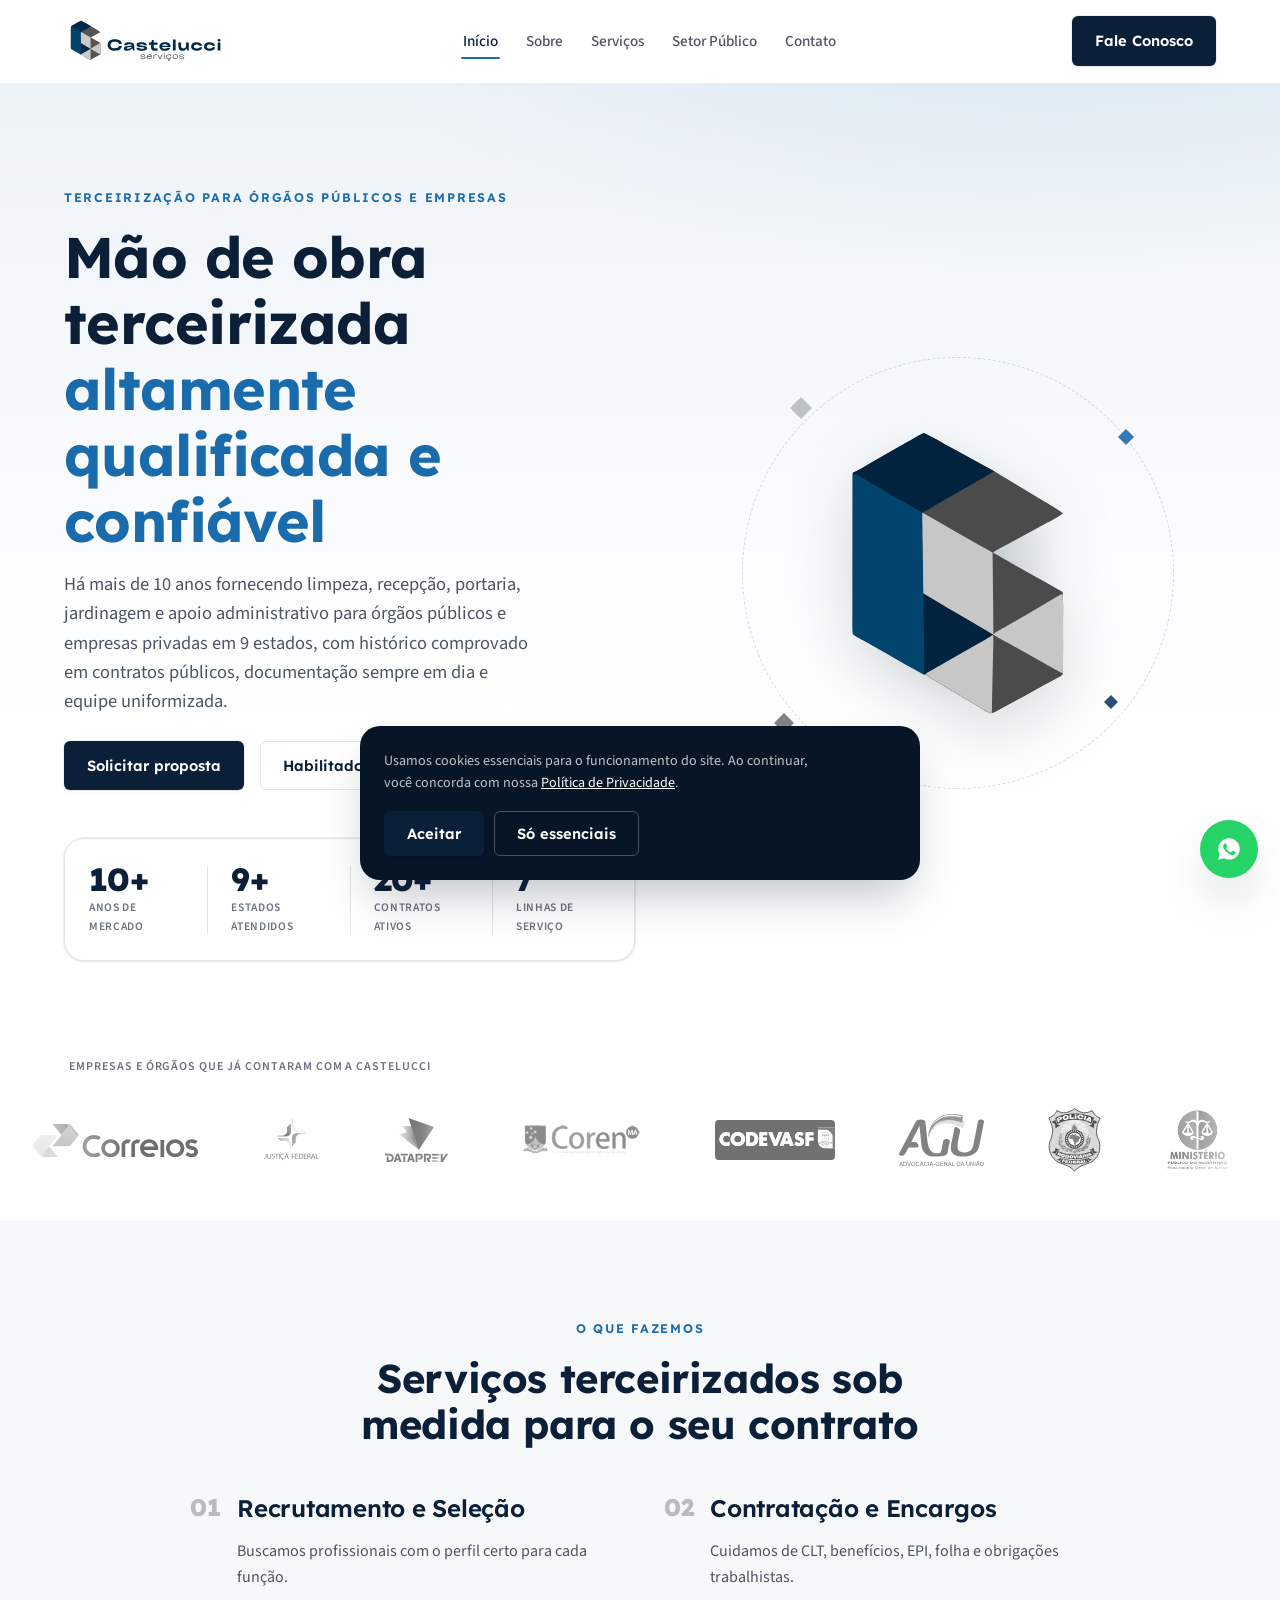
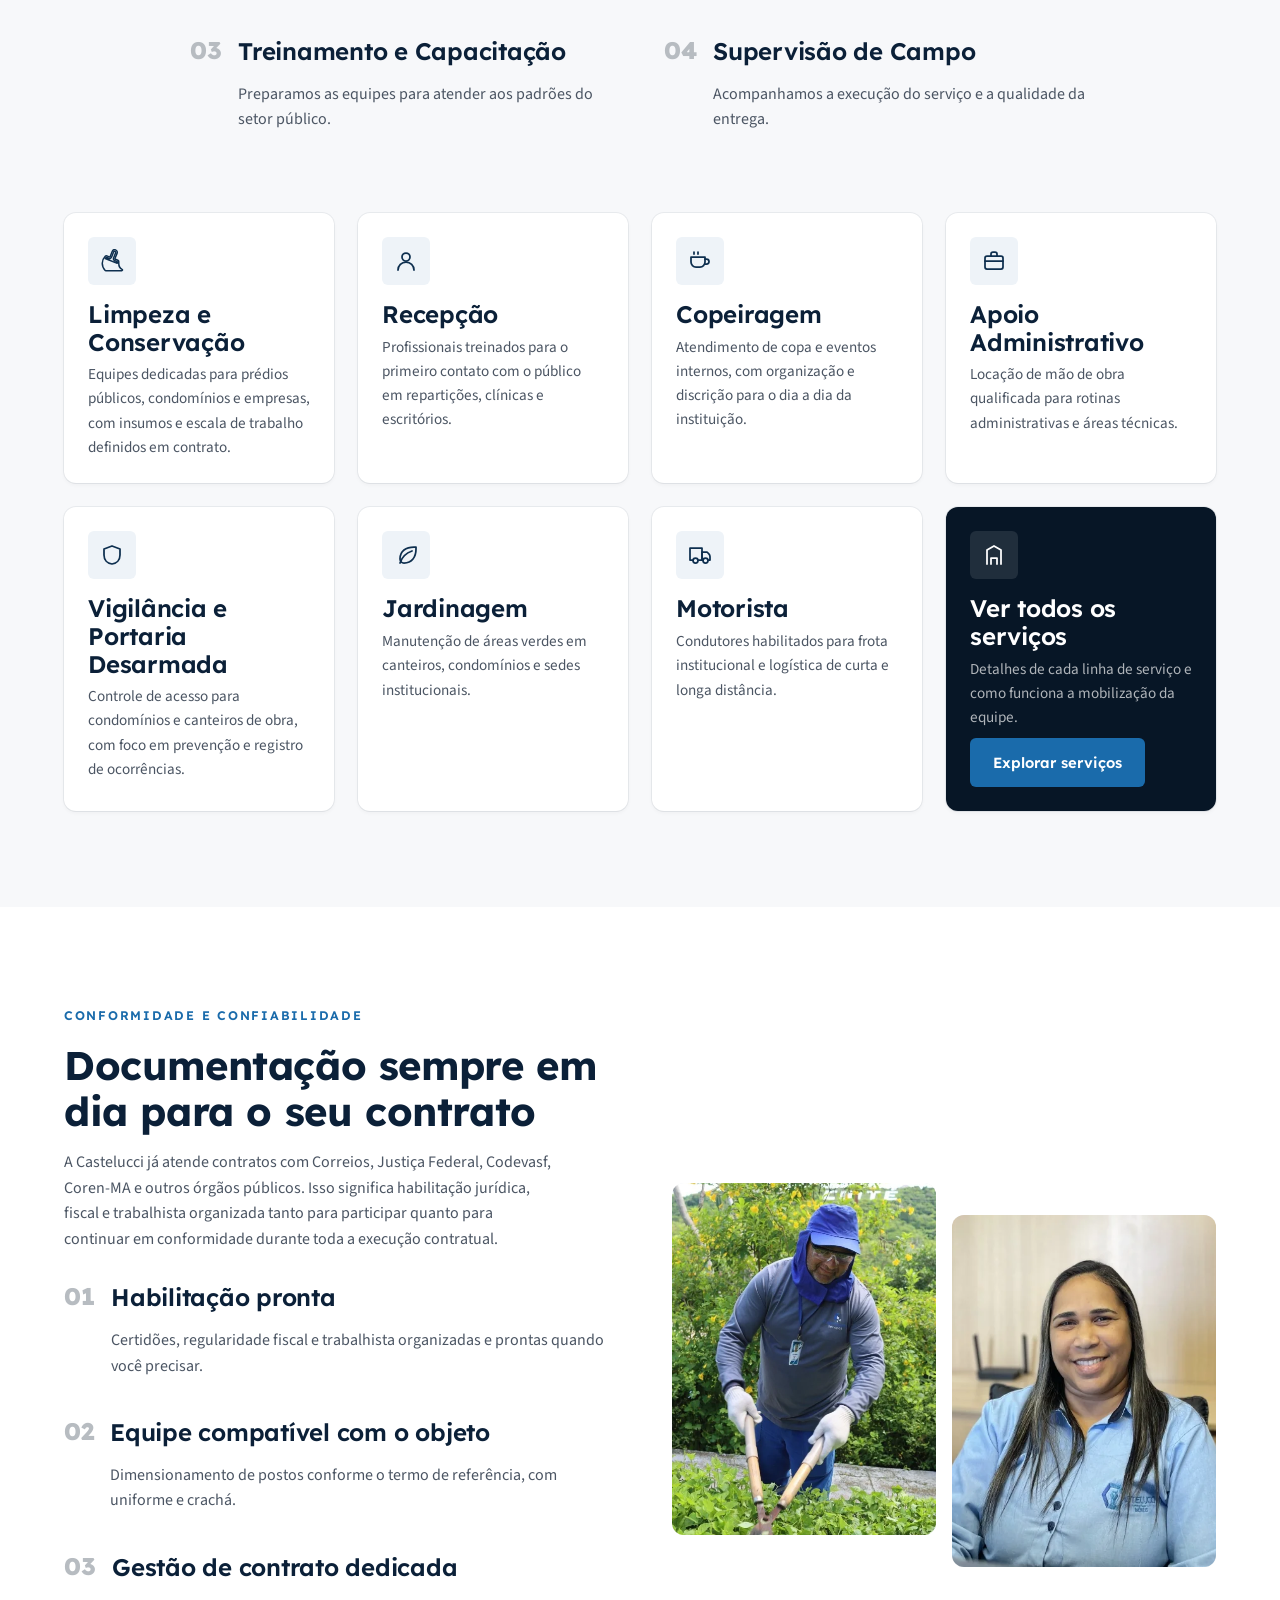
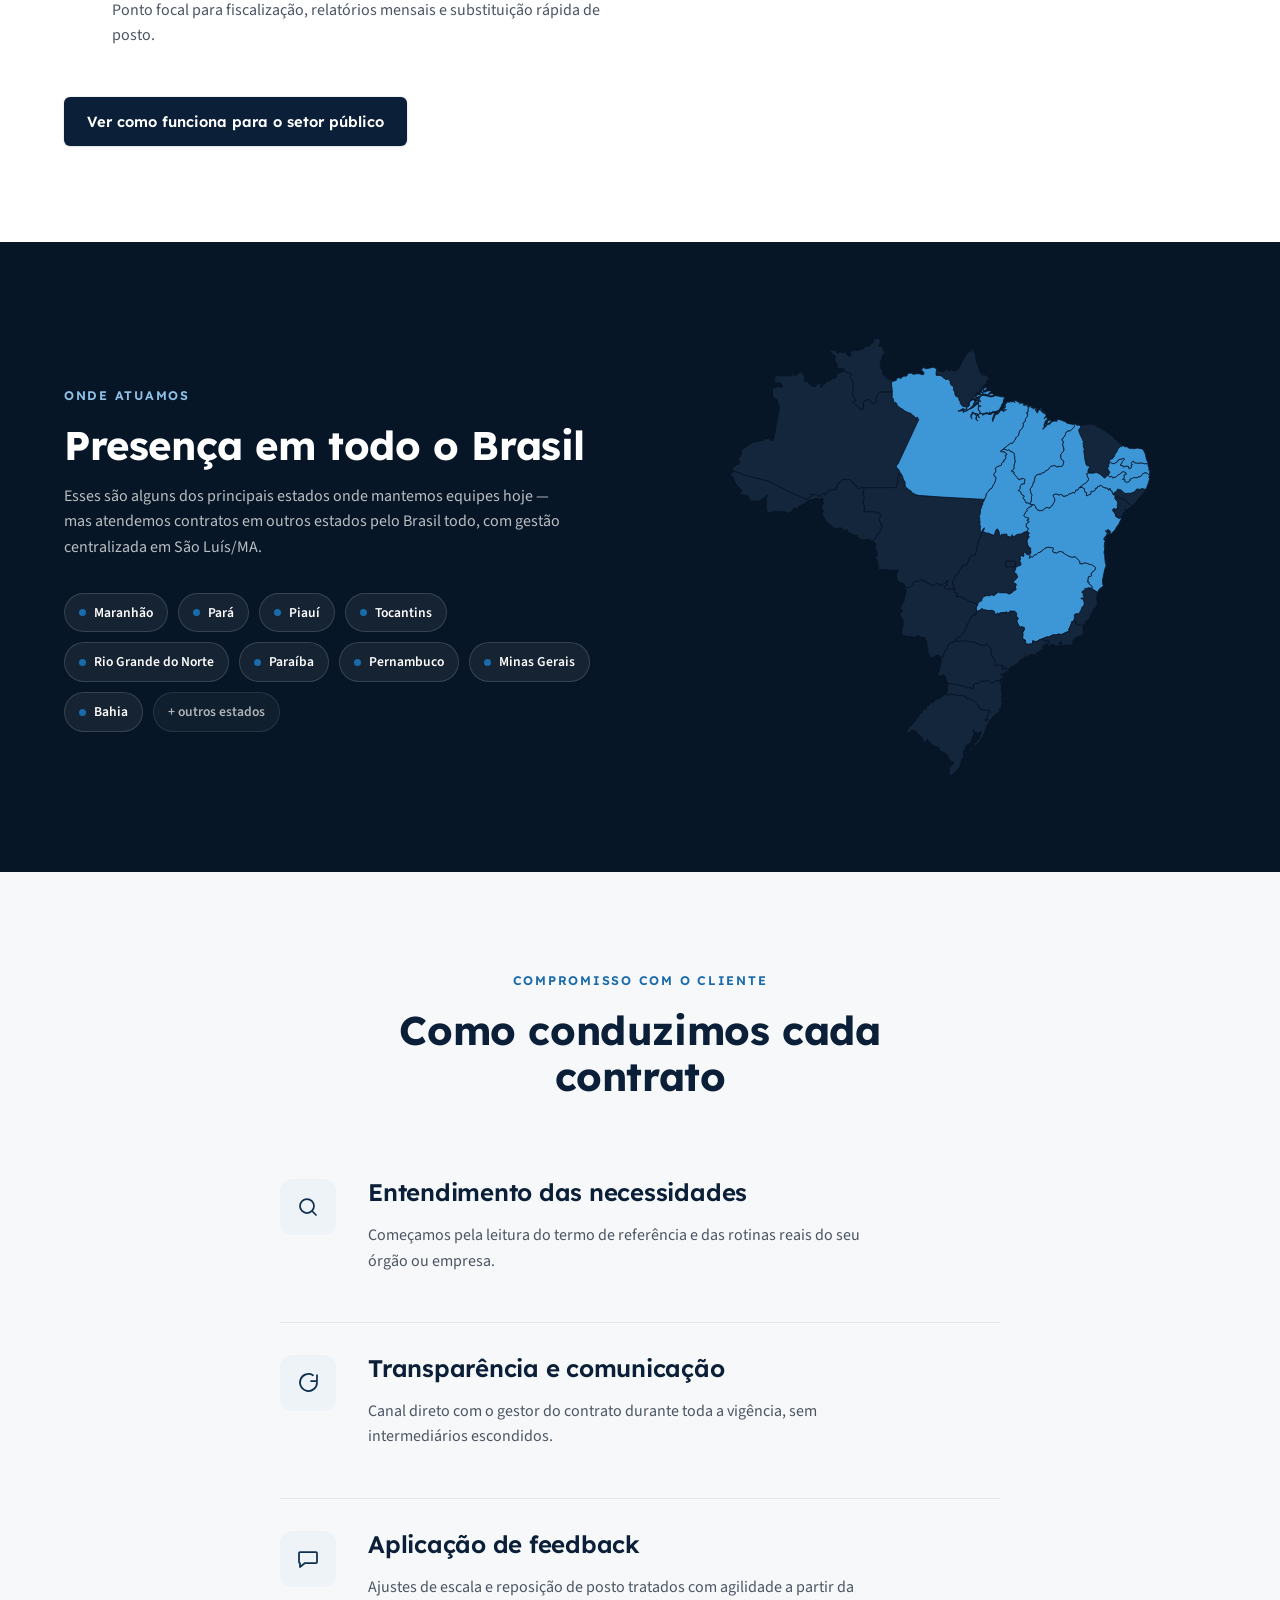
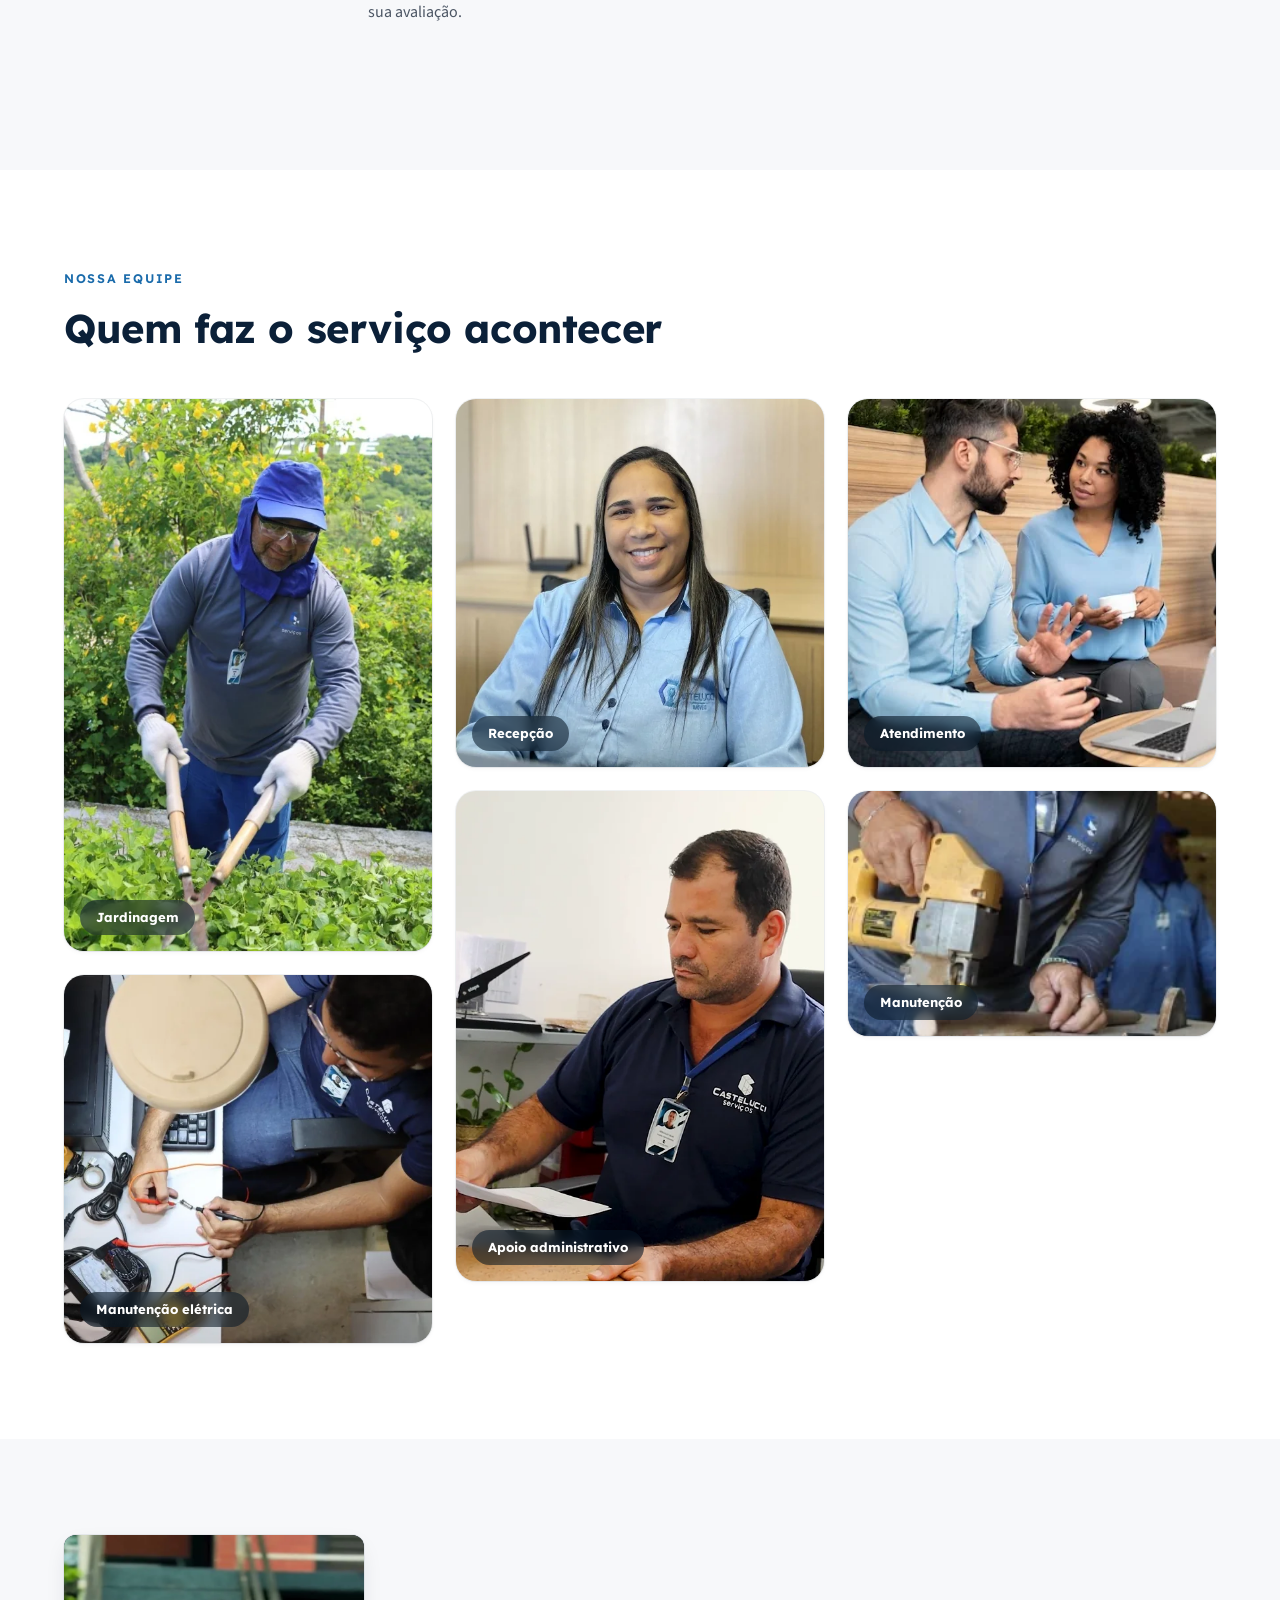
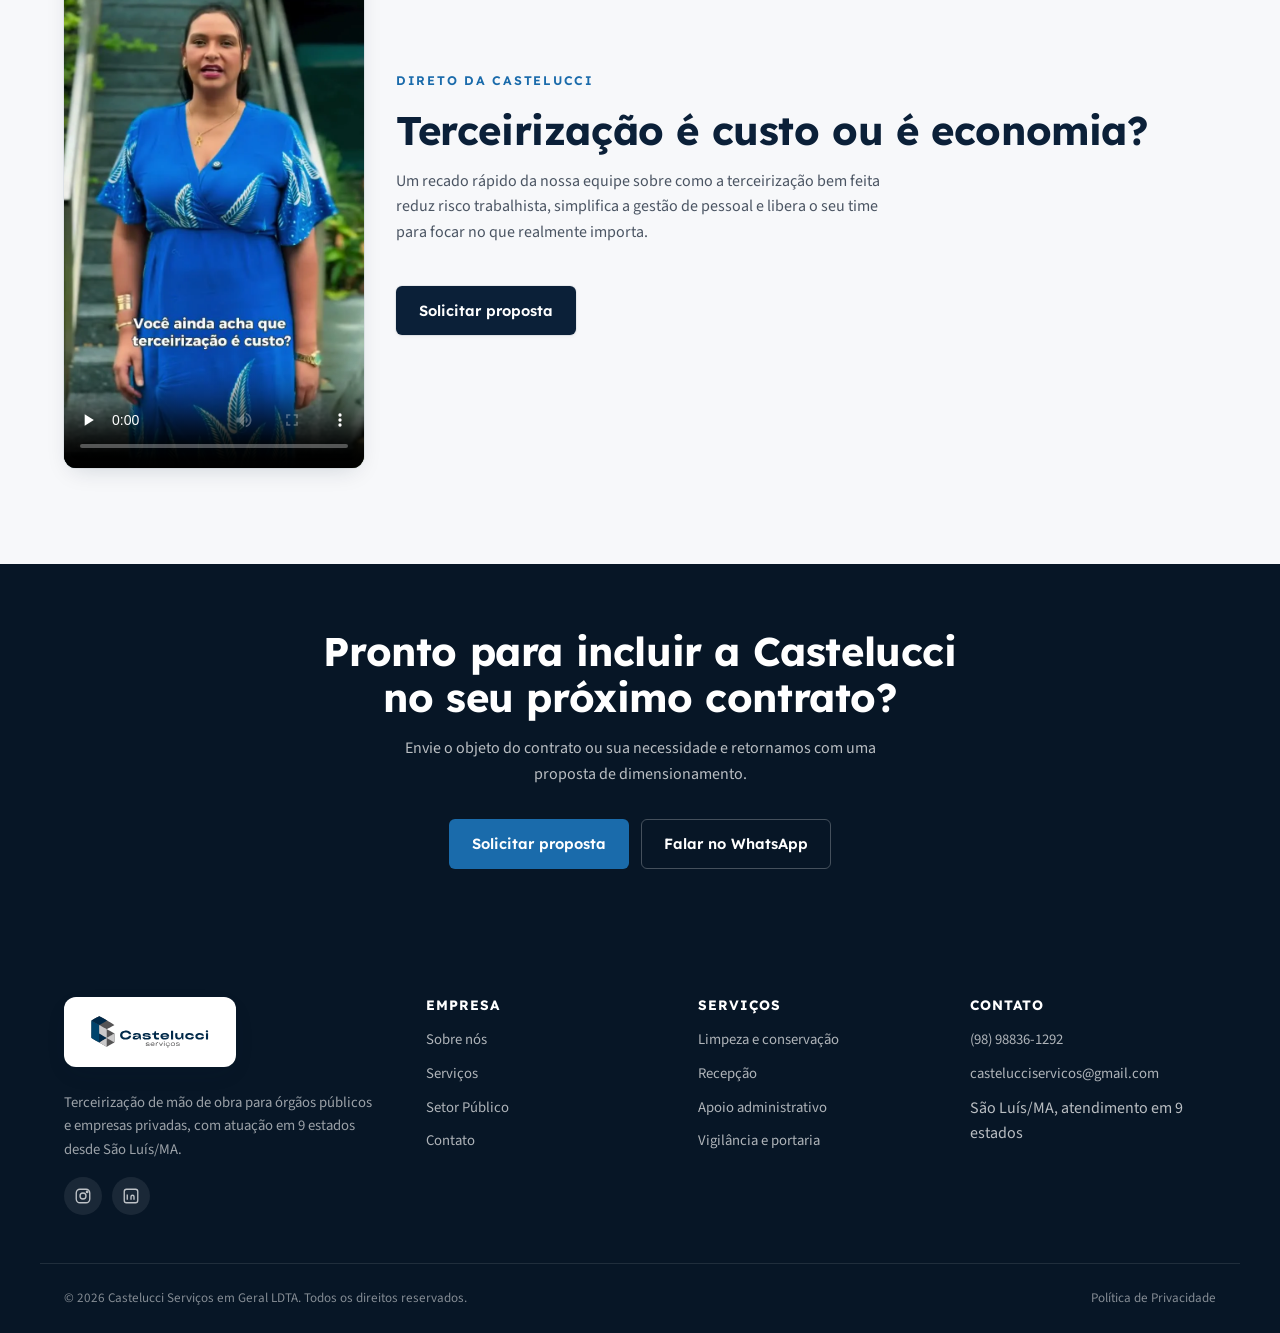
<file: index.html>
<!doctype html>
<html lang="pt-BR">
<head>
<meta charset="UTF-8">
<meta name="viewport" content="width=device-width, initial-scale=1">
<title>Castelucci Serviços</title>
<meta name="description" content="Terceirização de mão de obra para órgãos públicos e empresas privadas: limpeza, recepção, portaria, jardinagem, apoio administrativo e mais. Atuação em 9 estados, há mais de 10 anos.">
<link rel="icon" type="image/png" href="assets/img/brand/favicon-32.png">
<link rel="apple-touch-icon" href="assets/img/brand/apple-touch-icon.png">
<link rel="stylesheet" href="assets/css/style.css">
<meta property="og:title" content="Castelucci Serviços">
<meta property="og:description" content="Mão de obra terceirizada qualificada para órgãos públicos e empresas privadas em 9 estados do Brasil.">
<meta property="og:type" content="website">
<meta property="og:locale" content="pt_BR">
<link rel="canonical" href="https://www.castelucciservicos.com/">
<meta property="og:url" content="https://www.castelucciservicos.com/">
<script type="application/ld+json">
{"@context":"https://schema.org","@type":"Organization","name":"Castelucci Serviços","description":"Terceirização de mão de obra para órgãos públicos e empresas privadas.","areaServed":["MA","PA","PI","TO","RN","PB","PE","MG","BA"],"address":{"@type":"PostalAddress","streetAddress":"Av. Daniel de La Touche, 20, Sala 408, Prédio Mocelin Tower, Vila Vicente Fialho","addressLocality":"São Luís","addressRegion":"MA","postalCode":"65073-212","addressCountry":"BR"},"telephone":"+5598988361292","email":"castelucciservicos@gmail.com","sameAs":["https://www.instagram.com/castelucciservicos/","https://www.linkedin.com/in/castelucci-servi%C3%A7os-43a916307/"]}
</script>
</head>
<body>
<div id="load-progress"></div>
<a href="#main" class="skip-link">Pular para o conteúdo</a>

<header class="site-header" id="site-header">
  <div class="container nav">
    <a href="./" class="nav-brand">
      <img src="assets/img/brand/logo-azul-horizontal-vetorizada.svg" alt="Castelucci Serviços">
    </a>
    <nav class="nav-links" aria-label="Navegação principal">
      <a href="./" class="active">Início</a>
      <a href="sobre/">Sobre</a>
      <a href="servicos/">Serviços</a>
      <a href="setor-publico/">Setor Público</a>
      <a href="contato/">Contato</a>
    </nav>
    <div class="nav-actions">
      <a href="contato/" class="btn btn-primary nav-cta">Fale Conosco</a>
      <button class="nav-toggle" id="nav-toggle" aria-label="Abrir menu" aria-expanded="false" aria-controls="mobile-drawer">
        <svg width="20" height="20" viewBox="0 0 24 24" fill="none" stroke="currentColor" stroke-width="2" stroke-linecap="round"><line x1="4" y1="7" x2="20" y2="7"/><line x1="4" y1="12" x2="20" y2="12"/><line x1="4" y1="17" x2="20" y2="17"/></svg>
      </button>
    </div>
  </div>
</header>

<div class="drawer-scrim" id="drawer-scrim"></div>
<div class="mobile-drawer" id="mobile-drawer">
  <div class="mobile-drawer-head">
    <img src="assets/img/brand/icon-mark-white.svg" alt="">
    <button class="mobile-drawer-close" id="drawer-close" aria-label="Fechar menu">
      <svg width="18" height="18" viewBox="0 0 24 24" fill="none" stroke="currentColor" stroke-width="2" stroke-linecap="round"><line x1="18" y1="6" x2="6" y2="18"/><line x1="6" y1="6" x2="18" y2="18"/></svg>
    </button>
  </div>
  <nav>
    <a href="./">Início</a>
    <a href="sobre/">Sobre</a>
    <a href="servicos/">Serviços</a>
    <a href="setor-publico/">Setor Público</a>
    <a href="contato/">Contato</a>
  </nav>
  <div class="mobile-drawer-footer">
    <a href="contato/" class="btn btn-primary btn-block">Fale Conosco</a>
    <a href="https://wa.me/5598988361292" target="_blank" rel="noopener" class="btn btn-ghost btn-block" style="border-color:rgba(255,255,255,0.2);color:#fff;">Falar no WhatsApp</a>
  </div>
</div>

<main id="main">

<section class="hero">
  <div class="container hero-grid">
    <div class="hero-copy">
      <span class="eyebrow">Terceirização para órgãos públicos e empresas</span>
      <h1>Mão de obra terceirizada <span class="text-accent">altamente qualificada e confiável</span></h1>
      <p class="lead">Há mais de 10 anos fornecendo limpeza, recepção, portaria, jardinagem e apoio administrativo para órgãos públicos e empresas privadas em 9 estados, com histórico comprovado em contratos públicos, documentação sempre em dia e equipe uniformizada.</p>
      <div class="hero-actions">
        <a href="contato/" class="btn btn-primary">Solicitar proposta</a>
        <a href="setor-publico/" class="btn btn-ghost">Habilitados para contratos públicos</a>
      </div>
      <div class="hero-trust" data-reveal-group>
        <div class="hero-trust-item"><strong class="stat-number" data-count-to="10" data-suffix="+">0</strong><span>anos de mercado</span></div>
        <div class="hero-trust-item"><strong class="stat-number" data-count-to="9" data-suffix="+">0</strong><span>estados atendidos</span></div>
        <div class="hero-trust-item"><strong class="stat-number" data-count-to="20" data-suffix="+">0</strong><span>contratos ativos</span></div>
        <div class="hero-trust-item"><strong class="stat-number" data-count-to="7" data-suffix="">0</strong><span>linhas de serviço</span></div>
      </div>
    </div>
    <div class="cube-stage" aria-hidden="true">
      <div class="cube-orbit-ring"></div>
      <span class="cube-chip" style="--w:22px;--c:var(--slate-300);--t:6%;--l:8%;--d:60ms;--fx:-30px;--fy:-14px;"></span>
      <span class="cube-chip" style="--w:16px;--c:var(--blue-accent);--t:14%;--r:6%;--d:180ms;--fx:26px;--fy:-20px;"></span>
      <span class="cube-chip" style="--w:20px;--c:var(--slate-500);--b:10%;--l:4%;--d:260ms;--fx:-22px;--fy:22px;"></span>
      <span class="cube-chip" style="--w:14px;--c:var(--navy-700);--b:16%;--r:10%;--d:340ms;--fx:24px;--fy:18px;"></span>
      <div class="cube-mark-wrap" id="cube-mark-wrap">
        <div class="cube-mark-idle">
          <img src="assets/img/brand/logo-vetorizada.svg" alt="Marca Castelucci Serviços" id="cube-mark-img">
        </div>
      </div>
    </div>
  </div>
</section>

<section class="section" style="padding-top:0;padding-bottom:var(--space-6);">
  <div class="container">
    <p class="breadcrumb" style="text-align:center;text-transform:uppercase;letter-spacing:0.08em;font-size:0.75rem;font-weight:600;">Empresas e órgãos que já contaram com a Castelucci</p>
  </div>
  <div class="logos-marquee" style="margin-top:var(--space-5);" data-reveal>
    <div class="logos-track">
      <div class="logos-set">
        <img src="assets/img/clientes/correios.svg" alt="Correios" style="height:34px;">
        <img src="assets/img/clientes/justica-federal.svg" alt="Justiça Federal" style="height:60px;">
        <img src="assets/img/clientes/dataprev.svg" alt="Dataprev" style="height:44px;">
        <img src="assets/img/clientes/coren-ma.png" alt="Coren-MA" style="height:52px;">
        <img src="assets/img/clientes/codevasf.svg" alt="Codevasf" style="height:40px;border-radius:4px;">
        <img src="assets/img/clientes/agu.svg" alt="Advocacia-Geral da União" style="height:52px;">
        <img src="assets/img/clientes/prf.svg" alt="Polícia Rodoviária Federal" style="height:64px;">
        <img src="assets/img/clientes/ministerio-publico-ma.png" alt="Ministério Público do Maranhão" style="height:64px;">
        <img src="assets/img/clientes/castelli-residence.png" alt="Castelli Residence" style="height:50px;">
        <img src="assets/img/clientes/condominio-andressa.png" alt="Condomínio Andressa" style="height:44px;">
      </div>
      <div class="logos-set" aria-hidden="true">
        <img src="assets/img/clientes/correios.svg" alt="" style="height:34px;">
        <img src="assets/img/clientes/justica-federal.svg" alt="" style="height:60px;">
        <img src="assets/img/clientes/dataprev.svg" alt="" style="height:44px;">
        <img src="assets/img/clientes/coren-ma.png" alt="" style="height:52px;">
        <img src="assets/img/clientes/codevasf.svg" alt="" style="height:40px;border-radius:4px;">
        <img src="assets/img/clientes/agu.svg" alt="" style="height:52px;">
        <img src="assets/img/clientes/prf.svg" alt="" style="height:64px;">
        <img src="assets/img/clientes/ministerio-publico-ma.png" alt="" style="height:64px;">
        <img src="assets/img/clientes/castelli-residence.png" alt="" style="height:50px;">
        <img src="assets/img/clientes/condominio-andressa.png" alt="" style="height:44px;">
      </div>
    </div>
  </div>
</section>

<section class="section section-alt">
  <div class="container">
    <div class="section-head center">
      <span class="eyebrow" style="justify-content:center;">O que fazemos</span>
      <h2>Serviços terceirizados sob medida para o seu contrato</h2>
    </div>
    <div class="grid grid-2" style="gap:var(--space-5) var(--space-6);max-width:900px;margin:0 auto var(--space-7);" data-reveal-group>
      <div class="pillar">
        <span class="num">01</span>
        <div><h3>Recrutamento e Seleção</h3><p>Buscamos profissionais com o perfil certo para cada função.</p></div>
      </div>
      <div class="pillar">
        <span class="num">02</span>
        <div><h3>Contratação e Encargos</h3><p>Cuidamos de CLT, benefícios, EPI, folha e obrigações trabalhistas.</p></div>
      </div>
      <div class="pillar">
        <span class="num">03</span>
        <div><h3>Treinamento e Capacitação</h3><p>Preparamos as equipes para atender aos padrões do setor público.</p></div>
      </div>
      <div class="pillar">
        <span class="num">04</span>
        <div><h3>Supervisão de Campo</h3><p>Acompanhamos a execução do serviço e a qualidade da entrega.</p></div>
      </div>
    </div>
    <div class="grid grid-4" data-reveal-group>
      <div class="card">
        <div class="card-icon"><svg width="24" height="24" viewBox="0 0 256 256" fill="none" stroke="currentColor" stroke-width="16" stroke-linecap="round" stroke-linejoin="round"><path d="M235.5,216.81c-22.56-11-35.5-34.58-35.5-64.8V134.73a15.94,15.94,0,0,0-10.09-14.87L165,110a8,8,0,0,1-4.48-10.34l21.32-53a28,28,0,0,0-16.1-37,28.14,28.14,0,0,0-35.82,16,.61.61,0,0,0,0,.12L108.9,79a8,8,0,0,1-10.37,4.49L73.11,73.14A15.89,15.89,0,0,0,55.74,76.8C34.68,98.45,24,123.75,24,152a111.45,111.45,0,0,0,31.18,77.53A8,8,0,0,0,61,232H232a8,8,0,0,0,3.5-15.19Z"/><path d="M67.14,88l25.41,10.3a24,24,0,0,0,31.23-13.45l21-53c2.56-6.11,9.47-9.27,15.43-7a12,12,0,0,1,6.88,15.92L145.69,93.76a24,24,0,0,0,13.43,31.14L184,134.73V152c0,.33,0,.66,0,1L55.77,101.71A108.84,108.84,0,0,1,67.14,88Z"/></svg></div>
        <h3>Limpeza e Conservação</h3>
        <p>Equipes dedicadas para prédios públicos, condomínios e empresas, com insumos e escala de trabalho definidos em contrato.</p>
      </div>
      <div class="card">
        <div class="card-icon"><svg width="24" height="24" viewBox="0 0 24 24" fill="none" stroke="currentColor" stroke-width="1.75" stroke-linecap="round" stroke-linejoin="round"><circle cx="12" cy="8" r="4"/><path d="M4 21c0-4.4 3.6-8 8-8s8 3.6 8 8"/></svg></div>
        <h3>Recepção</h3>
        <p>Profissionais treinados para o primeiro contato com o público em repartições, clínicas e escritórios.</p>
      </div>
      <div class="card">
        <div class="card-icon"><svg width="24" height="24" viewBox="0 0 24 24" fill="none" stroke="currentColor" stroke-width="1.75" stroke-linecap="round" stroke-linejoin="round"><path d="M3 8h14v5a5 5 0 0 1-5 5H8a5 5 0 0 1-5-5V8Z"/><path d="M17 10h1.5a2.5 2.5 0 0 1 0 5H17"/><path d="M6 3v2M10 3v2"/></svg></div>
        <h3>Copeiragem</h3>
        <p>Atendimento de copa e eventos internos, com organização e discrição para o dia a dia da instituição.</p>
      </div>
      <div class="card">
        <div class="card-icon"><svg width="24" height="24" viewBox="0 0 24 24" fill="none" stroke="currentColor" stroke-width="1.75" stroke-linecap="round" stroke-linejoin="round"><rect x="3" y="7" width="18" height="13" rx="2"/><path d="M9 7V5a2 2 0 0 1 2-2h2a2 2 0 0 1 2 2v2"/><path d="M3 12h18"/></svg></div>
        <h3>Apoio Administrativo</h3>
        <p>Locação de mão de obra qualificada para rotinas administrativas e áreas técnicas.</p>
      </div>
      <div class="card">
        <div class="card-icon"><svg width="24" height="24" viewBox="0 0 24 24" fill="none" stroke="currentColor" stroke-width="1.75" stroke-linecap="round" stroke-linejoin="round"><path d="M12 3 4 6v6c0 5 3.4 8.4 8 9 4.6-.6 8-4 8-9V6l-8-3Z"/></svg></div>
        <h3>Vigilância e Portaria Desarmada</h3>
        <p>Controle de acesso para condomínios e canteiros de obra, com foco em prevenção e registro de ocorrências.</p>
      </div>
      <div class="card">
        <div class="card-icon"><svg width="24" height="24" viewBox="0 0 24 24" fill="none" stroke="currentColor" stroke-width="1.75" stroke-linecap="round" stroke-linejoin="round"><path d="M20 4c-8 0-14 4-14 12 0 2.2 1.8 4 4 4 8 0 12-6 12-14V4h-2Z"/><path d="M6 20c2-6 6-10 12-12"/></svg></div>
        <h3>Jardinagem</h3>
        <p>Manutenção de áreas verdes em canteiros, condomínios e sedes institucionais.</p>
      </div>
      <div class="card">
        <div class="card-icon"><svg width="24" height="24" viewBox="0 0 24 24" fill="none" stroke="currentColor" stroke-width="1.75" stroke-linecap="round" stroke-linejoin="round"><path d="M10 17h4V5H2v12h3"/><path d="M20 17h2v-3.34a4 4 0 0 0-1.17-2.83L19 9h-5v8h1"/><circle cx="7.5" cy="17.5" r="2.5"/><circle cx="17.5" cy="17.5" r="2.5"/></svg></div>
        <h3>Motorista</h3>
        <p>Condutores habilitados para frota institucional e logística de curta e longa distância.</p>
      </div>
      <div class="card" style="background:var(--navy-950);border:none;">
        <div class="card-icon" style="background:rgba(255,255,255,0.1);color:#fff;"><svg width="24" height="24" viewBox="0 0 24 24" fill="none" stroke="currentColor" stroke-width="1.75" stroke-linecap="round" stroke-linejoin="round"><path d="M5 21V7l7-4 7 4v14"/><path d="M9 21v-6h6v6"/></svg></div>
        <h3 style="color:#fff;">Ver todos os serviços</h3>
        <p style="color:rgba(255,255,255,0.68);">Detalhes de cada linha de serviço e como funciona a mobilização da equipe.</p>
        <a href="servicos/" class="btn btn-accent" style="margin-top:var(--space-2);">Explorar serviços</a>
      </div>
    </div>
  </div>
</section>

<section class="section">
  <div class="container">
    <div class="grid grid-2" style="align-items:center;gap:var(--space-7);">
      <div data-reveal>
        <span class="eyebrow">Conformidade e confiabilidade</span>
        <h2>Documentação sempre em dia para o seu contrato</h2>
        <p>A Castelucci já atende contratos com Correios, Justiça Federal, Codevasf, Coren-MA e outros órgãos públicos. Isso significa habilitação jurídica, fiscal e trabalhista organizada tanto para participar quanto para continuar em conformidade durante toda a execução contratual.</p>
        <div class="grid" style="gap:var(--space-4);margin-top:var(--space-5);">
          <div class="pillar">
            <span class="num">01</span>
            <div><h3>Habilitação pronta</h3><p>Certidões, regularidade fiscal e trabalhista organizadas e prontas quando você precisar.</p></div>
          </div>
          <div class="pillar">
            <span class="num">02</span>
            <div><h3>Equipe compatível com o objeto</h3><p>Dimensionamento de postos conforme o termo de referência, com uniforme e crachá.</p></div>
          </div>
          <div class="pillar">
            <span class="num">03</span>
            <div><h3>Gestão de contrato dedicada</h3><p>Ponto focal para fiscalização, relatórios mensais e substituição rápida de posto.</p></div>
          </div>
        </div>
        <a href="setor-publico/" class="btn btn-primary" style="margin-top:var(--space-5);">Ver como funciona para o setor público</a>
      </div>
      <div class="grid" style="grid-template-columns:1fr 1fr;gap:var(--space-3);" data-reveal-group>
        <div class="media" style="aspect-ratio:3/4;"><div class="skel"></div><img src="assets/img/equipe/jardinagem-01.webp" alt="Colaborador da Castelucci Serviços realizando manutenção de jardim" loading="lazy"></div>
        <div class="media" style="aspect-ratio:3/4;margin-top:var(--space-5);"><div class="skel"></div><img src="assets/img/equipe/recepcao-01.webp" alt="Recepcionista da Castelucci Serviços atendendo ao telefone" loading="lazy"></div>
      </div>
    </div>
  </div>
</section>

<section class="section section-navy">
  <div class="container coverage-wrap">
    <div data-reveal>
      <span class="eyebrow" style="color:#8fc1e8;">Onde atuamos</span>
      <h2>Presença em todo o Brasil</h2>
      <p>Esses são alguns dos principais estados onde mantemos equipes hoje — mas atendemos contratos em outros estados pelo Brasil todo, com gestão centralizada em São Luís/MA.</p>
      <div style="display:flex;flex-wrap:wrap;gap:10px;margin-top:var(--space-5);">
        <span class="state-chip"><span class="dot"></span>Maranhão</span>
        <span class="state-chip"><span class="dot"></span>Pará</span>
        <span class="state-chip"><span class="dot"></span>Piauí</span>
        <span class="state-chip"><span class="dot"></span>Tocantins</span>
        <span class="state-chip"><span class="dot"></span>Rio Grande do Norte</span>
        <span class="state-chip"><span class="dot"></span>Paraíba</span>
        <span class="state-chip"><span class="dot"></span>Pernambuco</span>
        <span class="state-chip"><span class="dot"></span>Minas Gerais</span>
        <span class="state-chip"><span class="dot"></span>Bahia</span>
        <span class="state-chip" style="opacity:0.68;">+ outros estados</span>
      </div>
    </div>
    <div data-reveal class="coverage-map">
      <img src="assets/img/mapa-cobertura.svg" alt="Mapa do Brasil com alguns dos principais estados atendidos pela Castelucci Serviços destacados: Maranhão, Pará, Piauí, Tocantins, Rio Grande do Norte, Paraíba, Pernambuco, Minas Gerais e Bahia, entre outros." width="520" height="543" loading="lazy">
    </div>
  </div>
</section>

<section class="section section-alt">
  <div class="container">
    <div class="section-head center">
      <span class="eyebrow" style="justify-content:center;">Compromisso com o cliente</span>
      <h2>Como conduzimos cada contrato</h2>
    </div>
    <div style="max-width:720px;margin:0 auto;">
      <div class="service-row" data-reveal>
        <div class="icon"><svg width="24" height="24" viewBox="0 0 24 24" fill="none" stroke="currentColor" stroke-width="1.75" stroke-linecap="round" stroke-linejoin="round"><circle cx="11" cy="11" r="7"/><path d="m20 20-3.5-3.5"/></svg></div>
        <div>
          <h3>Entendimento das necessidades</h3>
          <p>Começamos pela leitura do termo de referência e das rotinas reais do seu órgão ou empresa.</p>
        </div>
      </div>
      <div class="service-row" data-reveal>
        <div class="icon"><svg width="24" height="24" viewBox="0 0 24 24" fill="none" stroke="currentColor" stroke-width="1.75" stroke-linecap="round" stroke-linejoin="round"><path d="M21 11.5a8.5 8.5 0 1 1-4-7.2"/><path d="M21 4v6h-6"/></svg></div>
        <div>
          <h3>Transparência e comunicação</h3>
          <p>Canal direto com o gestor do contrato durante toda a vigência, sem intermediários escondidos.</p>
        </div>
      </div>
      <div class="service-row" data-reveal>
        <div class="icon"><svg width="24" height="24" viewBox="0 0 24 24" fill="none" stroke="currentColor" stroke-width="1.75" stroke-linecap="round" stroke-linejoin="round"><path d="M4 5h16a1 1 0 0 1 1 1v9a1 1 0 0 1-1 1H9l-5 4v-4H4a1 1 0 0 1-1-1V6a1 1 0 0 1 1-1Z"/></svg></div>
        <div>
          <h3>Aplicação de feedback</h3>
          <p>Ajustes de escala e reposição de posto tratados com agilidade a partir da sua avaliação.</p>
        </div>
      </div>
    </div>
  </div>
</section>

<section class="section">
  <div class="container">
    <div class="section-head">
      <span class="eyebrow">Nossa equipe</span>
      <h2>Quem faz o serviço acontecer</h2>
    </div>
    <div class="equipe-gallery">
      <div class="equipe-col">
        <div class="equipe-shot" style="aspect-ratio:2/3;">
          <img src="assets/img/equipe/jardinagem-01.webp" alt="Colaborador da Castelucci Serviços realizando manutenção de jardim" loading="lazy" style="object-position:50% 30%;">
          <span class="equipe-shot-label">Jardinagem</span>
        </div>
        <div class="equipe-shot" style="aspect-ratio:1/1;">
          <img src="assets/img/equipe/manutencao-eletrica-01.webp" alt="Colaborador da Castelucci Serviços realizando manutenção elétrica" loading="lazy" style="object-position:66% 32%;">
          <span class="equipe-shot-label">Manutenção elétrica</span>
        </div>
      </div>
      <div class="equipe-col">
        <div class="equipe-shot" style="aspect-ratio:1/1;">
          <img src="assets/img/equipe/recepcao-01.webp" alt="Recepcionista da Castelucci Serviços atendendo ao telefone" loading="lazy" style="object-position:50% 38%;">
          <span class="equipe-shot-label">Recepção</span>
        </div>
        <div class="equipe-shot" style="aspect-ratio:3/4;">
          <img src="assets/img/equipe/apoio-administrativo-02.webp" alt="Colaborador da Castelucci Serviços em atividade administrativa" loading="lazy" style="object-position:50% 22%;">
          <span class="equipe-shot-label">Apoio administrativo</span>
        </div>
      </div>
      <div class="equipe-col">
        <div class="equipe-shot" style="aspect-ratio:1/1;">
          <img src="assets/img/equipe/atendimento-01.webp" alt="Colaboradores da Castelucci Serviços em atendimento" loading="lazy" style="object-position:50% 32%;">
          <span class="equipe-shot-label">Atendimento</span>
        </div>
        <div class="equipe-shot" style="aspect-ratio:3/2;">
          <img src="assets/img/equipe/manutencao-marcenaria-01.webp" alt="Colaborador da Castelucci Serviços em serviço de manutenção" loading="lazy" style="object-position:50% 55%;">
          <span class="equipe-shot-label">Manutenção</span>
        </div>
      </div>
    </div>
  </div>
</section>

<section class="section section-alt">
  <div class="container">
    <div class="video-feature">
      <div class="video-card" data-reveal>
        <video controls preload="none" poster="assets/img/equipe/video-porque-contratar-poster.webp" playsinline>
          <source src="assets/video/porque-contratar-castelucci.mp4" type="video/mp4">
        </video>
      </div>
      <div data-reveal>
        <span class="eyebrow">Direto da Castelucci</span>
        <h2>Terceirização é custo ou é economia?</h2>
        <p>Um recado rápido da nossa equipe sobre como a terceirização bem feita reduz risco trabalhista, simplifica a gestão de pessoal e libera o seu time para focar no que realmente importa.</p>
        <a href="contato/" class="btn btn-primary" style="margin-top:var(--space-4);">Solicitar proposta</a>
      </div>
    </div>
  </div>
</section>

<section class="section section-navy" style="padding:var(--space-7) 0;">
  <div class="container" style="text-align:center;" data-reveal>
    <h2 style="max-width:640px;margin:0 auto var(--space-3);">Pronto para incluir a Castelucci no seu próximo contrato?</h2>
    <p style="max-width:520px;margin:0 auto var(--space-5);">Envie o objeto do contrato ou sua necessidade e retornamos com uma proposta de dimensionamento.</p>
    <div style="display:flex;gap:12px;justify-content:center;flex-wrap:wrap;">
      <a href="contato/" class="btn btn-accent">Solicitar proposta</a>
      <a href="https://wa.me/5598988361292" target="_blank" rel="noopener" class="btn btn-ghost" style="border-color:rgba(255,255,255,0.25);color:#fff;">Falar no WhatsApp</a>
    </div>
  </div>
</section>

</main>

<footer class="site-footer">
  <div class="container footer-grid">
    <div class="footer-brand">
      <div class="footer-logo-plate">
        <img src="assets/img/brand/logo-azul-horizontal-vetorizada.svg" alt="Castelucci Serviços">
      </div>
      <p>Terceirização de mão de obra para órgãos públicos e empresas privadas, com atuação em 9 estados desde São Luís/MA.</p>
      <div class="social-row">
        <a href="https://www.instagram.com/castelucciservicos/" aria-label="Instagram da Castelucci Serviços" target="_blank" rel="noopener"><svg width="18" height="18" viewBox="0 0 24 24" fill="none" stroke="currentColor" stroke-width="1.8"><rect x="3" y="3" width="18" height="18" rx="5"/><circle cx="12" cy="12" r="4"/><circle cx="17.5" cy="6.5" r="1"/></svg></a>
        <a href="https://www.linkedin.com/in/castelucci-servi%C3%A7os-43a916307/" aria-label="LinkedIn da Castelucci Serviços" target="_blank" rel="noopener"><svg width="18" height="18" viewBox="0 0 24 24" fill="none" stroke="currentColor" stroke-width="1.8"><rect x="3" y="3" width="18" height="18" rx="3"/><path d="M7 10v7M7 7v.01M12 17v-4a2 2 0 0 1 4 0v4M12 13v4"/></svg></a>
      </div>
    </div>
    <div class="footer-col">
      <h4>Empresa</h4>
      <a href="sobre/">Sobre nós</a>
      <a href="servicos/">Serviços</a>
      <a href="setor-publico/">Setor Público</a>
      <a href="contato/">Contato</a>
    </div>
    <div class="footer-col">
      <h4>Serviços</h4>
      <a href="servicos/#limpeza">Limpeza e conservação</a>
      <a href="servicos/#recepcao">Recepção</a>
      <a href="servicos/#administrativo">Apoio administrativo</a>
      <a href="servicos/#vigilancia">Vigilância e portaria</a>
    </div>
    <div class="footer-col">
      <h4>Contato</h4>
      <a href="tel:+5598988361292">(98) 98836-1292</a>
      <a href="mailto:castelucciservicos@gmail.com">castelucciservicos@gmail.com</a>
      <span>São Luís/MA, atendimento em 9 estados</span>
    </div>
  </div>
  <div class="container footer-bottom">
    <span>© <span id="year"></span> Castelucci Serviços em Geral LDTA. Todos os direitos reservados.</span>
    <a href="politica-de-privacidade/">Política de Privacidade</a>
  </div>
</footer>

<div class="floating-widget" id="floating-widget">
  <div class="floating-panel">
    <h4>Fale com a Castelucci</h4>
    <p>Tire dúvidas sobre serviços, propostas ou editais em andamento.</p>
    <a href="https://wa.me/5598988361292" target="_blank" rel="noopener" class="btn btn-primary btn-block">Abrir WhatsApp</a>
  </div>
  <button class="floating-toggle" id="floating-toggle" aria-label="Abrir chat do WhatsApp" aria-expanded="false">
    <svg width="26" height="26" viewBox="0 0 24 24" fill="currentColor"><path d="M12.04 2C6.58 2 2.13 6.45 2.13 11.91c0 1.75.46 3.39 1.26 4.81L2 22l5.42-1.35a9.9 9.9 0 0 0 4.62 1.14h.01c5.46 0 9.9-4.45 9.9-9.9C21.96 6.45 17.5 2 12.04 2Zm5.8 14.13c-.24.68-1.38 1.3-1.9 1.34-.5.05-1 .24-3.36-.72-2.84-1.16-4.66-4.02-4.8-4.2-.14-.19-1.15-1.53-1.15-2.92s.72-2.07.98-2.35c.25-.28.55-.35.73-.35h.53c.17 0 .4-.02.62.48.24.55.8 1.9.87 2.04.07.14.12.3.02.49-.1.19-.15.3-.3.47-.15.16-.31.37-.44.5-.15.14-.3.3-.13.6.17.3.75 1.25 1.62 2.02 1.11.99 2.05 1.3 2.34 1.45.3.14.47.12.64-.07.17-.2.72-.84.92-1.12.19-.28.38-.24.64-.14.26.1 1.65.78 1.94.92.28.14.47.2.54.32.07.12.07.68-.17 1.36Z"/></svg>
  </button>
</div>

<button class="back-to-top" id="back-to-top" aria-label="Voltar ao topo">
  <svg width="18" height="18" viewBox="0 0 24 24" fill="none" stroke="currentColor" stroke-width="2" stroke-linecap="round" stroke-linejoin="round"><path d="m18 15-6-6-6 6"/></svg>
</button>

<div class="cookie-banner" id="cookie-banner" role="dialog" aria-label="Aviso de cookies">
  <p>Usamos cookies essenciais para o funcionamento do site. Ao continuar, você concorda com nossa <a href="politica-de-privacidade/" style="color:#fff;text-decoration:underline;">Política de Privacidade</a>.</p>
  <div class="cookie-actions">
    <button class="btn btn-primary" data-consent="accepted">Aceitar</button>
    <button class="btn btn-ghost" data-consent="essential" style="border-color:rgba(255,255,255,0.25);color:#fff;">Só essenciais</button>
  </div>
</div>

<script>document.getElementById("year").textContent = new Date().getFullYear();</script>
<script src="assets/js/main.js"></script>
</body>
</html>
</file>
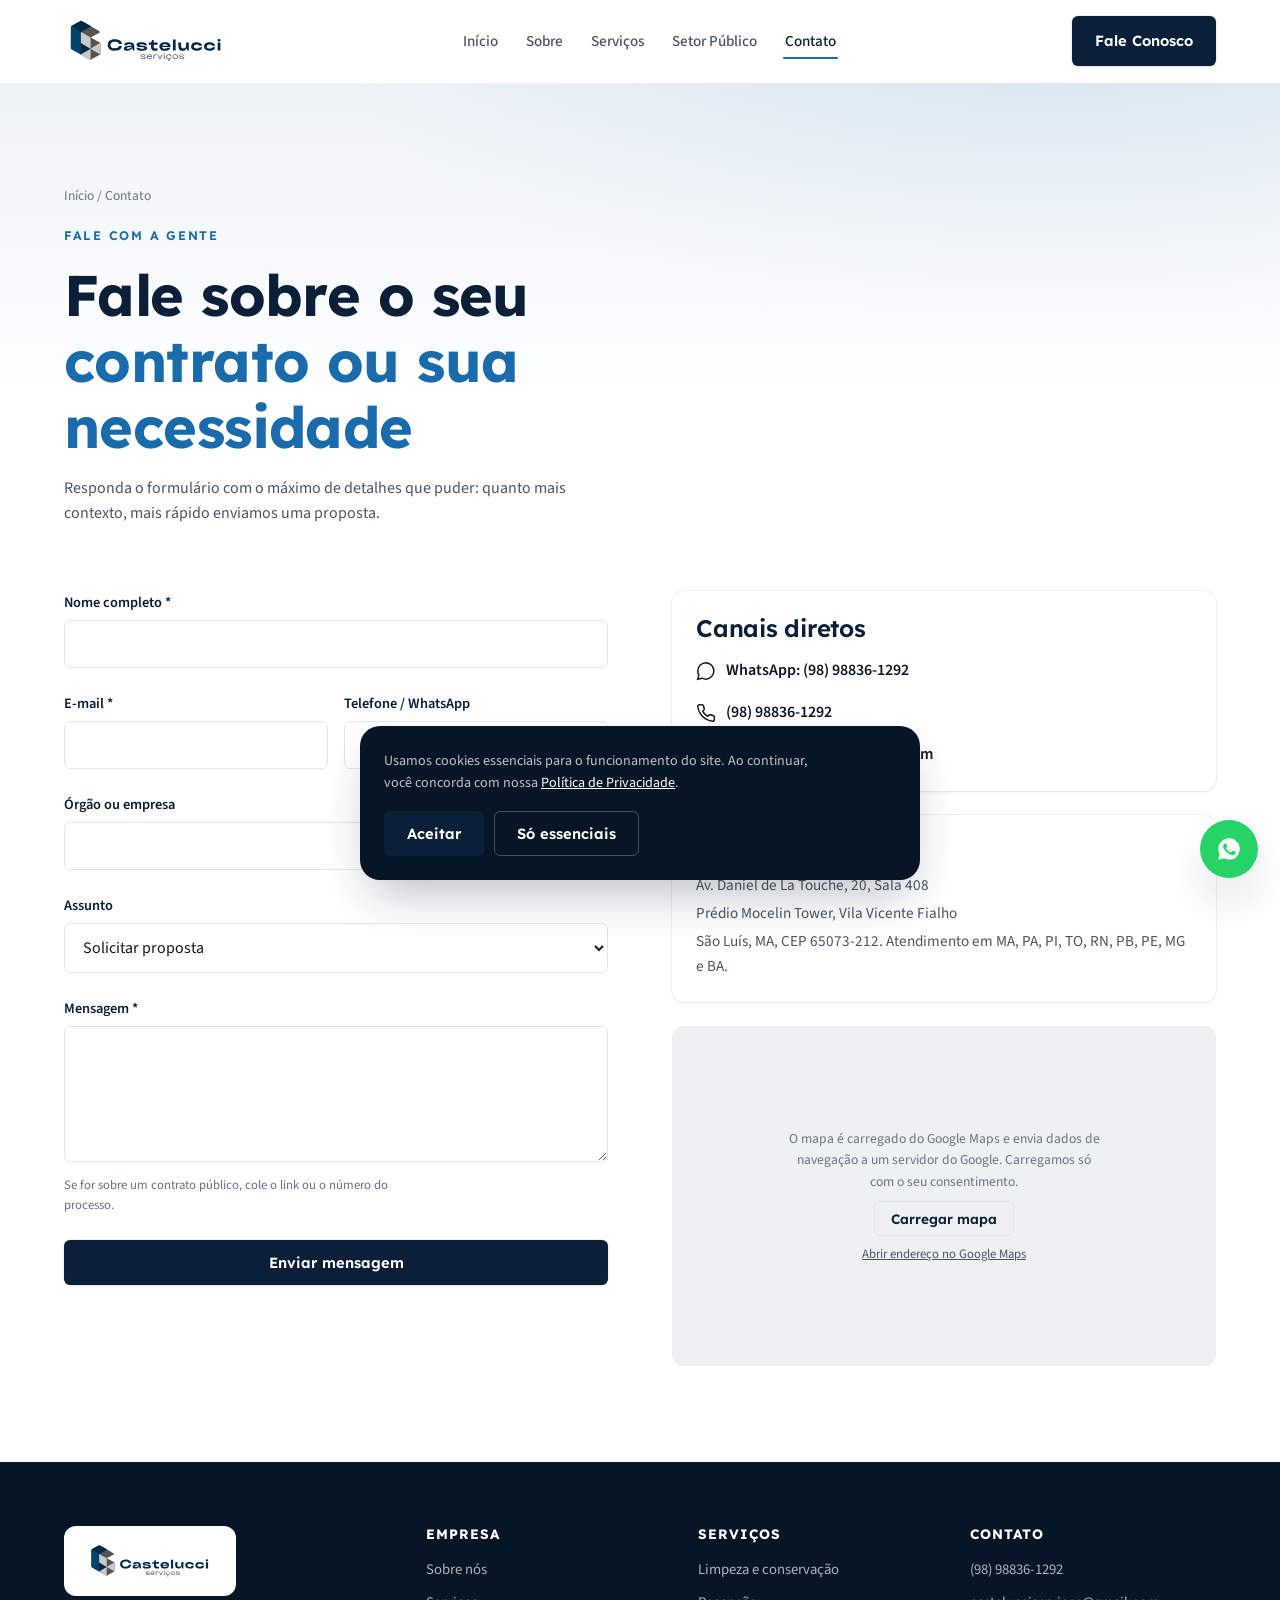
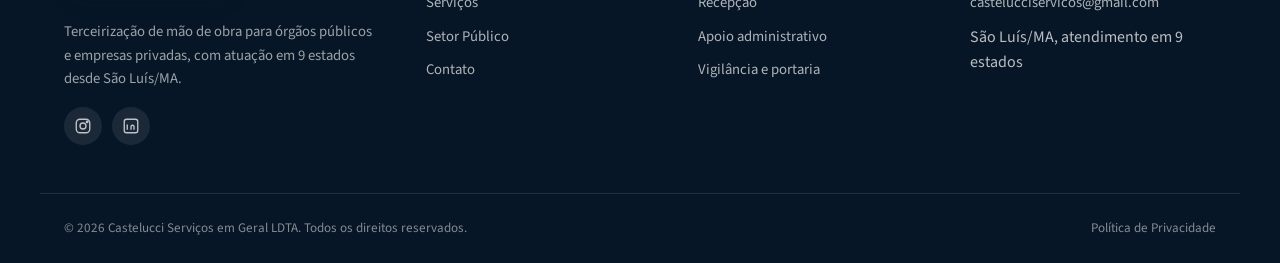
<file: contato/index.html>
<!doctype html>
<html lang="pt-BR">
<head>
<meta charset="UTF-8">
<meta name="viewport" content="width=device-width, initial-scale=1">
<title>Castelucci Serviços</title>
<meta name="description" content="Fale com a Castelucci Serviços para solicitar proposta de terceirização de mão de obra, falar sobre um contrato público ou tirar dúvidas.">
<link rel="icon" type="image/png" href="../assets/img/brand/favicon-32.png">
<link rel="apple-touch-icon" href="../assets/img/brand/apple-touch-icon.png">
<link rel="stylesheet" href="../assets/css/style.css">
<meta property="og:title" content="Castelucci Serviços">
<meta property="og:description" content="Solicite uma proposta de terceirização de mão de obra ou fale sobre o contrato do seu órgão.">
<meta property="og:type" content="website">
<meta property="og:locale" content="pt_BR">
<link rel="canonical" href="https://www.castelucciservicos.com/contato/">
</head>
<body>
<div id="load-progress"></div>
<a href="#main" class="skip-link">Pular para o conteúdo</a>

<header class="site-header" id="site-header">
  <div class="container nav">
    <a href="../" class="nav-brand">
      <img src="../assets/img/brand/logo-azul-horizontal-vetorizada.svg" alt="Castelucci Serviços">
    </a>
    <nav class="nav-links" aria-label="Navegação principal">
      <a href="../">Início</a>
      <a href="../sobre/">Sobre</a>
      <a href="../servicos/">Serviços</a>
      <a href="../setor-publico/">Setor Público</a>
      <a href="./" class="active">Contato</a>
    </nav>
    <div class="nav-actions">
      <a href="./" class="btn btn-primary nav-cta">Fale Conosco</a>
      <button class="nav-toggle" id="nav-toggle" aria-label="Abrir menu" aria-expanded="false" aria-controls="mobile-drawer">
        <svg width="20" height="20" viewBox="0 0 24 24" fill="none" stroke="currentColor" stroke-width="2" stroke-linecap="round"><line x1="4" y1="7" x2="20" y2="7"/><line x1="4" y1="12" x2="20" y2="12"/><line x1="4" y1="17" x2="20" y2="17"/></svg>
      </button>
    </div>
  </div>
</header>

<div class="drawer-scrim" id="drawer-scrim"></div>
<div class="mobile-drawer" id="mobile-drawer">
  <div class="mobile-drawer-head">
    <img src="../assets/img/brand/icon-mark-white.svg" alt="">
    <button class="mobile-drawer-close" id="drawer-close" aria-label="Fechar menu">
      <svg width="18" height="18" viewBox="0 0 24 24" fill="none" stroke="currentColor" stroke-width="2" stroke-linecap="round"><line x1="18" y1="6" x2="6" y2="18"/><line x1="6" y1="6" x2="18" y2="18"/></svg>
    </button>
  </div>
  <nav>
    <a href="../">Início</a>
    <a href="../sobre/">Sobre</a>
    <a href="../servicos/">Serviços</a>
    <a href="../setor-publico/">Setor Público</a>
    <a href="./">Contato</a>
  </nav>
  <div class="mobile-drawer-footer">
    <a href="https://wa.me/5598988361292" target="_blank" rel="noopener" class="btn btn-primary btn-block">Falar no WhatsApp</a>
  </div>
</div>

<main id="main">

<section class="hero" style="padding-bottom:var(--space-6);">
  <div class="container">
    <p class="breadcrumb"><a href="../">Início</a> / Contato</p>
    <span class="eyebrow">Fale com a gente</span>
    <h1 style="max-width:520px;">Fale sobre o seu <span class="text-accent">contrato ou sua necessidade</span></h1>
    <p class="lead" style="max-width:560px;">Responda o formulário com o máximo de detalhes que puder: quanto mais contexto, mais rápido enviamos uma proposta.</p>
  </div>
</section>

<section class="section" style="padding-top:0;">
  <div class="container grid grid-2" style="gap:var(--space-7);align-items:start;">
    <div data-reveal>
      <form id="contact-form" data-formspree-endpoint="https://formspree.io/f/mdenzryb" data-success-url="obrigado/" novalidate>
        <input type="hidden" name="_subject" value="Novo contato pelo site — Castelucci Serviços">
        <input type="text" name="website" class="honeypot-field" tabindex="-1" autocomplete="off" aria-hidden="true">
        <div class="form-field">
          <label for="name">Nome completo *</label>
          <input type="text" id="name" name="name" autocomplete="name" required>
          <span class="error-msg">Informe seu nome.</span>
        </div>
        <div class="grid grid-2" style="gap:var(--space-3);">
          <div class="form-field">
            <label for="email">E-mail *</label>
            <input type="email" id="email" name="email" autocomplete="email" required>
            <span class="error-msg">Informe um e-mail válido.</span>
          </div>
          <div class="form-field">
            <label for="phone">Telefone / WhatsApp</label>
            <input type="tel" id="phone" name="phone" autocomplete="tel">
          </div>
        </div>
        <div class="form-field">
          <label for="org">Órgão ou empresa</label>
          <input type="text" id="org" name="org" autocomplete="organization">
        </div>
        <div class="form-field">
          <label for="subject">Assunto</label>
          <select id="subject" name="subject">
            <option value="Proposta comercial">Solicitar proposta</option>
            <option value="Contrato público">Contrato público em andamento</option>
            <option value="Dúvida sobre serviço">Dúvida sobre um serviço</option>
            <option value="Trabalhe conosco">Trabalhe conosco</option>
            <option value="Outro">Outro assunto</option>
          </select>
        </div>
        <div class="form-field">
          <label for="message">Mensagem *</label>
          <textarea id="message" name="message" rows="5" required></textarea>
          <span class="error-msg">Escreva sua mensagem.</span>
          <p class="hint">Se for sobre um contrato público, cole o link ou o número do processo.</p>
        </div>
        <button type="submit" class="btn btn-primary btn-block" id="form-submit">
          <span class="spinner"></span>
          <span class="btn-label">Enviar mensagem</span>
        </button>
        <div class="form-status" id="form-status" role="status" aria-live="polite">
          <span id="form-status-text"></span>
        </div>
      </form>
    </div>

    <div data-reveal>
      <div class="card" style="margin-bottom:var(--space-4);">
        <h3>Canais diretos</h3>
        <div style="display:flex;flex-direction:column;gap:var(--space-3);margin-top:var(--space-3);">
          <a href="https://wa.me/5598988361292" target="_blank" rel="noopener" style="display:flex;align-items:center;gap:10px;color:var(--text-primary);font-weight:600;">
            <svg width="20" height="20" viewBox="0 0 24 24" fill="none" stroke="currentColor" stroke-width="1.8"><path d="M12.04 2C6.58 2 2.13 6.45 2.13 11.91c0 1.75.46 3.39 1.26 4.81L2 22l5.42-1.35a9.9 9.9 0 0 0 4.62 1.14 9.91 9.91 0 0 0 0-19.79Z"/></svg>
            WhatsApp: (98) 98836-1292
          </a>
          <a href="tel:+5598988361292" style="display:flex;align-items:center;gap:10px;color:var(--text-primary);font-weight:600;">
            <svg width="20" height="20" viewBox="0 0 24 24" fill="none" stroke="currentColor" stroke-width="1.8"><path d="M22 16.92v3a2 2 0 0 1-2.18 2 19.79 19.79 0 0 1-8.63-3.07 19.5 19.5 0 0 1-6-6 19.79 19.79 0 0 1-3.07-8.67A2 2 0 0 1 4.11 2h3a2 2 0 0 1 2 1.72c.127.96.362 1.903.7 2.81a2 2 0 0 1-.45 2.11L8.09 9.91a16 16 0 0 0 6 6l1.27-1.27a2 2 0 0 1 2.11-.45c.907.338 1.85.573 2.81.7A2 2 0 0 1 22 16.92Z"/></svg>
            (98) 98836-1292
          </a>
          <a href="mailto:castelucciservicos@gmail.com" style="display:flex;align-items:center;gap:10px;color:var(--text-primary);font-weight:600;">
            <svg width="20" height="20" viewBox="0 0 24 24" fill="none" stroke="currentColor" stroke-width="1.8"><rect x="2" y="4" width="20" height="16" rx="2"/><path d="m2 7 10 6 10-6"/></svg>
            castelucciservicos@gmail.com
          </a>
        </div>
      </div>
      <div class="card" style="margin-bottom:var(--space-4);">
        <h3>Sede</h3>
        <p style="margin-bottom:4px;">Av. Daniel de La Touche, 20, Sala 408</p>
        <p style="margin-bottom:4px;">Prédio Mocelin Tower, Vila Vicente Fialho</p>
        <p class="hint" style="margin:0;">São Luís, MA, CEP 65073-212. Atendimento em MA, PA, PI, TO, RN, PB, PE, MG e BA.</p>
      </div>
      <div class="media" id="map-media" style="aspect-ratio:16/10;">
        <div class="skel"></div>
        <div class="map-consent" id="map-consent">
          <p>O mapa é carregado do Google Maps e envia dados de navegação a um servidor do Google. Carregamos só com o seu consentimento.</p>
          <button type="button" class="btn btn-ghost" id="map-consent-load">Carregar mapa</button>
          <a class="map-consent-link" href="https://www.google.com/maps/search/?api=1&query=Av.+Daniel+de+La+Touche%2C+20+-+Vila+Vicente+Fialho%2C+Sao+Luis+-+MA%2C+65073-212" target="_blank" rel="noopener">Abrir endereço no Google Maps</a>
        </div>
        <iframe title="Mapa da sede da Castelucci Serviços, em São Luís, Maranhão" id="map-iframe" data-src="https://maps.google.com/maps?q=Av.+Daniel+de+La+Touche%2C+20+-+Vila+Vicente+Fialho%2C+Sao+Luis+-+MA%2C+65073-212&output=embed" style="width:100%;height:100%;border:0;position:relative;z-index:1;" loading="lazy" onload="this.closest('.media').classList.add('is-loaded')"></iframe>
      </div>
    </div>
  </div>
</section>

</main>

<footer class="site-footer">
  <div class="container footer-grid">
    <div class="footer-brand">
      <div class="footer-logo-plate">
        <img src="../assets/img/brand/logo-azul-horizontal-vetorizada.svg" alt="Castelucci Serviços">
      </div>
      <p>Terceirização de mão de obra para órgãos públicos e empresas privadas, com atuação em 9 estados desde São Luís/MA.</p>
      <div class="social-row">
        <a href="https://www.instagram.com/castelucciservicos/" aria-label="Instagram da Castelucci Serviços" target="_blank" rel="noopener"><svg width="18" height="18" viewBox="0 0 24 24" fill="none" stroke="currentColor" stroke-width="1.8"><rect x="3" y="3" width="18" height="18" rx="5"/><circle cx="12" cy="12" r="4"/><circle cx="17.5" cy="6.5" r="1"/></svg></a>
        <a href="https://www.linkedin.com/in/castelucci-servi%C3%A7os-43a916307/" aria-label="LinkedIn da Castelucci Serviços" target="_blank" rel="noopener"><svg width="18" height="18" viewBox="0 0 24 24" fill="none" stroke="currentColor" stroke-width="1.8"><rect x="3" y="3" width="18" height="18" rx="3"/><path d="M7 10v7M7 7v.01M12 17v-4a2 2 0 0 1 4 0v4M12 13v4"/></svg></a>
      </div>
    </div>
    <div class="footer-col">
      <h4>Empresa</h4>
      <a href="../sobre/">Sobre nós</a>
      <a href="../servicos/">Serviços</a>
      <a href="../setor-publico/">Setor Público</a>
      <a href="./">Contato</a>
    </div>
    <div class="footer-col">
      <h4>Serviços</h4>
      <a href="../servicos/#limpeza">Limpeza e conservação</a>
      <a href="../servicos/#recepcao">Recepção</a>
      <a href="../servicos/#administrativo">Apoio administrativo</a>
      <a href="../servicos/#vigilancia">Vigilância e portaria</a>
    </div>
    <div class="footer-col">
      <h4>Contato</h4>
      <a href="tel:+5598988361292">(98) 98836-1292</a>
      <a href="mailto:castelucciservicos@gmail.com">castelucciservicos@gmail.com</a>
      <span>São Luís/MA, atendimento em 9 estados</span>
    </div>
  </div>
  <div class="container footer-bottom">
    <span>© <span id="year"></span> Castelucci Serviços em Geral LDTA. Todos os direitos reservados.</span>
    <a href="../politica-de-privacidade/">Política de Privacidade</a>
  </div>
</footer>

<div class="floating-widget" id="floating-widget">
  <div class="floating-panel">
    <h4>Fale com a Castelucci</h4>
    <p>Tire dúvidas sobre serviços, propostas ou editais em andamento.</p>
    <a href="https://wa.me/5598988361292" target="_blank" rel="noopener" class="btn btn-primary btn-block">Abrir WhatsApp</a>
  </div>
  <button class="floating-toggle" id="floating-toggle" aria-label="Abrir chat do WhatsApp" aria-expanded="false">
    <svg width="26" height="26" viewBox="0 0 24 24" fill="currentColor"><path d="M12.04 2C6.58 2 2.13 6.45 2.13 11.91c0 1.75.46 3.39 1.26 4.81L2 22l5.42-1.35a9.9 9.9 0 0 0 4.62 1.14h.01c5.46 0 9.9-4.45 9.9-9.9C21.96 6.45 17.5 2 12.04 2Zm5.8 14.13c-.24.68-1.38 1.3-1.9 1.34-.5.05-1 .24-3.36-.72-2.84-1.16-4.66-4.02-4.8-4.2-.14-.19-1.15-1.53-1.15-2.92s.72-2.07.98-2.35c.25-.28.55-.35.73-.35h.53c.17 0 .4-.02.62.48.24.55.8 1.9.87 2.04.07.14.12.3.02.49-.1.19-.15.3-.3.47-.15.16-.31.37-.44.5-.15.14-.3.3-.13.6.17.3.75 1.25 1.62 2.02 1.11.99 2.05 1.3 2.34 1.45.3.14.47.12.64-.07.17-.2.72-.84.92-1.12.19-.28.38-.24.64-.14.26.1 1.65.78 1.94.92.28.14.47.2.54.32.07.12.07.68-.17 1.36Z"/></svg>
  </button>
</div>

<button class="back-to-top" id="back-to-top" aria-label="Voltar ao topo">
  <svg width="18" height="18" viewBox="0 0 24 24" fill="none" stroke="currentColor" stroke-width="2" stroke-linecap="round" stroke-linejoin="round"><path d="m18 15-6-6-6 6"/></svg>
</button>

<div class="cookie-banner" id="cookie-banner" role="dialog" aria-label="Aviso de cookies">
  <p>Usamos cookies essenciais para o funcionamento do site. Ao continuar, você concorda com nossa <a href="../politica-de-privacidade/" style="color:#fff;text-decoration:underline;">Política de Privacidade</a>.</p>
  <div class="cookie-actions">
    <button class="btn btn-primary" data-consent="accepted">Aceitar</button>
    <button class="btn btn-ghost" data-consent="essential" style="border-color:rgba(255,255,255,0.25);color:#fff;">Só essenciais</button>
  </div>
</div>

<script>document.getElementById("year").textContent = new Date().getFullYear();</script>
<script src="../assets/js/main.js"></script>
</body>
</html>
</file>
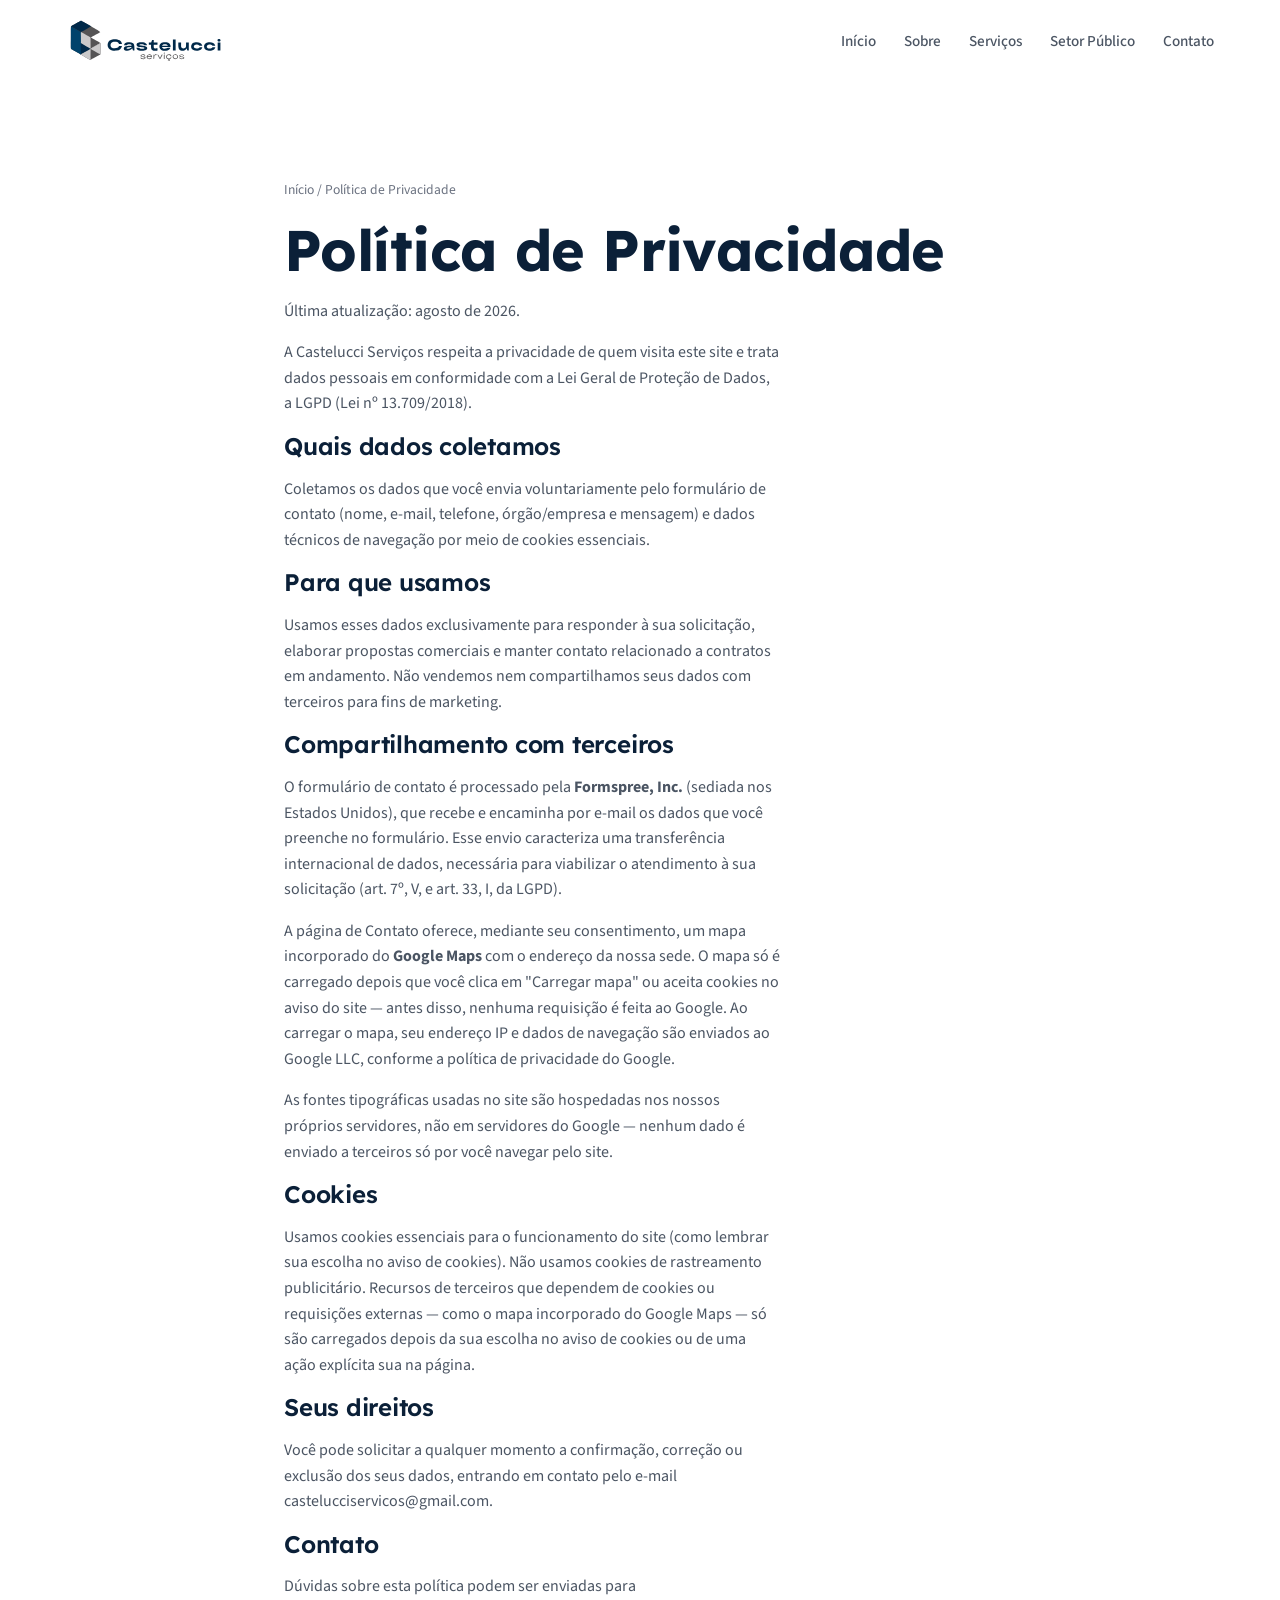
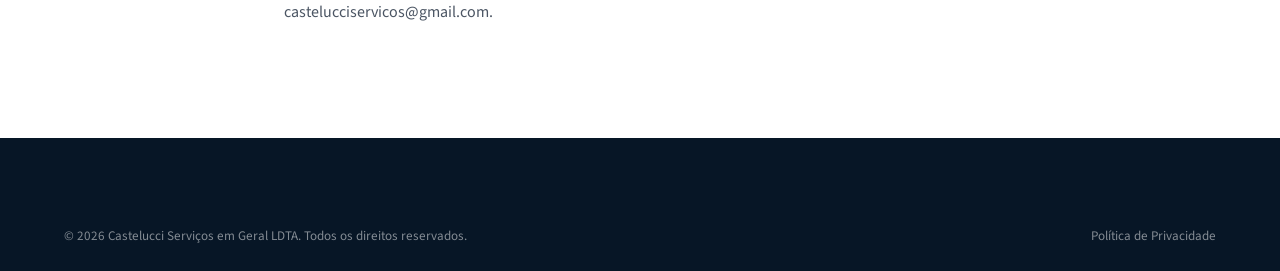
<file: politica-de-privacidade/index.html>
<!doctype html>
<html lang="pt-BR">
<head>
<meta charset="UTF-8">
<meta name="viewport" content="width=device-width, initial-scale=1">
<title>Castelucci Serviços</title>
<meta name="description" content="Como a Castelucci Serviços coleta, usa e protege dados pessoais em conformidade com a LGPD.">
<link rel="icon" type="image/png" href="../assets/img/brand/favicon-32.png">
<link rel="stylesheet" href="../assets/css/style.css">
<meta name="robots" content="noindex, follow">
</head>
<body>
<div id="load-progress"></div>
<a href="#main" class="skip-link">Pular para o conteúdo</a>
<header class="site-header" id="site-header">
  <div class="container nav">
    <a href="../" class="nav-brand">
      <img src="../assets/img/brand/logo-azul-horizontal-vetorizada.svg" alt="Castelucci Serviços">
    </a>
    <nav class="nav-links" aria-label="Navegação principal">
      <a href="../">Início</a>
      <a href="../sobre/">Sobre</a>
      <a href="../servicos/">Serviços</a>
      <a href="../setor-publico/">Setor Público</a>
      <a href="../contato/">Contato</a>
    </nav>
  </div>
</header>
<main id="main">
  <section class="section">
    <div class="container" style="max-width:760px;" data-reveal>
      <p class="breadcrumb"><a href="../">Início</a> / Política de Privacidade</p>
      <h1>Política de Privacidade</h1>
      <p>Última atualização: agosto de 2026.</p>
      <p>A Castelucci Serviços respeita a privacidade de quem visita este site e trata dados pessoais em conformidade com a Lei Geral de Proteção de Dados, a LGPD (Lei nº 13.709/2018).</p>
      <h3>Quais dados coletamos</h3>
      <p>Coletamos os dados que você envia voluntariamente pelo formulário de contato (nome, e-mail, telefone, órgão/empresa e mensagem) e dados técnicos de navegação por meio de cookies essenciais.</p>
      <h3>Para que usamos</h3>
      <p>Usamos esses dados exclusivamente para responder à sua solicitação, elaborar propostas comerciais e manter contato relacionado a contratos em andamento. Não vendemos nem compartilhamos seus dados com terceiros para fins de marketing.</p>
      <h3>Compartilhamento com terceiros</h3>
      <p>O formulário de contato é processado pela <strong>Formspree, Inc.</strong> (sediada nos Estados Unidos), que recebe e encaminha por e-mail os dados que você preenche no formulário. Esse envio caracteriza uma transferência internacional de dados, necessária para viabilizar o atendimento à sua solicitação (art. 7º, V, e art. 33, I, da LGPD).</p>
      <p>A página de Contato oferece, mediante seu consentimento, um mapa incorporado do <strong>Google Maps</strong> com o endereço da nossa sede. O mapa só é carregado depois que você clica em "Carregar mapa" ou aceita cookies no aviso do site — antes disso, nenhuma requisição é feita ao Google. Ao carregar o mapa, seu endereço IP e dados de navegação são enviados ao Google LLC, conforme a <a href="https://policies.google.com/privacy" target="_blank" rel="noopener">política de privacidade do Google</a>.</p>
      <p>As fontes tipográficas usadas no site são hospedadas nos nossos próprios servidores, não em servidores do Google — nenhum dado é enviado a terceiros só por você navegar pelo site.</p>
      <h3>Cookies</h3>
      <p>Usamos cookies essenciais para o funcionamento do site (como lembrar sua escolha no aviso de cookies). Não usamos cookies de rastreamento publicitário. Recursos de terceiros que dependem de cookies ou requisições externas — como o mapa incorporado do Google Maps — só são carregados depois da sua escolha no aviso de cookies ou de uma ação explícita sua na página.</p>
      <h3>Seus direitos</h3>
      <p>Você pode solicitar a qualquer momento a confirmação, correção ou exclusão dos seus dados, entrando em contato pelo e-mail <a href="mailto:castelucciservicos@gmail.com">castelucciservicos@gmail.com</a>.</p>
      <h3>Contato</h3>
      <p>Dúvidas sobre esta política podem ser enviadas para <a href="mailto:castelucciservicos@gmail.com">castelucciservicos@gmail.com</a>.</p>
    </div>
  </section>
</main>
<footer class="site-footer">
  <div class="container footer-bottom" style="border-top:none;margin-top:0;padding-top:var(--space-4);">
    <span>© <span id="year"></span> Castelucci Serviços em Geral LDTA. Todos os direitos reservados.</span>
    <a href="./">Política de Privacidade</a>
  </div>
</footer>
<script>document.getElementById("year").textContent = new Date().getFullYear();</script>
<script src="../assets/js/main.js"></script>
</body>
</html>
</file>
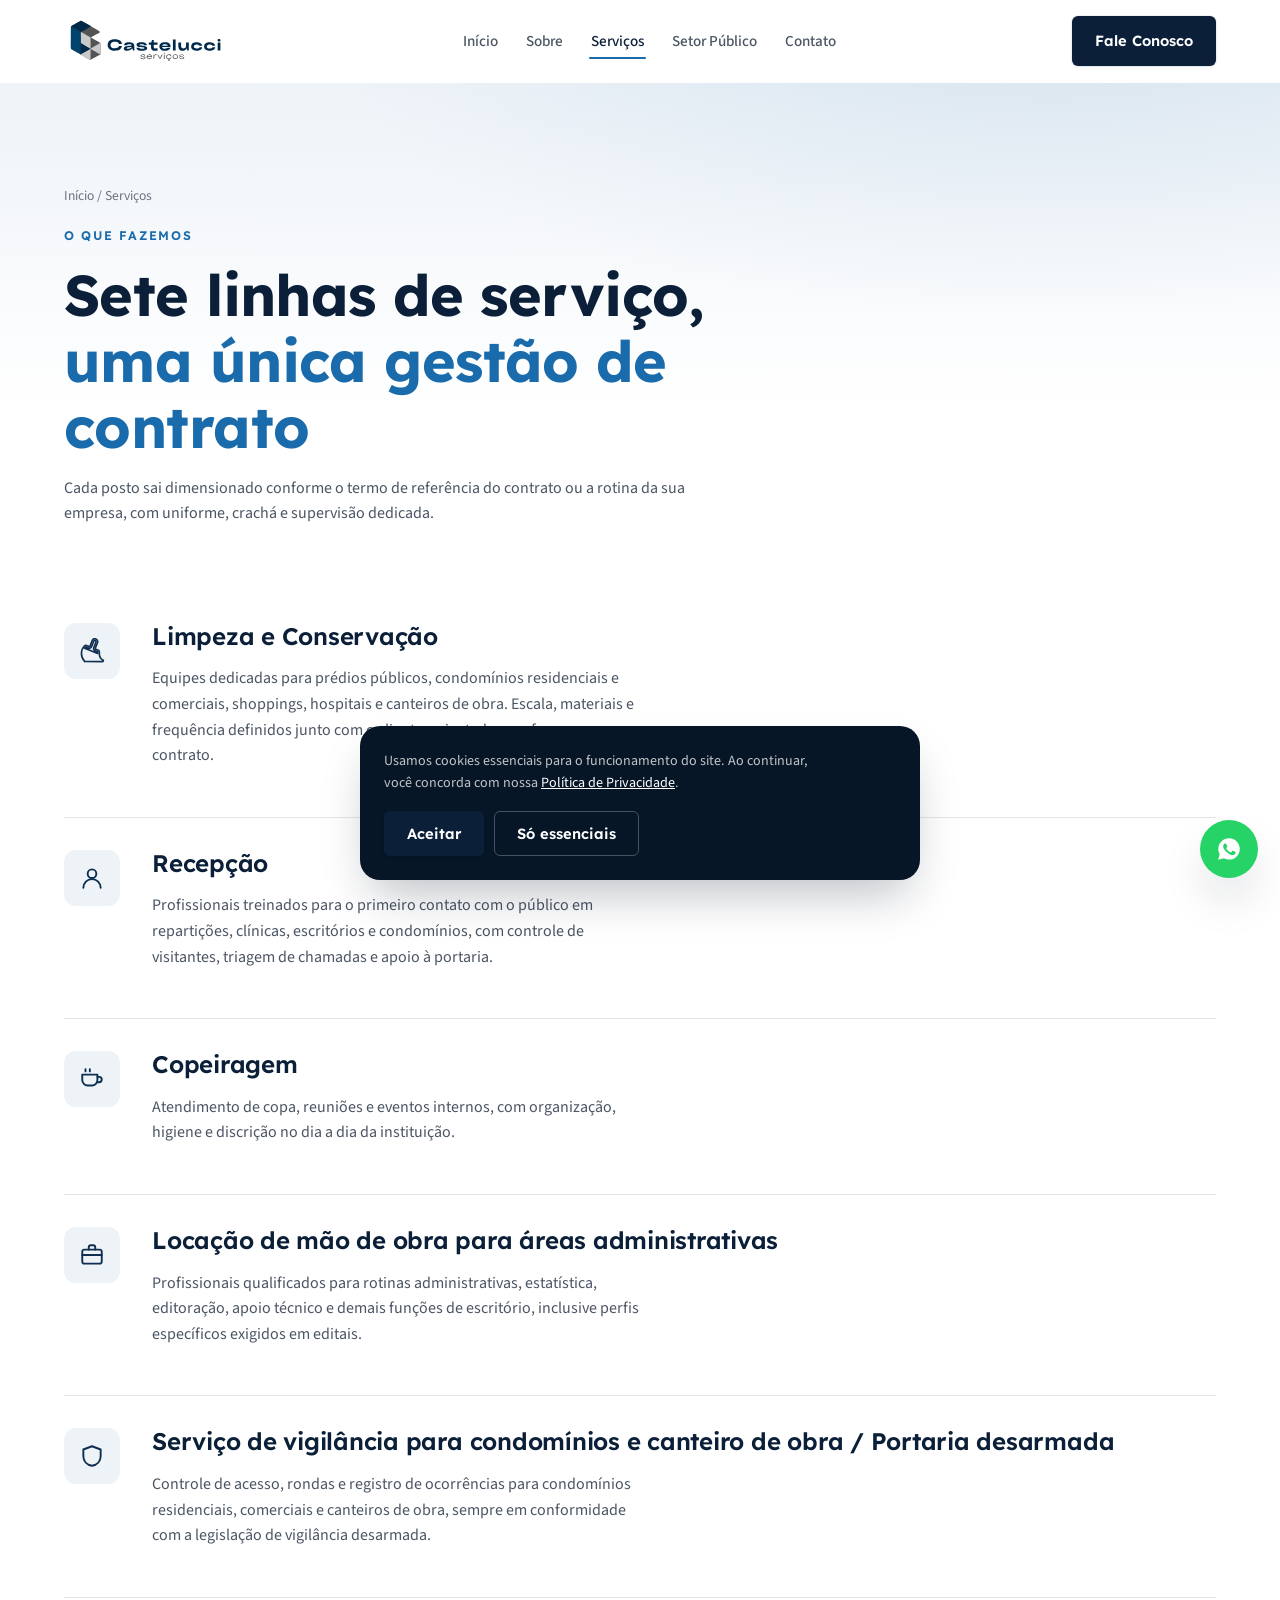
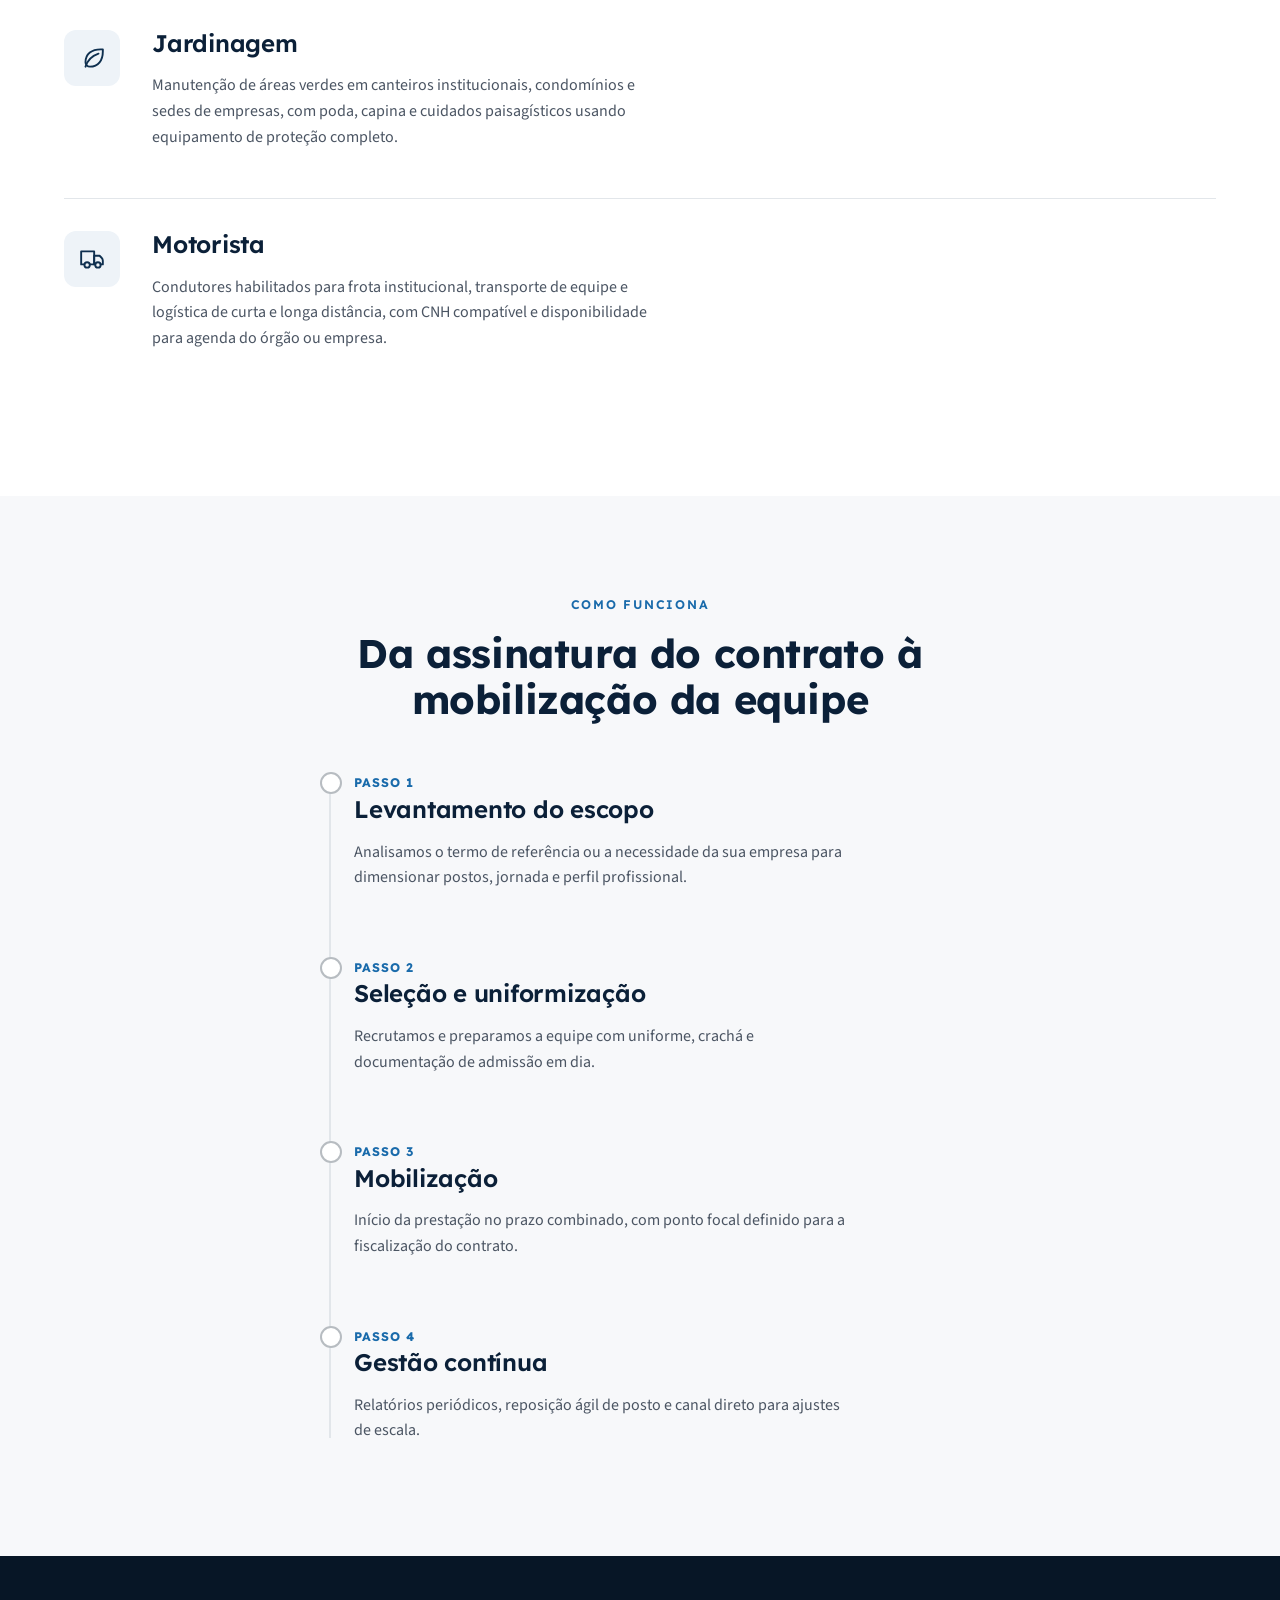
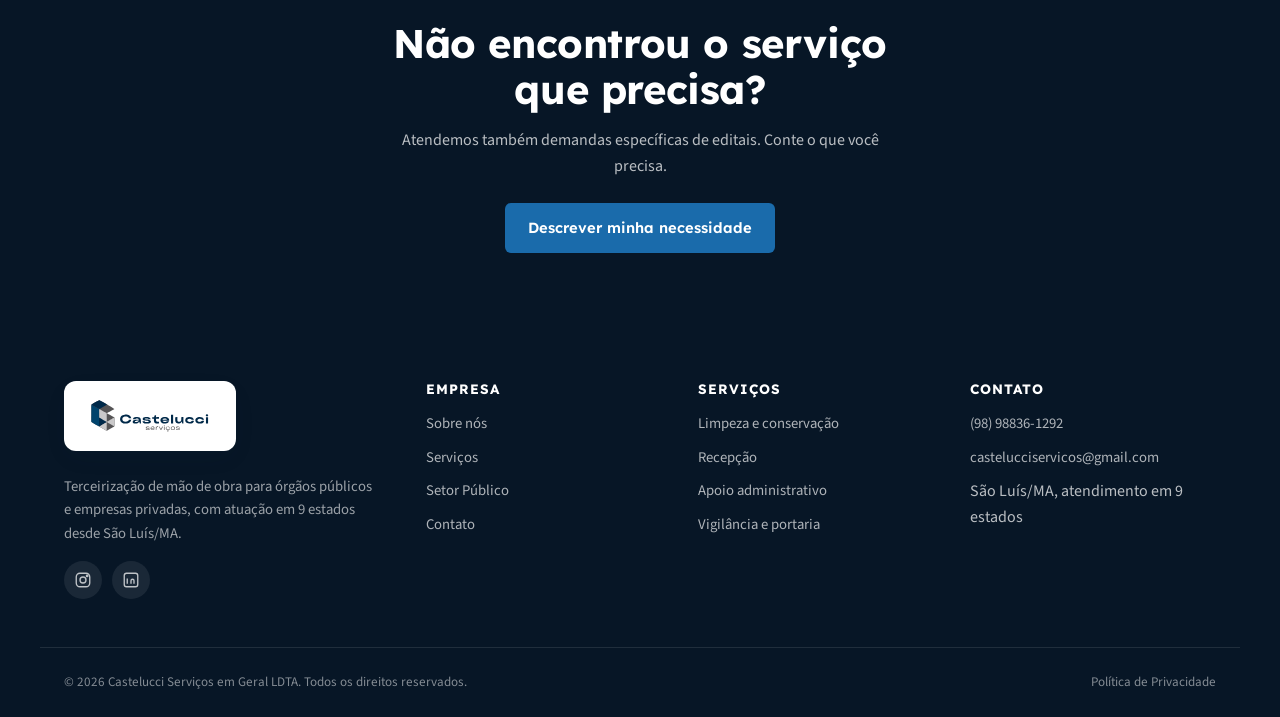
<file: servicos/index.html>
<!doctype html>
<html lang="pt-BR">
<head>
<meta charset="UTF-8">
<meta name="viewport" content="width=device-width, initial-scale=1">
<title>Castelucci Serviços</title>
<meta name="description" content="Limpeza e conservação, recepção, copeiragem, apoio administrativo, vigilância e portaria, jardinagem e motorista: serviços terceirizados para órgãos públicos e empresas.">
<link rel="icon" type="image/png" href="../assets/img/brand/favicon-32.png">
<link rel="apple-touch-icon" href="../assets/img/brand/apple-touch-icon.png">
<link rel="stylesheet" href="../assets/css/style.css">
<meta property="og:title" content="Castelucci Serviços">
<meta property="og:description" content="Limpeza, recepção, copeiragem, apoio administrativo, vigilância, jardinagem e motorista para órgãos públicos e empresas.">
<meta property="og:type" content="website">
<meta property="og:locale" content="pt_BR">
<link rel="canonical" href="https://www.castelucciservicos.com/servicos/">
</head>
<body>
<div id="load-progress"></div>
<a href="#main" class="skip-link">Pular para o conteúdo</a>

<header class="site-header" id="site-header">
  <div class="container nav">
    <a href="../" class="nav-brand">
      <img src="../assets/img/brand/logo-azul-horizontal-vetorizada.svg" alt="Castelucci Serviços">
    </a>
    <nav class="nav-links" aria-label="Navegação principal">
      <a href="../">Início</a>
      <a href="../sobre/">Sobre</a>
      <a href="./" class="active">Serviços</a>
      <a href="../setor-publico/">Setor Público</a>
      <a href="../contato/">Contato</a>
    </nav>
    <div class="nav-actions">
      <a href="../contato/" class="btn btn-primary nav-cta">Fale Conosco</a>
      <button class="nav-toggle" id="nav-toggle" aria-label="Abrir menu" aria-expanded="false" aria-controls="mobile-drawer">
        <svg width="20" height="20" viewBox="0 0 24 24" fill="none" stroke="currentColor" stroke-width="2" stroke-linecap="round"><line x1="4" y1="7" x2="20" y2="7"/><line x1="4" y1="12" x2="20" y2="12"/><line x1="4" y1="17" x2="20" y2="17"/></svg>
      </button>
    </div>
  </div>
</header>

<div class="drawer-scrim" id="drawer-scrim"></div>
<div class="mobile-drawer" id="mobile-drawer">
  <div class="mobile-drawer-head">
    <img src="../assets/img/brand/icon-mark-white.svg" alt="">
    <button class="mobile-drawer-close" id="drawer-close" aria-label="Fechar menu">
      <svg width="18" height="18" viewBox="0 0 24 24" fill="none" stroke="currentColor" stroke-width="2" stroke-linecap="round"><line x1="18" y1="6" x2="6" y2="18"/><line x1="6" y1="6" x2="18" y2="18"/></svg>
    </button>
  </div>
  <nav>
    <a href="../">Início</a>
    <a href="../sobre/">Sobre</a>
    <a href="./">Serviços</a>
    <a href="../setor-publico/">Setor Público</a>
    <a href="../contato/">Contato</a>
  </nav>
  <div class="mobile-drawer-footer">
    <a href="../contato/" class="btn btn-primary btn-block">Fale Conosco</a>
    <a href="https://wa.me/5598988361292" target="_blank" rel="noopener" class="btn btn-ghost btn-block" style="border-color:rgba(255,255,255,0.2);color:#fff;">Falar no WhatsApp</a>
  </div>
</div>

<main id="main">

<section class="hero" style="padding-bottom:var(--space-6);">
  <div class="container">
    <p class="breadcrumb"><a href="../">Início</a> / Serviços</p>
    <span class="eyebrow">O que fazemos</span>
    <h1 style="max-width:760px;">Sete linhas de serviço, <span class="text-accent">uma única gestão de contrato</span></h1>
    <p class="lead" style="max-width:640px;">Cada posto sai dimensionado conforme o termo de referência do contrato ou a rotina da sua empresa, com uniforme, crachá e supervisão dedicada.</p>
  </div>
</section>

<section class="section" style="padding-top:0;">
  <div class="container">
    <div class="service-row" id="limpeza" data-reveal>
      <div class="icon"><svg width="26" height="26" viewBox="0 0 256 256" fill="none" stroke="currentColor" stroke-width="16" stroke-linecap="round" stroke-linejoin="round"><path d="M235.5,216.81c-22.56-11-35.5-34.58-35.5-64.8V134.73a15.94,15.94,0,0,0-10.09-14.87L165,110a8,8,0,0,1-4.48-10.34l21.32-53a28,28,0,0,0-16.1-37,28.14,28.14,0,0,0-35.82,16,.61.61,0,0,0,0,.12L108.9,79a8,8,0,0,1-10.37,4.49L73.11,73.14A15.89,15.89,0,0,0,55.74,76.8C34.68,98.45,24,123.75,24,152a111.45,111.45,0,0,0,31.18,77.53A8,8,0,0,0,61,232H232a8,8,0,0,0,3.5-15.19Z"/><path d="M67.14,88l25.41,10.3a24,24,0,0,0,31.23-13.45l21-53c2.56-6.11,9.47-9.27,15.43-7a12,12,0,0,1,6.88,15.92L145.69,93.76a24,24,0,0,0,13.43,31.14L184,134.73V152c0,.33,0,.66,0,1L55.77,101.71A108.84,108.84,0,0,1,67.14,88Z"/></svg></div>
      <div>
        <h3>Limpeza e Conservação</h3>
        <p>Equipes dedicadas para prédios públicos, condomínios residenciais e comerciais, shoppings, hospitais e canteiros de obra. Escala, materiais e frequência definidos junto com o cliente e ajustados conforme o contrato.</p>
      </div>
    </div>
    <div class="service-row" id="recepcao" data-reveal>
      <div class="icon"><svg width="26" height="26" viewBox="0 0 24 24" fill="none" stroke="currentColor" stroke-width="1.75" stroke-linecap="round" stroke-linejoin="round"><circle cx="12" cy="8" r="4"/><path d="M4 21c0-4.4 3.6-8 8-8s8 3.6 8 8"/></svg></div>
      <div>
        <h3>Recepção</h3>
        <p>Profissionais treinados para o primeiro contato com o público em repartições, clínicas, escritórios e condomínios, com controle de visitantes, triagem de chamadas e apoio à portaria.</p>
      </div>
    </div>
    <div class="service-row" id="copeiragem" data-reveal>
      <div class="icon"><svg width="26" height="26" viewBox="0 0 24 24" fill="none" stroke="currentColor" stroke-width="1.75" stroke-linecap="round" stroke-linejoin="round"><path d="M3 8h14v5a5 5 0 0 1-5 5H8a5 5 0 0 1-5-5V8Z"/><path d="M17 10h1.5a2.5 2.5 0 0 1 0 5H17"/><path d="M6 3v2M10 3v2"/></svg></div>
      <div>
        <h3>Copeiragem</h3>
        <p>Atendimento de copa, reuniões e eventos internos, com organização, higiene e discrição no dia a dia da instituição.</p>
      </div>
    </div>
    <div class="service-row" id="administrativo" data-reveal>
      <div class="icon"><svg width="26" height="26" viewBox="0 0 24 24" fill="none" stroke="currentColor" stroke-width="1.75" stroke-linecap="round" stroke-linejoin="round"><rect x="3" y="7" width="18" height="13" rx="2"/><path d="M9 7V5a2 2 0 0 1 2-2h2a2 2 0 0 1 2 2v2"/><path d="M3 12h18"/></svg></div>
      <div>
        <h3>Locação de mão de obra para áreas administrativas</h3>
        <p>Profissionais qualificados para rotinas administrativas, estatística, editoração, apoio técnico e demais funções de escritório, inclusive perfis específicos exigidos em editais.</p>
      </div>
    </div>
    <div class="service-row" id="vigilancia" data-reveal>
      <div class="icon"><svg width="26" height="26" viewBox="0 0 24 24" fill="none" stroke="currentColor" stroke-width="1.75" stroke-linecap="round" stroke-linejoin="round"><path d="M12 3 4 6v6c0 5 3.4 8.4 8 9 4.6-.6 8-4 8-9V6l-8-3Z"/></svg></div>
      <div>
        <h3>Serviço de vigilância para condomínios e canteiro de obra / Portaria desarmada</h3>
        <p>Controle de acesso, rondas e registro de ocorrências para condomínios residenciais, comerciais e canteiros de obra, sempre em conformidade com a legislação de vigilância desarmada.</p>
      </div>
    </div>
    <div class="service-row" id="jardinagem" data-reveal>
      <div class="icon"><svg width="26" height="26" viewBox="0 0 24 24" fill="none" stroke="currentColor" stroke-width="1.75" stroke-linecap="round" stroke-linejoin="round"><path d="M20 4c-8 0-14 4-14 12 0 2.2 1.8 4 4 4 8 0 12-6 12-14V4h-2Z"/><path d="M6 20c2-6 6-10 12-12"/></svg></div>
      <div>
        <h3>Jardinagem</h3>
        <p>Manutenção de áreas verdes em canteiros institucionais, condomínios e sedes de empresas, com poda, capina e cuidados paisagísticos usando equipamento de proteção completo.</p>
      </div>
    </div>
    <div class="service-row" id="motorista" data-reveal>
      <div class="icon"><svg width="26" height="26" viewBox="0 0 24 24" fill="none" stroke="currentColor" stroke-width="1.75" stroke-linecap="round" stroke-linejoin="round"><path d="M10 17h4V5H2v12h3"/><path d="M20 17h2v-3.34a4 4 0 0 0-1.17-2.83L19 9h-5v8h1"/><circle cx="7.5" cy="17.5" r="2.5"/><circle cx="17.5" cy="17.5" r="2.5"/></svg></div>
      <div>
        <h3>Motorista</h3>
        <p>Condutores habilitados para frota institucional, transporte de equipe e logística de curta e longa distância, com CNH compatível e disponibilidade para agenda do órgão ou empresa.</p>
      </div>
    </div>
  </div>
</section>

<section class="section section-alt">
  <div class="container">
    <div class="section-head center">
      <span class="eyebrow" style="justify-content:center;">Como funciona</span>
      <h2>Da assinatura do contrato à mobilização da equipe</h2>
    </div>
    <div class="timeline" style="max-width:640px;margin:0 auto;">
      <div class="timeline__progress"></div>
      <div class="timeline__item">
        <span class="timeline__step">Passo 1</span>
        <h3>Levantamento do escopo</h3>
        <p>Analisamos o termo de referência ou a necessidade da sua empresa para dimensionar postos, jornada e perfil profissional.</p>
      </div>
      <div class="timeline__item">
        <span class="timeline__step">Passo 2</span>
        <h3>Seleção e uniformização</h3>
        <p>Recrutamos e preparamos a equipe com uniforme, crachá e documentação de admissão em dia.</p>
      </div>
      <div class="timeline__item">
        <span class="timeline__step">Passo 3</span>
        <h3>Mobilização</h3>
        <p>Início da prestação no prazo combinado, com ponto focal definido para a fiscalização do contrato.</p>
      </div>
      <div class="timeline__item">
        <span class="timeline__step">Passo 4</span>
        <h3>Gestão contínua</h3>
        <p>Relatórios periódicos, reposição ágil de posto e canal direto para ajustes de escala.</p>
      </div>
    </div>
  </div>
</section>

<section class="section section-navy" style="padding:var(--space-7) 0;">
  <div class="container" style="text-align:center;" data-reveal>
    <h2 style="max-width:560px;margin:0 auto var(--space-3);">Não encontrou o serviço que precisa?</h2>
    <p style="max-width:520px;margin:0 auto var(--space-4);">Atendemos também demandas específicas de editais. Conte o que você precisa.</p>
    <a href="../contato/" class="btn btn-accent">Descrever minha necessidade</a>
  </div>
</section>

</main>

<footer class="site-footer">
  <div class="container footer-grid">
    <div class="footer-brand">
      <div class="footer-logo-plate">
        <img src="../assets/img/brand/logo-azul-horizontal-vetorizada.svg" alt="Castelucci Serviços">
      </div>
      <p>Terceirização de mão de obra para órgãos públicos e empresas privadas, com atuação em 9 estados desde São Luís/MA.</p>
      <div class="social-row">
        <a href="https://www.instagram.com/castelucciservicos/" aria-label="Instagram da Castelucci Serviços" target="_blank" rel="noopener"><svg width="18" height="18" viewBox="0 0 24 24" fill="none" stroke="currentColor" stroke-width="1.8"><rect x="3" y="3" width="18" height="18" rx="5"/><circle cx="12" cy="12" r="4"/><circle cx="17.5" cy="6.5" r="1"/></svg></a>
        <a href="https://www.linkedin.com/in/castelucci-servi%C3%A7os-43a916307/" aria-label="LinkedIn da Castelucci Serviços" target="_blank" rel="noopener"><svg width="18" height="18" viewBox="0 0 24 24" fill="none" stroke="currentColor" stroke-width="1.8"><rect x="3" y="3" width="18" height="18" rx="3"/><path d="M7 10v7M7 7v.01M12 17v-4a2 2 0 0 1 4 0v4M12 13v4"/></svg></a>
      </div>
    </div>
    <div class="footer-col">
      <h4>Empresa</h4>
      <a href="../sobre/">Sobre nós</a>
      <a href="./">Serviços</a>
      <a href="../setor-publico/">Setor Público</a>
      <a href="../contato/">Contato</a>
    </div>
    <div class="footer-col">
      <h4>Serviços</h4>
      <a href="#limpeza">Limpeza e conservação</a>
      <a href="#recepcao">Recepção</a>
      <a href="#administrativo">Apoio administrativo</a>
      <a href="#vigilancia">Vigilância e portaria</a>
    </div>
    <div class="footer-col">
      <h4>Contato</h4>
      <a href="tel:+5598988361292">(98) 98836-1292</a>
      <a href="mailto:castelucciservicos@gmail.com">castelucciservicos@gmail.com</a>
      <span>São Luís/MA, atendimento em 9 estados</span>
    </div>
  </div>
  <div class="container footer-bottom">
    <span>© <span id="year"></span> Castelucci Serviços em Geral LDTA. Todos os direitos reservados.</span>
    <a href="../politica-de-privacidade/">Política de Privacidade</a>
  </div>
</footer>

<div class="floating-widget" id="floating-widget">
  <div class="floating-panel">
    <h4>Fale com a Castelucci</h4>
    <p>Tire dúvidas sobre serviços, propostas ou editais em andamento.</p>
    <a href="https://wa.me/5598988361292" target="_blank" rel="noopener" class="btn btn-primary btn-block">Abrir WhatsApp</a>
  </div>
  <button class="floating-toggle" id="floating-toggle" aria-label="Abrir chat do WhatsApp" aria-expanded="false">
    <svg width="26" height="26" viewBox="0 0 24 24" fill="currentColor"><path d="M12.04 2C6.58 2 2.13 6.45 2.13 11.91c0 1.75.46 3.39 1.26 4.81L2 22l5.42-1.35a9.9 9.9 0 0 0 4.62 1.14h.01c5.46 0 9.9-4.45 9.9-9.9C21.96 6.45 17.5 2 12.04 2Zm5.8 14.13c-.24.68-1.38 1.3-1.9 1.34-.5.05-1 .24-3.36-.72-2.84-1.16-4.66-4.02-4.8-4.2-.14-.19-1.15-1.53-1.15-2.92s.72-2.07.98-2.35c.25-.28.55-.35.73-.35h.53c.17 0 .4-.02.62.48.24.55.8 1.9.87 2.04.07.14.12.3.02.49-.1.19-.15.3-.3.47-.15.16-.31.37-.44.5-.15.14-.3.3-.13.6.17.3.75 1.25 1.62 2.02 1.11.99 2.05 1.3 2.34 1.45.3.14.47.12.64-.07.17-.2.72-.84.92-1.12.19-.28.38-.24.64-.14.26.1 1.65.78 1.94.92.28.14.47.2.54.32.07.12.07.68-.17 1.36Z"/></svg>
  </button>
</div>

<button class="back-to-top" id="back-to-top" aria-label="Voltar ao topo">
  <svg width="18" height="18" viewBox="0 0 24 24" fill="none" stroke="currentColor" stroke-width="2" stroke-linecap="round" stroke-linejoin="round"><path d="m18 15-6-6-6 6"/></svg>
</button>

<div class="cookie-banner" id="cookie-banner" role="dialog" aria-label="Aviso de cookies">
  <p>Usamos cookies essenciais para o funcionamento do site. Ao continuar, você concorda com nossa <a href="../politica-de-privacidade/" style="color:#fff;text-decoration:underline;">Política de Privacidade</a>.</p>
  <div class="cookie-actions">
    <button class="btn btn-primary" data-consent="accepted">Aceitar</button>
    <button class="btn btn-ghost" data-consent="essential" style="border-color:rgba(255,255,255,0.25);color:#fff;">Só essenciais</button>
  </div>
</div>

<script>document.getElementById("year").textContent = new Date().getFullYear();</script>
<script src="../assets/js/main.js"></script>
</body>
</html>
</file>
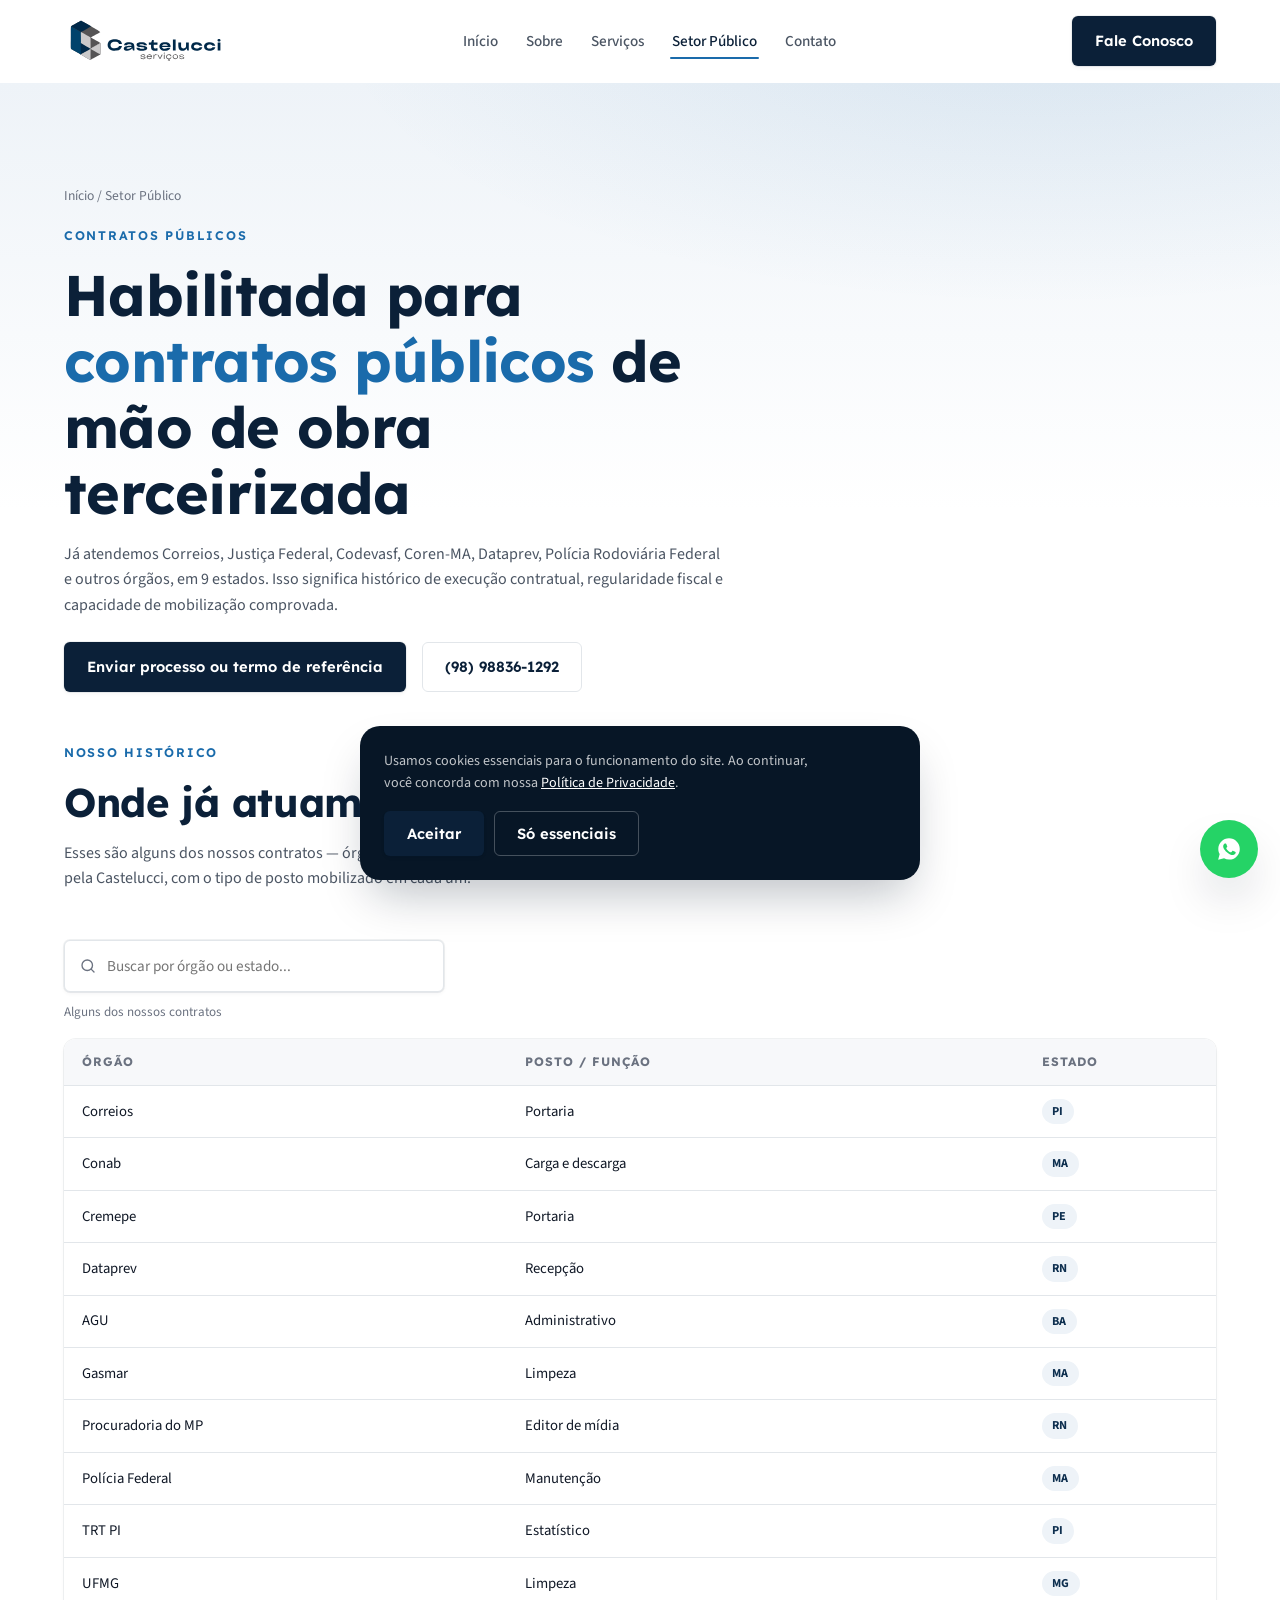
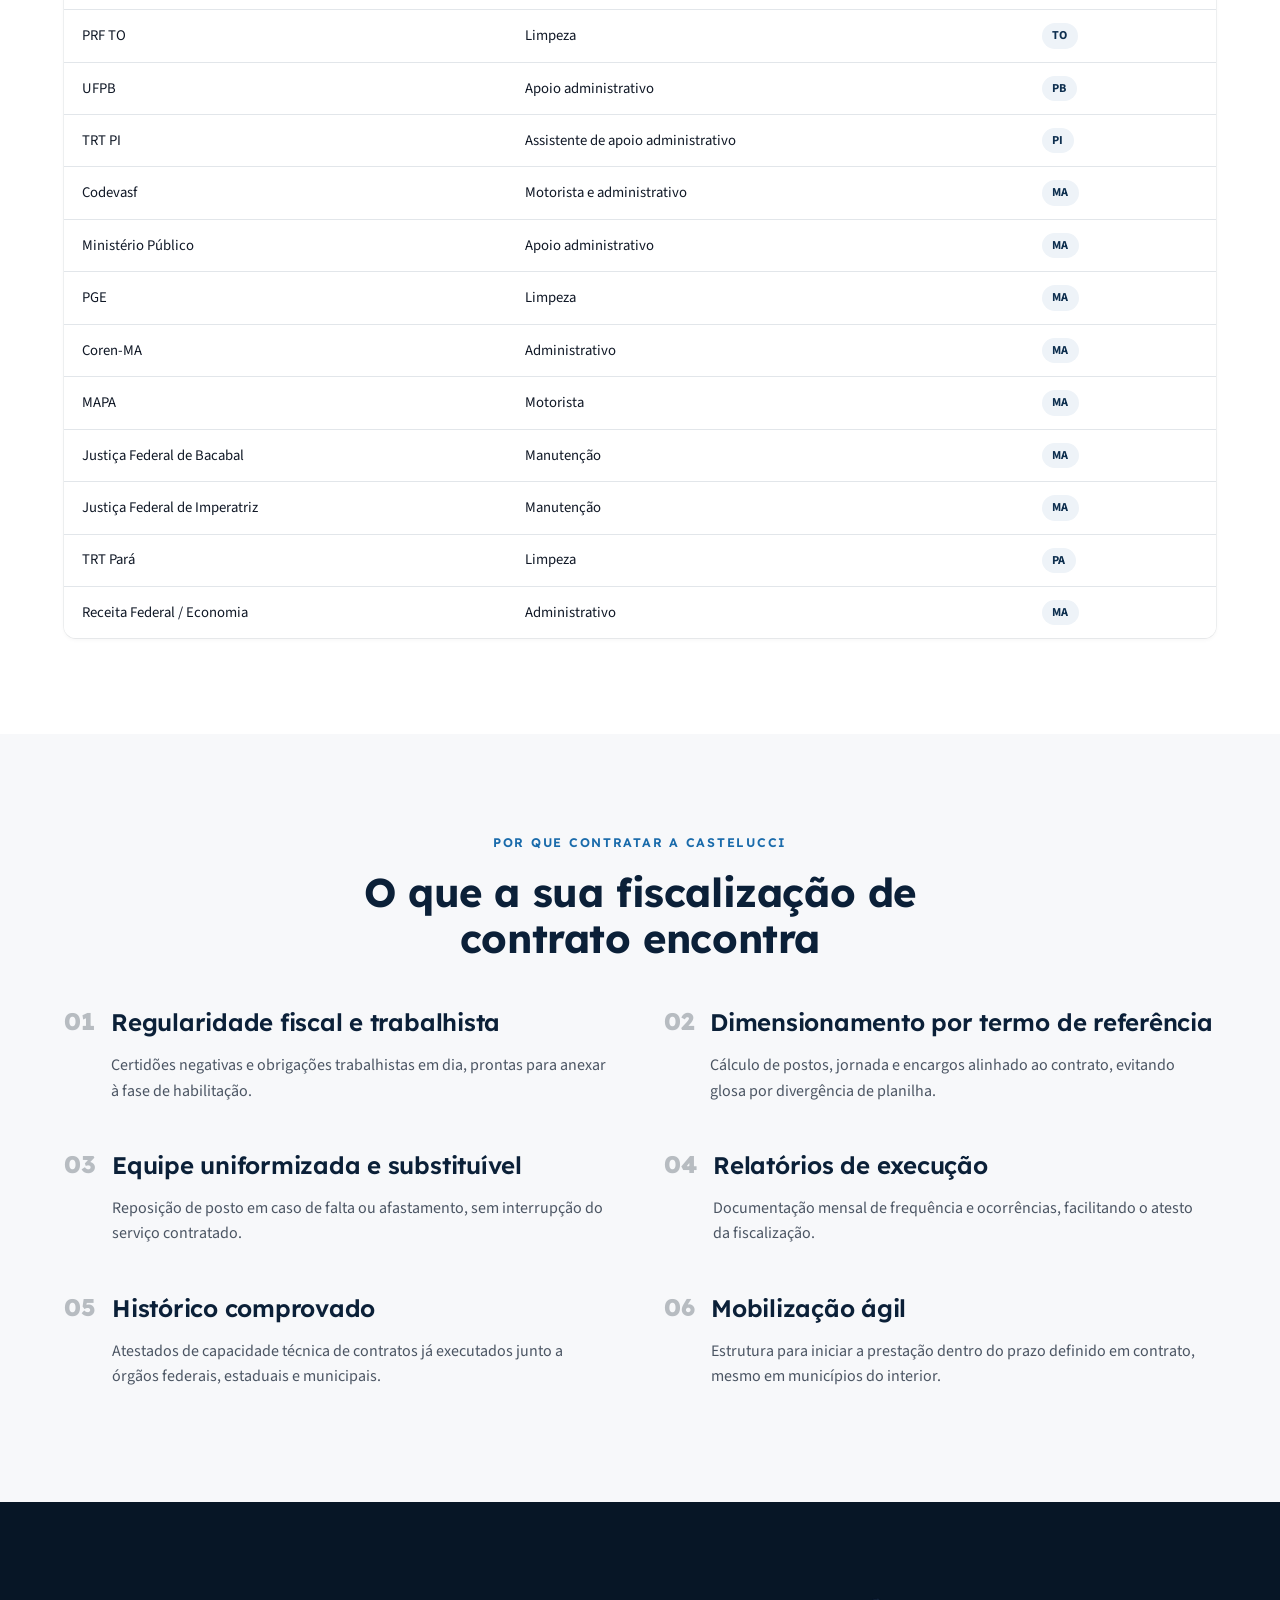
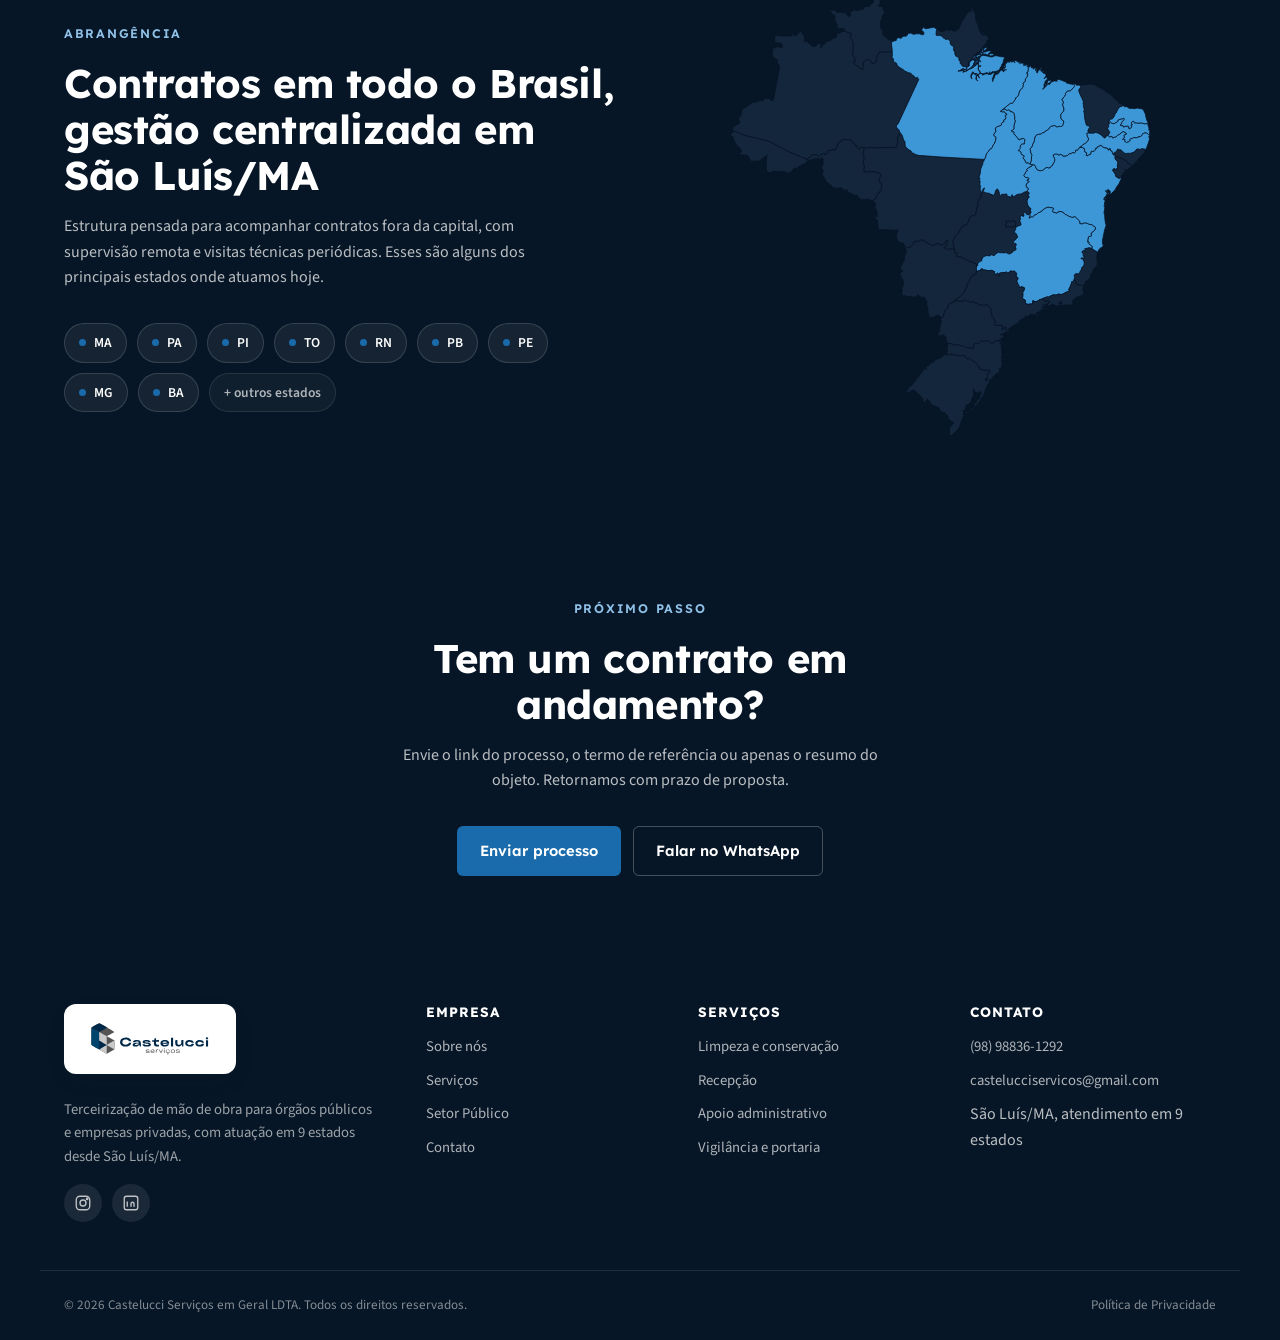
<file: setor-publico/index.html>
<!doctype html>
<html lang="pt-BR">
<head>
<meta charset="UTF-8">
<meta name="viewport" content="width=device-width, initial-scale=1">
<title>Castelucci Serviços</title>
<meta name="description" content="A Castelucci Serviços já atende Correios, Justiça Federal, Codevasf, Coren-MA e outros órgãos públicos em 9 estados. Veja como conquistamos e mantemos contratos públicos com conformidade total.">
<link rel="icon" type="image/png" href="../assets/img/brand/favicon-32.png">
<link rel="apple-touch-icon" href="../assets/img/brand/apple-touch-icon.png">
<link rel="stylesheet" href="../assets/css/style.css">
<meta property="og:title" content="Castelucci Serviços">
<meta property="og:description" content="Terceirização de mão de obra habilitada para contratos públicos, com histórico em Correios, Justiça Federal, Codevasf e outros órgãos.">
<meta property="og:type" content="website">
<meta property="og:locale" content="pt_BR">
<link rel="canonical" href="https://www.castelucciservicos.com/setor-publico/">
</head>
<body>
<div id="load-progress"></div>
<a href="#main" class="skip-link">Pular para o conteúdo</a>

<header class="site-header" id="site-header">
  <div class="container nav">
    <a href="../" class="nav-brand">
      <img src="../assets/img/brand/logo-azul-horizontal-vetorizada.svg" alt="Castelucci Serviços">
    </a>
    <nav class="nav-links" aria-label="Navegação principal">
      <a href="../">Início</a>
      <a href="../sobre/">Sobre</a>
      <a href="../servicos/">Serviços</a>
      <a href="./" class="active">Setor Público</a>
      <a href="../contato/">Contato</a>
    </nav>
    <div class="nav-actions">
      <a href="../contato/" class="btn btn-primary nav-cta">Fale Conosco</a>
      <button class="nav-toggle" id="nav-toggle" aria-label="Abrir menu" aria-expanded="false" aria-controls="mobile-drawer">
        <svg width="20" height="20" viewBox="0 0 24 24" fill="none" stroke="currentColor" stroke-width="2" stroke-linecap="round"><line x1="4" y1="7" x2="20" y2="7"/><line x1="4" y1="12" x2="20" y2="12"/><line x1="4" y1="17" x2="20" y2="17"/></svg>
      </button>
    </div>
  </div>
</header>

<div class="drawer-scrim" id="drawer-scrim"></div>
<div class="mobile-drawer" id="mobile-drawer">
  <div class="mobile-drawer-head">
    <img src="../assets/img/brand/icon-mark-white.svg" alt="">
    <button class="mobile-drawer-close" id="drawer-close" aria-label="Fechar menu">
      <svg width="18" height="18" viewBox="0 0 24 24" fill="none" stroke="currentColor" stroke-width="2" stroke-linecap="round"><line x1="18" y1="6" x2="6" y2="18"/><line x1="6" y1="6" x2="18" y2="18"/></svg>
    </button>
  </div>
  <nav>
    <a href="../">Início</a>
    <a href="../sobre/">Sobre</a>
    <a href="../servicos/">Serviços</a>
    <a href="./">Setor Público</a>
    <a href="../contato/">Contato</a>
  </nav>
  <div class="mobile-drawer-footer">
    <a href="../contato/" class="btn btn-primary btn-block">Fale Conosco</a>
    <a href="https://wa.me/5598988361292" target="_blank" rel="noopener" class="btn btn-ghost btn-block" style="border-color:rgba(255,255,255,0.2);color:#fff;">Falar no WhatsApp</a>
  </div>
</div>

<main id="main">

<section class="hero" style="padding-bottom:var(--space-6);">
  <div class="container">
    <p class="breadcrumb"><a href="../">Início</a> / Setor Público</p>
    <span class="eyebrow">Contratos públicos</span>
    <h1 style="max-width:640px;">Habilitada para <span class="text-accent">contratos públicos</span> de mão de obra terceirizada</h1>
    <p class="lead" style="max-width:660px;">Já atendemos Correios, Justiça Federal, Codevasf, Coren-MA, Dataprev, Polícia Rodoviária Federal e outros órgãos, em 9 estados. Isso significa histórico de execução contratual, regularidade fiscal e capacidade de mobilização comprovada.</p>
    <div class="hero-actions">
      <a href="../contato/" class="btn btn-primary">Enviar processo ou termo de referência</a>
      <a href="tel:+5598988361292" class="btn btn-ghost">(98) 98836-1292</a>
    </div>
  </div>
</section>

<section class="section" style="padding-top:0;">
  <div class="container">
    <div class="section-head">
      <span class="eyebrow">Nosso histórico</span>
      <h2>Onde já atuamos</h2>
      <p>Esses são alguns dos nossos contratos — órgãos e empresas atendidos pela Castelucci, com o tipo de posto mobilizado em cada um.</p>
    </div>
    <div class="table-filter">
      <svg width="18" height="18" viewBox="0 0 24 24" fill="none" stroke="currentColor" stroke-width="1.8" stroke-linecap="round" stroke-linejoin="round"><circle cx="11" cy="11" r="7"/><path d="m20 20-3.5-3.5"/></svg>
      <input type="text" id="client-filter" placeholder="Buscar por órgão ou estado..." aria-label="Buscar por órgão ou estado">
    </div>
    <p class="table-count" id="table-count">Alguns dos nossos contratos</p>
    <div class="table-wrap" data-reveal>
      <table class="clients">
        <thead>
          <tr><th>Órgão</th><th>Posto / Função</th><th>Estado</th></tr>
        </thead>
        <tbody>
          <tr><td data-label="Órgão">Correios</td><td data-label="Posto / Função">Portaria</td><td data-label="Estado"><span class="state-badge">PI</span></td></tr>
          <tr><td data-label="Órgão">Conab</td><td data-label="Posto / Função">Carga e descarga</td><td data-label="Estado"><span class="state-badge">MA</span></td></tr>
          <tr><td data-label="Órgão">Cremepe</td><td data-label="Posto / Função">Portaria</td><td data-label="Estado"><span class="state-badge">PE</span></td></tr>
          <tr><td data-label="Órgão">Dataprev</td><td data-label="Posto / Função">Recepção</td><td data-label="Estado"><span class="state-badge">RN</span></td></tr>
          <tr><td data-label="Órgão">AGU</td><td data-label="Posto / Função">Administrativo</td><td data-label="Estado"><span class="state-badge">BA</span></td></tr>
          <tr><td data-label="Órgão">Gasmar</td><td data-label="Posto / Função">Limpeza</td><td data-label="Estado"><span class="state-badge">MA</span></td></tr>
          <tr><td data-label="Órgão">Procuradoria do MP</td><td data-label="Posto / Função">Editor de mídia</td><td data-label="Estado"><span class="state-badge">RN</span></td></tr>
          <tr><td data-label="Órgão">Polícia Federal</td><td data-label="Posto / Função">Manutenção</td><td data-label="Estado"><span class="state-badge">MA</span></td></tr>
          <tr><td data-label="Órgão">TRT PI</td><td data-label="Posto / Função">Estatístico</td><td data-label="Estado"><span class="state-badge">PI</span></td></tr>
          <tr><td data-label="Órgão">UFMG</td><td data-label="Posto / Função">Limpeza</td><td data-label="Estado"><span class="state-badge">MG</span></td></tr>
          <tr><td data-label="Órgão">PRF TO</td><td data-label="Posto / Função">Limpeza</td><td data-label="Estado"><span class="state-badge">TO</span></td></tr>
          <tr><td data-label="Órgão">UFPB</td><td data-label="Posto / Função">Apoio administrativo</td><td data-label="Estado"><span class="state-badge">PB</span></td></tr>
          <tr><td data-label="Órgão">TRT PI</td><td data-label="Posto / Função">Assistente de apoio administrativo</td><td data-label="Estado"><span class="state-badge">PI</span></td></tr>
          <tr><td data-label="Órgão">Codevasf</td><td data-label="Posto / Função">Motorista e administrativo</td><td data-label="Estado"><span class="state-badge">MA</span></td></tr>
          <tr><td data-label="Órgão">Ministério Público</td><td data-label="Posto / Função">Apoio administrativo</td><td data-label="Estado"><span class="state-badge">MA</span></td></tr>
          <tr><td data-label="Órgão">PGE</td><td data-label="Posto / Função">Limpeza</td><td data-label="Estado"><span class="state-badge">MA</span></td></tr>
          <tr><td data-label="Órgão">Coren-MA</td><td data-label="Posto / Função">Administrativo</td><td data-label="Estado"><span class="state-badge">MA</span></td></tr>
          <tr><td data-label="Órgão">MAPA</td><td data-label="Posto / Função">Motorista</td><td data-label="Estado"><span class="state-badge">MA</span></td></tr>
          <tr><td data-label="Órgão">Justiça Federal de Bacabal</td><td data-label="Posto / Função">Manutenção</td><td data-label="Estado"><span class="state-badge">MA</span></td></tr>
          <tr><td data-label="Órgão">Justiça Federal de Imperatriz</td><td data-label="Posto / Função">Manutenção</td><td data-label="Estado"><span class="state-badge">MA</span></td></tr>
          <tr><td data-label="Órgão">TRT Pará</td><td data-label="Posto / Função">Limpeza</td><td data-label="Estado"><span class="state-badge">PA</span></td></tr>
          <tr><td data-label="Órgão">Receita Federal / Economia</td><td data-label="Posto / Função">Administrativo</td><td data-label="Estado"><span class="state-badge">MA</span></td></tr>
        </tbody>
      </table>
      <p class="table-empty" id="table-empty">Nenhum órgão encontrado para essa busca. Tente outro termo.</p>
    </div>
  </div>
</section>

<section class="section section-alt">
  <div class="container">
    <div class="section-head center">
      <span class="eyebrow" style="justify-content:center;">Por que contratar a Castelucci</span>
      <h2>O que a sua fiscalização de contrato encontra</h2>
    </div>
    <div class="grid grid-2" style="gap:var(--space-5) var(--space-6);" data-reveal-group>
      <div class="pillar">
        <span class="num">01</span>
        <div><h3>Regularidade fiscal e trabalhista</h3><p>Certidões negativas e obrigações trabalhistas em dia, prontas para anexar à fase de habilitação.</p></div>
      </div>
      <div class="pillar">
        <span class="num">02</span>
        <div><h3>Dimensionamento por termo de referência</h3><p>Cálculo de postos, jornada e encargos alinhado ao contrato, evitando glosa por divergência de planilha.</p></div>
      </div>
      <div class="pillar">
        <span class="num">03</span>
        <div><h3>Equipe uniformizada e substituível</h3><p>Reposição de posto em caso de falta ou afastamento, sem interrupção do serviço contratado.</p></div>
      </div>
      <div class="pillar">
        <span class="num">04</span>
        <div><h3>Relatórios de execução</h3><p>Documentação mensal de frequência e ocorrências, facilitando o atesto da fiscalização.</p></div>
      </div>
      <div class="pillar">
        <span class="num">05</span>
        <div><h3>Histórico comprovado</h3><p>Atestados de capacidade técnica de contratos já executados junto a órgãos federais, estaduais e municipais.</p></div>
      </div>
      <div class="pillar">
        <span class="num">06</span>
        <div><h3>Mobilização ágil</h3><p>Estrutura para iniciar a prestação dentro do prazo definido em contrato, mesmo em municípios do interior.</p></div>
      </div>
    </div>
  </div>
</section>

<section class="section section-navy">
  <div class="container coverage-wrap">
    <div data-reveal>
      <span class="eyebrow" style="color:#8fc1e8;">Abrangência</span>
      <h2>Contratos em todo o Brasil, gestão centralizada em São Luís/MA</h2>
      <p>Estrutura pensada para acompanhar contratos fora da capital, com supervisão remota e visitas técnicas periódicas. Esses são alguns dos principais estados onde atuamos hoje.</p>
      <div style="display:flex;flex-wrap:wrap;gap:10px;margin-top:var(--space-5);" data-reveal-group>
        <span class="state-chip"><span class="dot"></span>MA</span>
        <span class="state-chip"><span class="dot"></span>PA</span>
        <span class="state-chip"><span class="dot"></span>PI</span>
        <span class="state-chip"><span class="dot"></span>TO</span>
        <span class="state-chip"><span class="dot"></span>RN</span>
        <span class="state-chip"><span class="dot"></span>PB</span>
        <span class="state-chip"><span class="dot"></span>PE</span>
        <span class="state-chip"><span class="dot"></span>MG</span>
        <span class="state-chip"><span class="dot"></span>BA</span>
        <span class="state-chip" style="opacity:0.68;">+ outros estados</span>
      </div>
    </div>
    <div data-reveal class="coverage-map">
      <img src="../assets/img/mapa-cobertura.svg" alt="Mapa do Brasil com alguns dos principais estados atendidos pela Castelucci Serviços destacados: Maranhão, Pará, Piauí, Tocantins, Rio Grande do Norte, Paraíba, Pernambuco, Minas Gerais e Bahia, entre outros." width="520" height="543" loading="lazy">
    </div>
  </div>
</section>

<section class="section section-navy" style="padding:var(--space-7) 0;">
  <div class="container" style="text-align:center;" data-reveal>
    <span class="eyebrow" style="justify-content:center;color:#8fc1e8;">Próximo passo</span>
    <h2 style="max-width:560px;margin:0 auto var(--space-3);">Tem um contrato em andamento?</h2>
    <p style="max-width:520px;margin:0 auto var(--space-5);">Envie o link do processo, o termo de referência ou apenas o resumo do objeto. Retornamos com prazo de proposta.</p>
    <div style="display:flex;gap:12px;justify-content:center;flex-wrap:wrap;">
      <a href="../contato/" class="btn btn-accent">Enviar processo</a>
      <a href="https://wa.me/5598988361292" target="_blank" rel="noopener" class="btn btn-ghost" style="border-color:rgba(255,255,255,0.25);color:#fff;">Falar no WhatsApp</a>
    </div>
  </div>
</section>

</main>

<footer class="site-footer">
  <div class="container footer-grid">
    <div class="footer-brand">
      <div class="footer-logo-plate">
        <img src="../assets/img/brand/logo-azul-horizontal-vetorizada.svg" alt="Castelucci Serviços">
      </div>
      <p>Terceirização de mão de obra para órgãos públicos e empresas privadas, com atuação em 9 estados desde São Luís/MA.</p>
      <div class="social-row">
        <a href="https://www.instagram.com/castelucciservicos/" aria-label="Instagram da Castelucci Serviços" target="_blank" rel="noopener"><svg width="18" height="18" viewBox="0 0 24 24" fill="none" stroke="currentColor" stroke-width="1.8"><rect x="3" y="3" width="18" height="18" rx="5"/><circle cx="12" cy="12" r="4"/><circle cx="17.5" cy="6.5" r="1"/></svg></a>
        <a href="https://www.linkedin.com/in/castelucci-servi%C3%A7os-43a916307/" aria-label="LinkedIn da Castelucci Serviços" target="_blank" rel="noopener"><svg width="18" height="18" viewBox="0 0 24 24" fill="none" stroke="currentColor" stroke-width="1.8"><rect x="3" y="3" width="18" height="18" rx="3"/><path d="M7 10v7M7 7v.01M12 17v-4a2 2 0 0 1 4 0v4M12 13v4"/></svg></a>
      </div>
    </div>
    <div class="footer-col">
      <h4>Empresa</h4>
      <a href="../sobre/">Sobre nós</a>
      <a href="../servicos/">Serviços</a>
      <a href="./">Setor Público</a>
      <a href="../contato/">Contato</a>
    </div>
    <div class="footer-col">
      <h4>Serviços</h4>
      <a href="../servicos/#limpeza">Limpeza e conservação</a>
      <a href="../servicos/#recepcao">Recepção</a>
      <a href="../servicos/#administrativo">Apoio administrativo</a>
      <a href="../servicos/#vigilancia">Vigilância e portaria</a>
    </div>
    <div class="footer-col">
      <h4>Contato</h4>
      <a href="tel:+5598988361292">(98) 98836-1292</a>
      <a href="mailto:castelucciservicos@gmail.com">castelucciservicos@gmail.com</a>
      <span>São Luís/MA, atendimento em 9 estados</span>
    </div>
  </div>
  <div class="container footer-bottom">
    <span>© <span id="year"></span> Castelucci Serviços em Geral LDTA. Todos os direitos reservados.</span>
    <a href="../politica-de-privacidade/">Política de Privacidade</a>
  </div>
</footer>

<div class="floating-widget" id="floating-widget">
  <div class="floating-panel">
    <h4>Fale com a Castelucci</h4>
    <p>Tire dúvidas sobre serviços, propostas ou editais em andamento.</p>
    <a href="https://wa.me/5598988361292" target="_blank" rel="noopener" class="btn btn-primary btn-block">Abrir WhatsApp</a>
  </div>
  <button class="floating-toggle" id="floating-toggle" aria-label="Abrir chat do WhatsApp" aria-expanded="false">
    <svg width="26" height="26" viewBox="0 0 24 24" fill="currentColor"><path d="M12.04 2C6.58 2 2.13 6.45 2.13 11.91c0 1.75.46 3.39 1.26 4.81L2 22l5.42-1.35a9.9 9.9 0 0 0 4.62 1.14h.01c5.46 0 9.9-4.45 9.9-9.9C21.96 6.45 17.5 2 12.04 2Zm5.8 14.13c-.24.68-1.38 1.3-1.9 1.34-.5.05-1 .24-3.36-.72-2.84-1.16-4.66-4.02-4.8-4.2-.14-.19-1.15-1.53-1.15-2.92s.72-2.07.98-2.35c.25-.28.55-.35.73-.35h.53c.17 0 .4-.02.62.48.24.55.8 1.9.87 2.04.07.14.12.3.02.49-.1.19-.15.3-.3.47-.15.16-.31.37-.44.5-.15.14-.3.3-.13.6.17.3.75 1.25 1.62 2.02 1.11.99 2.05 1.3 2.34 1.45.3.14.47.12.64-.07.17-.2.72-.84.92-1.12.19-.28.38-.24.64-.14.26.1 1.65.78 1.94.92.28.14.47.2.54.32.07.12.07.68-.17 1.36Z"/></svg>
  </button>
</div>

<button class="back-to-top" id="back-to-top" aria-label="Voltar ao topo">
  <svg width="18" height="18" viewBox="0 0 24 24" fill="none" stroke="currentColor" stroke-width="2" stroke-linecap="round" stroke-linejoin="round"><path d="m18 15-6-6-6 6"/></svg>
</button>

<div class="cookie-banner" id="cookie-banner" role="dialog" aria-label="Aviso de cookies">
  <p>Usamos cookies essenciais para o funcionamento do site. Ao continuar, você concorda com nossa <a href="../politica-de-privacidade/" style="color:#fff;text-decoration:underline;">Política de Privacidade</a>.</p>
  <div class="cookie-actions">
    <button class="btn btn-primary" data-consent="accepted">Aceitar</button>
    <button class="btn btn-ghost" data-consent="essential" style="border-color:rgba(255,255,255,0.25);color:#fff;">Só essenciais</button>
  </div>
</div>

<script>document.getElementById("year").textContent = new Date().getFullYear();</script>
<script src="../assets/js/main.js"></script>
</body>
</html>
</file>
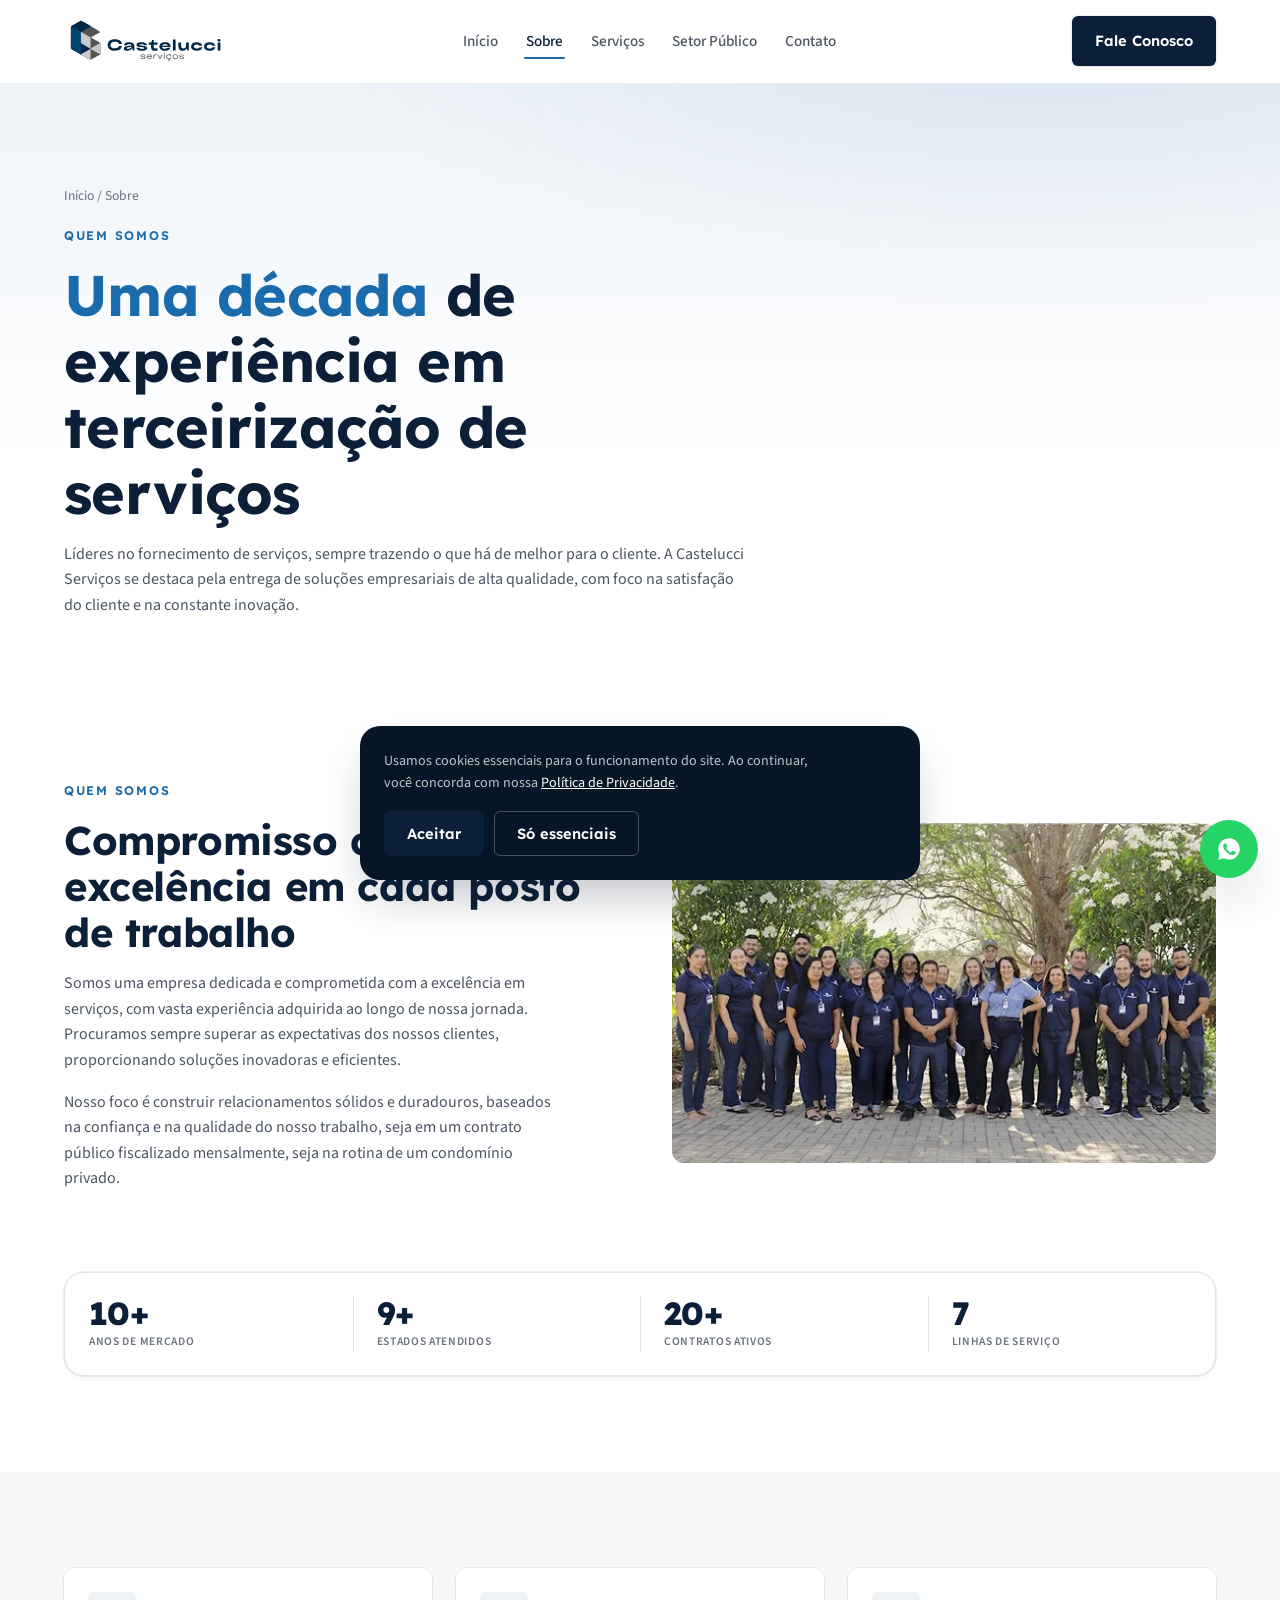
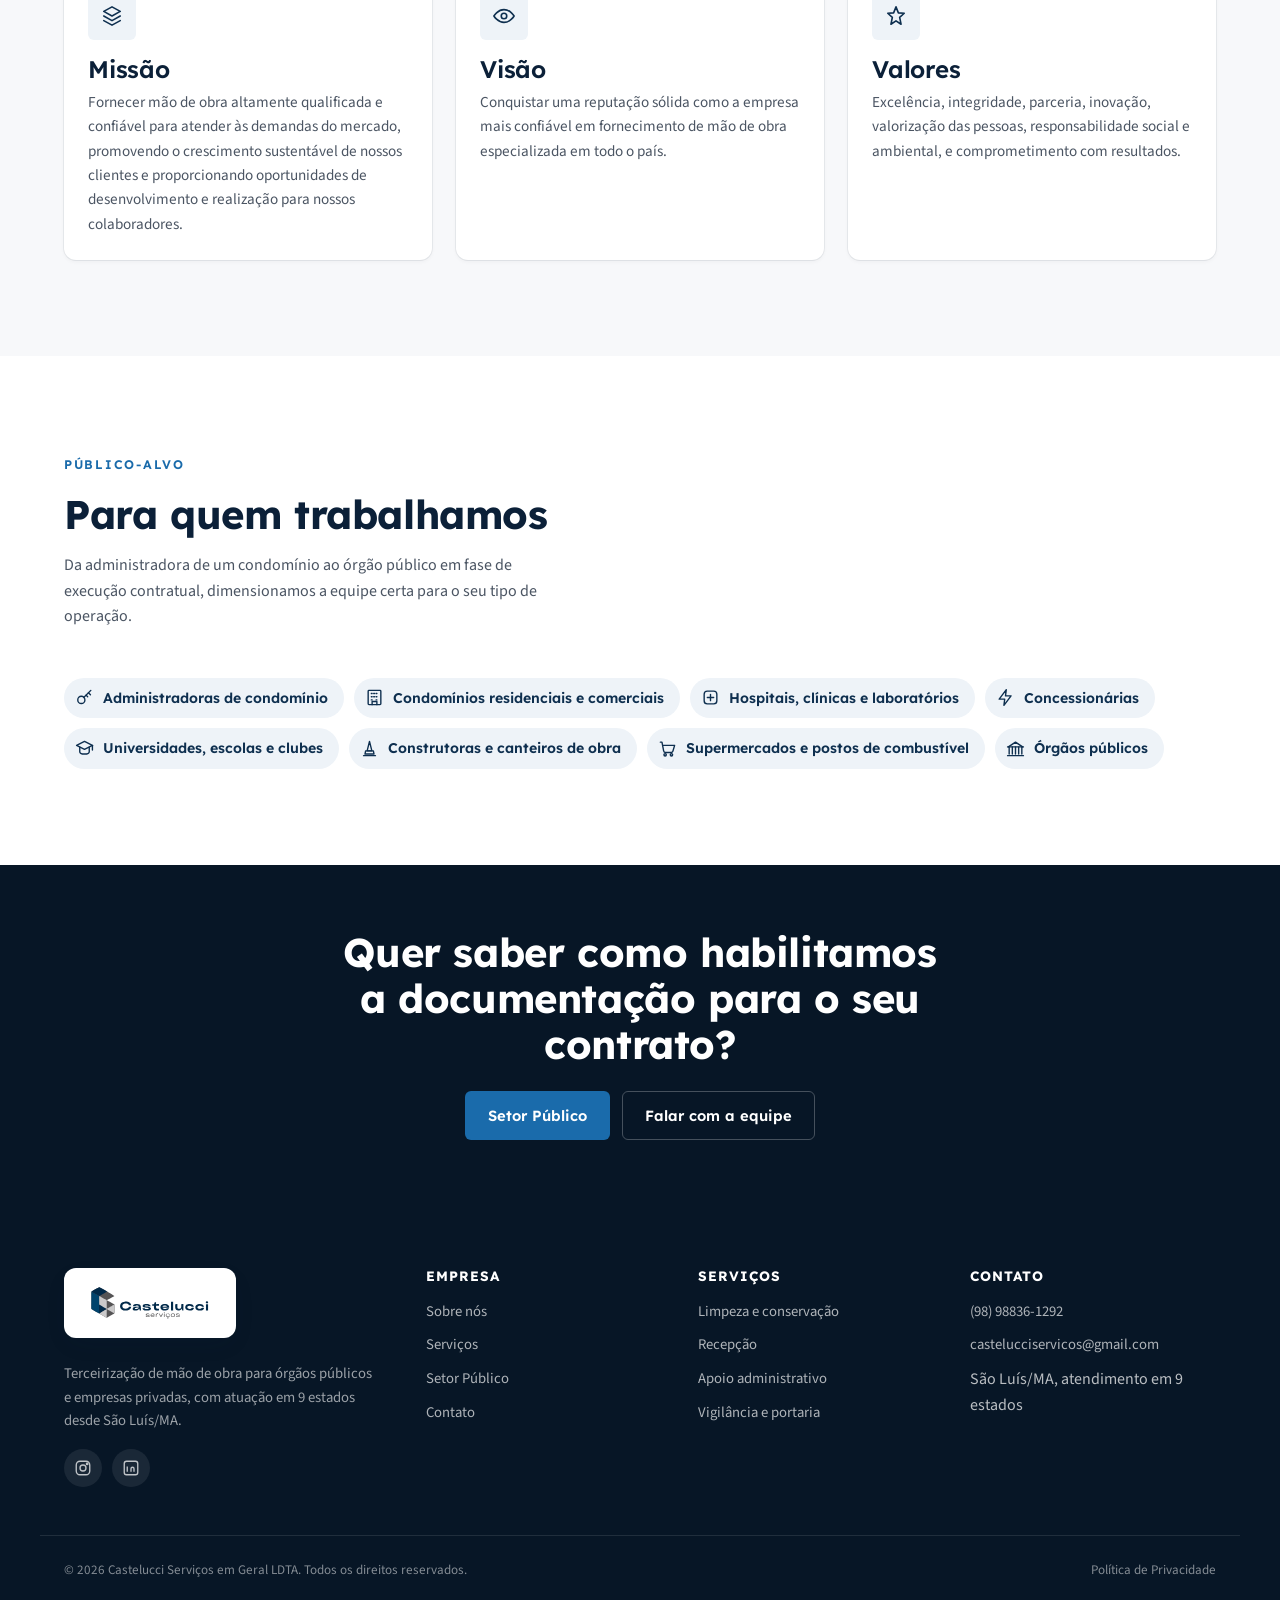
<file: sobre/index.html>
<!doctype html>
<html lang="pt-BR">
<head>
<meta charset="UTF-8">
<meta name="viewport" content="width=device-width, initial-scale=1">
<title>Castelucci Serviços</title>
<meta name="description" content="Conheça a Castelucci Serviços: mais de 10 anos fornecendo mão de obra terceirizada qualificada para órgãos públicos e empresas privadas em 9 estados.">
<link rel="icon" type="image/png" href="../assets/img/brand/favicon-32.png">
<link rel="apple-touch-icon" href="../assets/img/brand/apple-touch-icon.png">
<link rel="stylesheet" href="../assets/css/style.css">
<meta property="og:title" content="Castelucci Serviços">
<meta property="og:description" content="Mais de 10 anos fornecendo mão de obra terceirizada qualificada para órgãos públicos e empresas privadas.">
<meta property="og:type" content="website">
<meta property="og:locale" content="pt_BR">
<link rel="canonical" href="https://www.castelucciservicos.com/sobre/">
</head>
<body>
<div id="load-progress"></div>
<a href="#main" class="skip-link">Pular para o conteúdo</a>

<header class="site-header" id="site-header">
  <div class="container nav">
    <a href="../" class="nav-brand">
      <img src="../assets/img/brand/logo-azul-horizontal-vetorizada.svg" alt="Castelucci Serviços">
    </a>
    <nav class="nav-links" aria-label="Navegação principal">
      <a href="../">Início</a>
      <a href="./" class="active">Sobre</a>
      <a href="../servicos/">Serviços</a>
      <a href="../setor-publico/">Setor Público</a>
      <a href="../contato/">Contato</a>
    </nav>
    <div class="nav-actions">
      <a href="../contato/" class="btn btn-primary nav-cta">Fale Conosco</a>
      <button class="nav-toggle" id="nav-toggle" aria-label="Abrir menu" aria-expanded="false" aria-controls="mobile-drawer">
        <svg width="20" height="20" viewBox="0 0 24 24" fill="none" stroke="currentColor" stroke-width="2" stroke-linecap="round"><line x1="4" y1="7" x2="20" y2="7"/><line x1="4" y1="12" x2="20" y2="12"/><line x1="4" y1="17" x2="20" y2="17"/></svg>
      </button>
    </div>
  </div>
</header>

<div class="drawer-scrim" id="drawer-scrim"></div>
<div class="mobile-drawer" id="mobile-drawer">
  <div class="mobile-drawer-head">
    <img src="../assets/img/brand/icon-mark-white.svg" alt="">
    <button class="mobile-drawer-close" id="drawer-close" aria-label="Fechar menu">
      <svg width="18" height="18" viewBox="0 0 24 24" fill="none" stroke="currentColor" stroke-width="2" stroke-linecap="round"><line x1="18" y1="6" x2="6" y2="18"/><line x1="6" y1="6" x2="18" y2="18"/></svg>
    </button>
  </div>
  <nav>
    <a href="../">Início</a>
    <a href="./">Sobre</a>
    <a href="../servicos/">Serviços</a>
    <a href="../setor-publico/">Setor Público</a>
    <a href="../contato/">Contato</a>
  </nav>
  <div class="mobile-drawer-footer">
    <a href="../contato/" class="btn btn-primary btn-block">Fale Conosco</a>
    <a href="https://wa.me/5598988361292" target="_blank" rel="noopener" class="btn btn-ghost btn-block" style="border-color:rgba(255,255,255,0.2);color:#fff;">Falar no WhatsApp</a>
  </div>
</div>

<main id="main">

<section class="hero" style="padding-bottom:var(--space-6);">
  <div class="container">
    <p class="breadcrumb"><a href="../">Início</a> / Sobre</p>
    <span class="eyebrow">Quem somos</span>
    <h1 style="max-width:640px;"><span class="text-accent">Uma década</span> de experiência em terceirização de serviços</h1>
    <p class="lead" style="max-width:680px;">Líderes no fornecimento de serviços, sempre trazendo o que há de melhor para o cliente. A Castelucci Serviços se destaca pela entrega de soluções empresariais de alta qualidade, com foco na satisfação do cliente e na constante inovação.</p>
  </div>
</section>

<section class="section">
  <div class="container grid grid-2" style="align-items:center;gap:var(--space-7);">
    <div data-reveal>
      <span class="eyebrow">Quem somos</span>
      <h2>Compromisso com a excelência em cada posto de trabalho</h2>
      <p>Somos uma empresa dedicada e comprometida com a excelência em serviços, com vasta experiência adquirida ao longo de nossa jornada. Procuramos sempre superar as expectativas dos nossos clientes, proporcionando soluções inovadoras e eficientes.</p>
      <p>Nosso foco é construir relacionamentos sólidos e duradouros, baseados na confiança e na qualidade do nosso trabalho, seja em um contrato público fiscalizado mensalmente, seja na rotina de um condomínio privado.</p>
    </div>
    <div class="media" style="aspect-ratio:16/10;" data-reveal>
      <div class="skel"></div>
      <img src="../assets/img/equipe/equipe-grupo.webp" alt="Equipe da Castelucci Serviços reunida" loading="lazy">
    </div>
  </div>
  <div class="container">
    <div class="hero-trust" style="margin-top:var(--space-7);" data-reveal-group>
      <div class="hero-trust-item"><strong class="stat-number" data-count-to="10" data-suffix="+">0</strong><span>anos de mercado</span></div>
      <div class="hero-trust-item"><strong class="stat-number" data-count-to="9" data-suffix="+">0</strong><span>estados atendidos</span></div>
      <div class="hero-trust-item"><strong class="stat-number" data-count-to="20" data-suffix="+">0</strong><span>contratos ativos</span></div>
      <div class="hero-trust-item"><strong class="stat-number" data-count-to="7" data-suffix="">0</strong><span>linhas de serviço</span></div>
    </div>
  </div>
</section>

<section class="section section-alt">
  <div class="container">
    <div class="grid grid-3" data-reveal-group>
      <div class="card">
        <div class="card-icon"><svg width="22" height="22" viewBox="0 0 24 24" fill="none" stroke="currentColor" stroke-width="1.75" stroke-linecap="round" stroke-linejoin="round"><path d="M12 2 3 7l9 5 9-5-9-5Z"/><path d="M3 12l9 5 9-5"/><path d="M3 17l9 5 9-5"/></svg></div>
        <h3>Missão</h3>
        <p>Fornecer mão de obra altamente qualificada e confiável para atender às demandas do mercado, promovendo o crescimento sustentável de nossos clientes e proporcionando oportunidades de desenvolvimento e realização para nossos colaboradores.</p>
      </div>
      <div class="card">
        <div class="card-icon"><svg width="22" height="22" viewBox="0 0 24 24" fill="none" stroke="currentColor" stroke-width="1.75" stroke-linecap="round" stroke-linejoin="round"><path d="M1 12s4-7 11-7 11 7 11 7-4 7-11 7-11-7-11-7Z"/><circle cx="12" cy="12" r="3"/></svg></div>
        <h3>Visão</h3>
        <p>Conquistar uma reputação sólida como a empresa mais confiável em fornecimento de mão de obra especializada em todo o país.</p>
      </div>
      <div class="card">
        <div class="card-icon"><svg width="22" height="22" viewBox="0 0 24 24" fill="none" stroke="currentColor" stroke-width="1.75" stroke-linecap="round" stroke-linejoin="round"><path d="m12 2 2.6 6.6L21 9l-5 4.4L17.5 21 12 17.3 6.5 21 8 13.4 3 9l6.4-.4L12 2Z"/></svg></div>
        <h3>Valores</h3>
        <p>Excelência, integridade, parceria, inovação, valorização das pessoas, responsabilidade social e ambiental, e comprometimento com resultados.</p>
      </div>
    </div>
  </div>
</section>

<section class="section">
  <div class="container">
    <div class="section-head">
      <span class="eyebrow">Público-alvo</span>
      <h2>Para quem trabalhamos</h2>
      <p>Da administradora de um condomínio ao órgão público em fase de execução contratual, dimensionamos a equipe certa para o seu tipo de operação.</p>
    </div>
    <div class="audience-chips" data-reveal-group>
      <div class="audience-chip"><svg width="19" height="19" viewBox="0 0 24 24" fill="none" stroke="currentColor" stroke-width="1.75" stroke-linecap="round" stroke-linejoin="round"><circle cx="8" cy="15" r="4.5"/><path d="M11 12 20 3"/><path d="M17 6l2.5 2.5"/><path d="M14 9l2 2"/></svg><span>Administradoras de condomínio</span></div>
      <div class="audience-chip"><svg width="19" height="19" viewBox="0 0 24 24" fill="none" stroke="currentColor" stroke-width="1.75" stroke-linecap="round" stroke-linejoin="round"><rect x="4" y="3" width="16" height="18" rx="1"/><path d="M9 21v-4h6v4"/><path d="M8 7h1M11 7h1M14 7h1M8 11h1M11 11h1M14 11h1M8 15h1M14 15h1"/></svg><span>Condomínios residenciais e comerciais</span></div>
      <div class="audience-chip"><svg width="19" height="19" viewBox="0 0 24 24" fill="none" stroke="currentColor" stroke-width="1.75" stroke-linecap="round" stroke-linejoin="round"><rect x="4" y="4" width="16" height="16" rx="4"/><path d="M12 8v8M8 12h8"/></svg><span>Hospitais, clínicas e laboratórios</span></div>
      <div class="audience-chip"><svg width="19" height="19" viewBox="0 0 24 24" fill="none" stroke="currentColor" stroke-width="1.75" stroke-linecap="round" stroke-linejoin="round"><path d="M13 2 4 14h7l-1 8 9-12h-7l1-8Z"/></svg><span>Concessionárias</span></div>
      <div class="audience-chip"><svg width="19" height="19" viewBox="0 0 24 24" fill="none" stroke="currentColor" stroke-width="1.75" stroke-linecap="round" stroke-linejoin="round"><path d="M12 3 2 8l10 5 10-5-10-5Z"/><path d="M6 10.5V16c0 1.5 2.5 3 6 3s6-1.5 6-3v-5.5"/><path d="M22 8v6"/></svg><span>Universidades, escolas e clubes</span></div>
      <div class="audience-chip"><svg width="19" height="19" viewBox="0 0 24 24" fill="none" stroke="currentColor" stroke-width="1.75" stroke-linecap="round" stroke-linejoin="round"><path d="M12 3l3 12H9l3-12Z"/><path d="M6.3 19h11.4l-.8-4H7.1Z"/><path d="M4.5 21h15"/></svg><span>Construtoras e canteiros de obra</span></div>
      <div class="audience-chip"><svg width="19" height="19" viewBox="0 0 24 24" fill="none" stroke="currentColor" stroke-width="1.75" stroke-linecap="round" stroke-linejoin="round"><circle cx="9" cy="20" r="1.5"/><circle cx="17" cy="20" r="1.5"/><path d="M3 4h2l2.2 11.2a2 2 0 0 0 2 1.8h7.6a2 2 0 0 0 2-1.6L21 8H6.2"/></svg><span>Supermercados e postos de combustível</span></div>
      <div class="audience-chip"><svg width="19" height="19" viewBox="0 0 24 24" fill="none" stroke="currentColor" stroke-width="1.75" stroke-linecap="round" stroke-linejoin="round"><path d="M3 10 12 4l9 6"/><path d="M4 10v9M8 10v9M12 10v9M16 10v9M20 10v9"/><path d="M2 21h20"/><path d="M2 10h20"/></svg><span>Órgãos públicos</span></div>
    </div>
  </div>
</section>

<section class="section section-navy" style="padding:var(--space-7) 0;">
  <div class="container" style="text-align:center;" data-reveal>
    <h2 style="max-width:600px;margin:0 auto var(--space-3);">Quer saber como habilitamos a documentação para o seu contrato?</h2>
    <div style="display:flex;gap:12px;justify-content:center;flex-wrap:wrap;margin-top:var(--space-4);">
      <a href="../setor-publico/" class="btn btn-accent">Setor Público</a>
      <a href="../contato/" class="btn btn-ghost" style="border-color:rgba(255,255,255,0.25);color:#fff;">Falar com a equipe</a>
    </div>
  </div>
</section>

</main>

<footer class="site-footer">
  <div class="container footer-grid">
    <div class="footer-brand">
      <div class="footer-logo-plate">
        <img src="../assets/img/brand/logo-azul-horizontal-vetorizada.svg" alt="Castelucci Serviços">
      </div>
      <p>Terceirização de mão de obra para órgãos públicos e empresas privadas, com atuação em 9 estados desde São Luís/MA.</p>
      <div class="social-row">
        <a href="https://www.instagram.com/castelucciservicos/" aria-label="Instagram da Castelucci Serviços" target="_blank" rel="noopener"><svg width="18" height="18" viewBox="0 0 24 24" fill="none" stroke="currentColor" stroke-width="1.8"><rect x="3" y="3" width="18" height="18" rx="5"/><circle cx="12" cy="12" r="4"/><circle cx="17.5" cy="6.5" r="1"/></svg></a>
        <a href="https://www.linkedin.com/in/castelucci-servi%C3%A7os-43a916307/" aria-label="LinkedIn da Castelucci Serviços" target="_blank" rel="noopener"><svg width="18" height="18" viewBox="0 0 24 24" fill="none" stroke="currentColor" stroke-width="1.8"><rect x="3" y="3" width="18" height="18" rx="3"/><path d="M7 10v7M7 7v.01M12 17v-4a2 2 0 0 1 4 0v4M12 13v4"/></svg></a>
      </div>
    </div>
    <div class="footer-col">
      <h4>Empresa</h4>
      <a href="./">Sobre nós</a>
      <a href="../servicos/">Serviços</a>
      <a href="../setor-publico/">Setor Público</a>
      <a href="../contato/">Contato</a>
    </div>
    <div class="footer-col">
      <h4>Serviços</h4>
      <a href="../servicos/#limpeza">Limpeza e conservação</a>
      <a href="../servicos/#recepcao">Recepção</a>
      <a href="../servicos/#administrativo">Apoio administrativo</a>
      <a href="../servicos/#vigilancia">Vigilância e portaria</a>
    </div>
    <div class="footer-col">
      <h4>Contato</h4>
      <a href="tel:+5598988361292">(98) 98836-1292</a>
      <a href="mailto:castelucciservicos@gmail.com">castelucciservicos@gmail.com</a>
      <span>São Luís/MA, atendimento em 9 estados</span>
    </div>
  </div>
  <div class="container footer-bottom">
    <span>© <span id="year"></span> Castelucci Serviços em Geral LDTA. Todos os direitos reservados.</span>
    <a href="../politica-de-privacidade/">Política de Privacidade</a>
  </div>
</footer>

<div class="floating-widget" id="floating-widget">
  <div class="floating-panel">
    <h4>Fale com a Castelucci</h4>
    <p>Tire dúvidas sobre serviços, propostas ou editais em andamento.</p>
    <a href="https://wa.me/5598988361292" target="_blank" rel="noopener" class="btn btn-primary btn-block">Abrir WhatsApp</a>
  </div>
  <button class="floating-toggle" id="floating-toggle" aria-label="Abrir chat do WhatsApp" aria-expanded="false">
    <svg width="26" height="26" viewBox="0 0 24 24" fill="currentColor"><path d="M12.04 2C6.58 2 2.13 6.45 2.13 11.91c0 1.75.46 3.39 1.26 4.81L2 22l5.42-1.35a9.9 9.9 0 0 0 4.62 1.14h.01c5.46 0 9.9-4.45 9.9-9.9C21.96 6.45 17.5 2 12.04 2Zm5.8 14.13c-.24.68-1.38 1.3-1.9 1.34-.5.05-1 .24-3.36-.72-2.84-1.16-4.66-4.02-4.8-4.2-.14-.19-1.15-1.53-1.15-2.92s.72-2.07.98-2.35c.25-.28.55-.35.73-.35h.53c.17 0 .4-.02.62.48.24.55.8 1.9.87 2.04.07.14.12.3.02.49-.1.19-.15.3-.3.47-.15.16-.31.37-.44.5-.15.14-.3.3-.13.6.17.3.75 1.25 1.62 2.02 1.11.99 2.05 1.3 2.34 1.45.3.14.47.12.64-.07.17-.2.72-.84.92-1.12.19-.28.38-.24.64-.14.26.1 1.65.78 1.94.92.28.14.47.2.54.32.07.12.07.68-.17 1.36Z"/></svg>
  </button>
</div>

<button class="back-to-top" id="back-to-top" aria-label="Voltar ao topo">
  <svg width="18" height="18" viewBox="0 0 24 24" fill="none" stroke="currentColor" stroke-width="2" stroke-linecap="round" stroke-linejoin="round"><path d="m18 15-6-6-6 6"/></svg>
</button>

<div class="cookie-banner" id="cookie-banner" role="dialog" aria-label="Aviso de cookies">
  <p>Usamos cookies essenciais para o funcionamento do site. Ao continuar, você concorda com nossa <a href="../politica-de-privacidade/" style="color:#fff;text-decoration:underline;">Política de Privacidade</a>.</p>
  <div class="cookie-actions">
    <button class="btn btn-primary" data-consent="accepted">Aceitar</button>
    <button class="btn btn-ghost" data-consent="essential" style="border-color:rgba(255,255,255,0.25);color:#fff;">Só essenciais</button>
  </div>
</div>

<script>document.getElementById("year").textContent = new Date().getFullYear();</script>
<script src="../assets/js/main.js"></script>
</body>
</html>
</file>
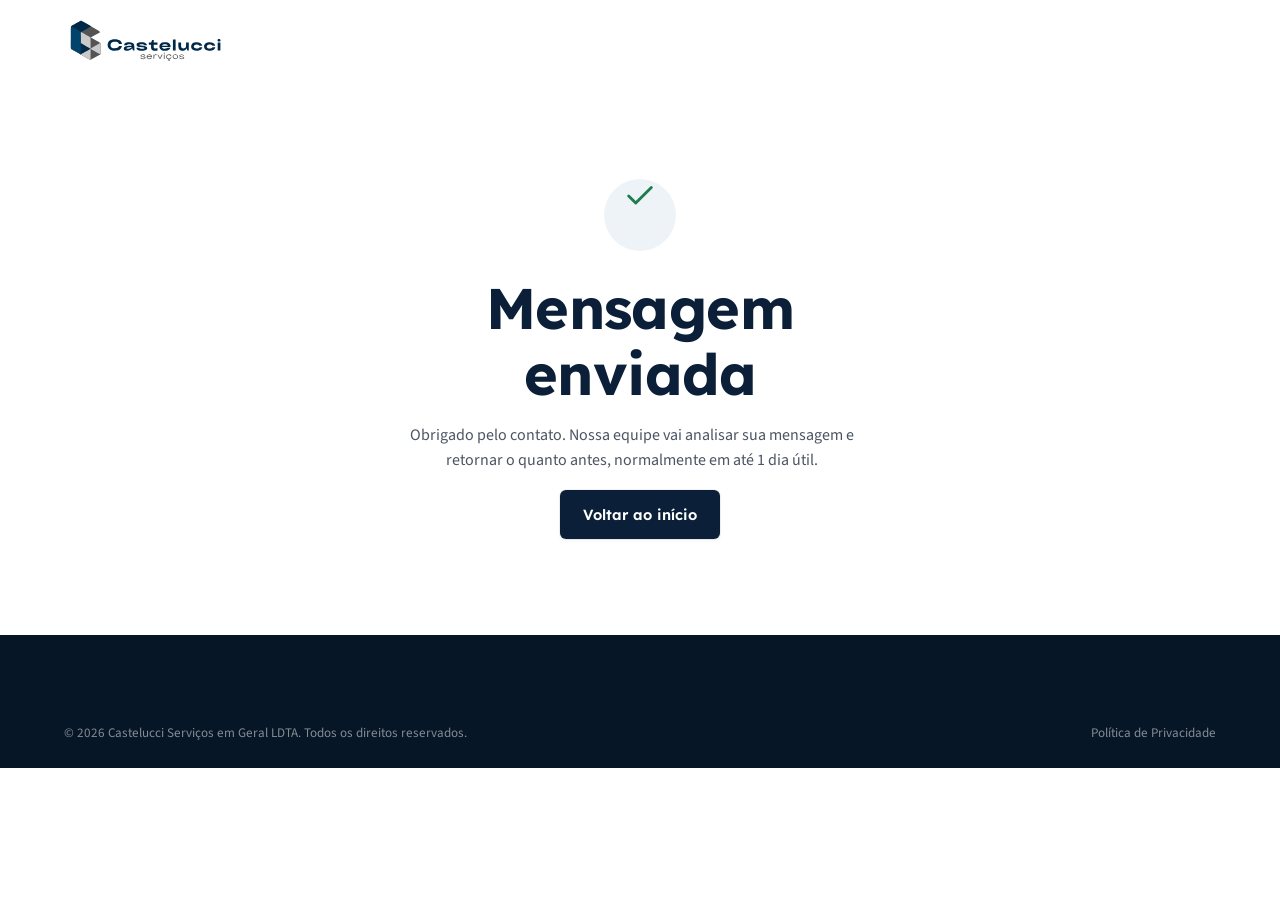
<file: contato/obrigado/index.html>
<!doctype html>
<html lang="pt-BR">
<head>
<meta charset="UTF-8">
<meta name="viewport" content="width=device-width, initial-scale=1">
<title>Castelucci Serviços</title>
<meta name="description" content="Recebemos sua mensagem. A equipe da Castelucci Serviços retornará em breve.">
<meta name="robots" content="noindex">
<link rel="icon" type="image/png" href="../../assets/img/brand/favicon-32.png">
<link rel="stylesheet" href="../../assets/css/style.css">
</head>
<body>
<div id="load-progress"></div>
<header class="site-header" id="site-header">
  <div class="container nav">
    <a href="../../" class="nav-brand">
      <img src="../../assets/img/brand/logo-azul-horizontal-vetorizada.svg" alt="Castelucci Serviços">
    </a>
  </div>
</header>
<main id="main">
  <section class="section" style="min-height:60vh;display:flex;align-items:center;">
    <div class="container" style="text-align:center;max-width:560px;" data-reveal>
      <div class="card-icon" style="width:72px;height:72px;border-radius:50%;background:var(--bg-tint);margin:0 auto var(--space-4);">
        <svg width="34" height="34" viewBox="0 0 24 24" fill="none" stroke="var(--success)" stroke-width="2" stroke-linecap="round" stroke-linejoin="round"><path d="M20 6 9 17l-5-5"/></svg>
      </div>
      <h1>Mensagem enviada</h1>
      <p>Obrigado pelo contato. Nossa equipe vai analisar sua mensagem e retornar o quanto antes, normalmente em até 1 dia útil.</p>
      <a href="../../" class="btn btn-primary">Voltar ao início</a>
    </div>
  </section>
</main>
<footer class="site-footer">
  <div class="container footer-bottom" style="border-top:none;margin-top:0;padding-top:var(--space-4);">
    <span>© <span id="year"></span> Castelucci Serviços em Geral LDTA. Todos os direitos reservados.</span>
    <a href="../../politica-de-privacidade/">Política de Privacidade</a>
  </div>
</footer>
<script>document.getElementById("year").textContent = new Date().getFullYear();</script>
<script src="../../assets/js/main.js"></script>
</body>
</html>
</file>
<file: assets/css/style.css>
/*
  Castelucci Serviços — design system + motion engine
  Weighting (design-motion-principles): Primary = Jakub Krehel (production polish),
  Secondary = Jhey Tompkins (one signature moment — the cube mark), Selective = Emil
  Kowalski (nav, forms, buttons: fast, restrained, no bounce). See AGENTS.md.
*/
/* Fontes auto-hospedadas (Lexend e Source Sans 3, SIL Open Font License) — evita
   requisição ao Google em toda visita, que enviaria o IP do visitante a um terceiro
   antes de qualquer consentimento. Ver politica-de-privacidade/. */
@font-face {
  font-family: 'Lexend';
  font-style: normal;
  font-weight: 400 800;
  font-display: swap;
  src: url('../fonts/lexend-latin-var.woff2') format('woff2');
}
@font-face {
  font-family: 'Source Sans 3';
  font-style: normal;
  font-weight: 400 700;
  font-display: swap;
  src: url('../fonts/source-sans-3-latin-var.woff2') format('woff2');
}

/* ============================= 1. Design tokens ============================= */
:root {
  /* Brand palette — sampled directly from the Castelucci logo facets */
  --navy-950: #071626;
  --navy-900: #0b2038;
  --navy-800: #0e2f4f;
  --navy-700: #123f68;
  --navy-600: #175184;
  --blue-accent: #1a6bab;
  --blue-accent-dark: #124f80;
  --slate-700: #4b4f54;
  --slate-500: #71767c;
  --slate-300: #b7bcc1;
  --slate-200: #dde1e4;
  --slate-100: #eef1f3;
  --paper: #ffffff;
  --bg: #f7f8fa;
  --bg-tint: #eef3f8;

  --success: #1c7c4c;
  --danger: #c02b2b;

  --text-primary: #101826;
  --text-secondary: #4b5563;
  --text-muted: #6b7280;
  --border: #e2e6ea;

  --font-display: 'Lexend', 'Segoe UI', sans-serif;
  --font-body: 'Source Sans 3', 'Segoe UI', sans-serif;

  /* Spacing (8pt rhythm) */
  --space-1: 4px;
  --space-2: 8px;
  --space-3: 16px;
  --space-4: 24px;
  --space-5: 32px;
  --space-6: 48px;
  --space-7: 64px;
  --space-8: 96px;

  --radius-sm: 6px;
  --radius-md: 12px;
  --radius-lg: 20px;
  --container: 1200px;

  --shadow-sm: 0px 0px 0px 1px rgba(11, 32, 56, 0.06), 0px 1px 2px -1px rgba(11, 32, 56, 0.08), 0px 2px 4px 0px rgba(11, 32, 56, 0.04);
  --shadow-md: 0px 0px 0px 1px rgba(11, 32, 56, 0.06), 0px 8px 24px -8px rgba(11, 32, 56, 0.18);
  --shadow-lg: 0px 24px 48px -12px rgba(7, 22, 38, 0.28);

  /* Motion tokens — Jakub-weighted: 200-500ms, spring/bezier, exit subtler than enter */
  --ease-enter: cubic-bezier(0.16, 1, 0.3, 1);
  --ease-exit: cubic-bezier(0.4, 0, 1, 1);
  --ease-standard: cubic-bezier(0.65, 0, 0.35, 1);
  --dur-fast: 160ms;
  --dur-base: 280ms;
  --dur-polish: 420ms;
  --dur-reveal: 620ms;
}

* { box-sizing: border-box; }
html { scroll-behavior: smooth; -webkit-text-size-adjust: 100%; }
a, button, [role="button"], input[type="submit"], select, summary {
  touch-action: manipulation;
}
a[href], button:not(:disabled), [role="button"], input[type="submit"]:not(:disabled), summary {
  cursor: pointer;
}
body {
  margin: 0;
  font-family: var(--font-body);
  color: var(--text-primary);
  background: var(--paper);
  line-height: 1.6;
  font-size: 16px;
  -webkit-font-smoothing: antialiased;
}
body.no-scroll { overflow: hidden; }
img { max-width: 100%; display: block; }
a { color: inherit; text-decoration: none; }
h1, h2, h3, h4 {
  font-family: var(--font-display);
  color: var(--navy-900);
  line-height: 1.15;
  margin: 0 0 var(--space-3);
  letter-spacing: -0.01em;
}
h1 { font-size: clamp(2.1rem, 1.5rem + 2.6vw, 3.6rem); font-weight: 700; }
h2 { font-size: clamp(1.7rem, 1.35rem + 1.5vw, 2.5rem); font-weight: 700; }
h3 { font-size: clamp(1.2rem, 1.05rem + 0.6vw, 1.5rem); font-weight: 600; }
p { margin: 0 0 var(--space-3); color: var(--text-secondary); max-width: 62ch; }
.container { max-width: var(--container); margin: 0 auto; padding: 0 var(--space-4); }
section { position: relative; }
.eyebrow {
  display: inline-flex; align-items: center;
  font-family: var(--font-display); font-weight: 600; font-size: 0.78rem;
  letter-spacing: 0.14em; text-transform: uppercase; color: var(--blue-accent);
  margin-bottom: var(--space-3);
}
.visually-hidden {
  position: absolute; width: 1px; height: 1px; padding: 0; margin: -1px;
  overflow: hidden; clip: rect(0,0,0,0); white-space: nowrap; border: 0;
}
.skip-link {
  position: absolute; left: 12px; top: -60px; background: var(--navy-900); color: #fff;
  padding: 10px 16px; border-radius: var(--radius-sm); z-index: 1000;
  transition: top var(--dur-base) var(--ease-enter);
}
.skip-link:focus { top: 12px; }

:focus-visible { outline: 2px solid var(--blue-accent); outline-offset: 3px; border-radius: 4px; }

/* ============================= 2. Top load progress bar ============================= */
#load-progress {
  position: fixed; top: 0; left: 0; height: 3px; width: 0%;
  background: linear-gradient(90deg, var(--blue-accent), var(--navy-700));
  z-index: 2000; transition: width 260ms var(--ease-standard), opacity 220ms linear;
  border-radius: 0 2px 2px 0;
}
#load-progress.done { opacity: 0; }

/* Cross-document View Transitions (Chromium): fade+lift between static pages.
   Unsupported browsers ignore this at-rule entirely — the JS progress bar
   below is the fallback that carries the "something is happening" signal there. */
@view-transition { navigation: auto; }

@media (prefers-reduced-motion: no-preference) {
  @supports (view-transition-name: root) {
    ::view-transition-old(root) {
      animation: page-exit var(--dur-base) var(--ease-exit) both;
    }
    ::view-transition-new(root) {
      animation: page-enter var(--dur-polish) var(--ease-enter) both;
    }
  }
}
@keyframes page-enter {
  from { opacity: 0; transform: translateY(10px) scale(0.995); filter: blur(3px); }
  to { opacity: 1; transform: translateY(0) scale(1); filter: blur(0); }
}
@keyframes page-exit {
  from { opacity: 1; transform: translateY(0); }
  to { opacity: 0; transform: translateY(-6px); }
}

/* ============================= 3. Header / navigation ============================= */
.site-header {
  position: sticky; top: 0; z-index: 900; background: rgba(255,255,255,0.92);
  backdrop-filter: blur(10px); -webkit-backdrop-filter: blur(10px);
  border-bottom: 1px solid transparent;
  transition: border-color var(--dur-base) var(--ease-standard), box-shadow var(--dur-base) var(--ease-standard);
}
.site-header.is-scrolled { border-color: var(--border); box-shadow: 0 8px 24px -18px rgba(7,22,38,0.35); }
.nav {
  display: flex; align-items: center; justify-content: space-between;
  padding: 14px var(--space-4);
}
.nav-brand { display: flex; align-items: center; gap: 10px; font-family: var(--font-display); font-weight: 700; color: var(--navy-900); font-size: 1.05rem; }
.nav-brand img { height: 54px; width: auto; }
.nav-links { display: flex; align-items: center; gap: var(--space-4); }
.nav-links a {
  font-weight: 500; font-size: 0.95rem; color: var(--text-secondary);
  padding: 8px 2px; position: relative;
  transition: color var(--dur-fast) var(--ease-standard);
}
.nav-links a::after {
  content: ""; position: absolute; left: 0; right: 100%; bottom: 2px; height: 2px;
  background: var(--blue-accent); border-radius: 2px;
  transition: right var(--dur-base) var(--ease-enter);
}
.nav-links a:hover, .nav-links a.active { color: var(--navy-900); }
.nav-links a:hover::after, .nav-links a.active::after { right: 0; }
.nav-actions { display: flex; align-items: center; gap: var(--space-3); }
.nav-toggle {
  display: none; background: none; border: 1px solid var(--border); border-radius: var(--radius-sm);
  width: 44px; height: 44px; align-items: center; justify-content: center;
  color: var(--navy-900);
}

.btn {
  display: inline-flex; align-items: center; justify-content: center; gap: 8px;
  font-family: var(--font-display); font-weight: 600; font-size: 0.92rem;
  padding: 12px 22px; border-radius: var(--radius-sm); border: 1px solid transparent;
  cursor: pointer; white-space: nowrap; touch-action: manipulation;
  transition: transform var(--dur-fast) var(--ease-standard), box-shadow var(--dur-fast) var(--ease-standard), background var(--dur-fast) var(--ease-standard), border-color var(--dur-fast) var(--ease-standard);
}
.btn:active { transform: scale(0.97); }
.btn-primary { background: var(--navy-900); color: #fff; box-shadow: var(--shadow-sm); }
.btn-primary:hover { background: var(--navy-800); box-shadow: var(--shadow-md); }
.btn-accent { background: var(--blue-accent); color: #fff; }
.btn-accent:hover { background: var(--navy-700); }
.btn-ghost { background: transparent; color: var(--navy-900); border-color: var(--border); }
.btn-ghost:hover { border-color: var(--navy-900); background: var(--slate-100); }
.btn-block { width: 100%; }
.btn[disabled] { opacity: 0.55; cursor: not-allowed; transform: none; }
.btn .spinner { display: none; }
.btn.is-loading .spinner { display: inline-flex; }
.btn.is-loading .btn-label { opacity: 0.75; }

.spinner {
  width: 16px; height: 16px; border-radius: 50%;
  border: 2px solid rgba(255,255,255,0.4); border-top-color: #fff;
  animation: spin 700ms linear infinite;
}
.btn-ghost .spinner { border-color: rgba(11,32,56,0.25); border-top-color: var(--navy-900); }
@keyframes spin { to { transform: rotate(360deg); } }

.mobile-drawer {
  position: fixed; inset: 0 0 0 auto; width: min(340px, 88vw); background: var(--navy-950);
  color: #fff; z-index: 1200; padding: var(--space-4);
  transform: translateX(100%); transition: transform var(--dur-polish) var(--ease-enter);
  display: flex; flex-direction: column; gap: var(--space-4);
}
.mobile-drawer.open { transform: translateX(0); transition-timing-function: var(--ease-enter); }
.drawer-scrim {
  position: fixed; inset: 0; background: rgba(7,22,38,0.55); z-index: 1150;
  opacity: 0; pointer-events: none; transition: opacity var(--dur-base) var(--ease-standard);
}
.drawer-scrim.open { opacity: 1; pointer-events: auto; }
.mobile-drawer-head { display: flex; align-items: center; justify-content: space-between; }
.mobile-drawer-head img { height: 40px; width: auto; }
.mobile-drawer-close { background: rgba(255,255,255,0.08); border: none; color: #fff; width: 44px; height: 44px; border-radius: 50%; display: flex; align-items: center; justify-content: center; }
.mobile-drawer nav { display: flex; flex-direction: column; gap: var(--space-2); }
.mobile-drawer nav a { font-family: var(--font-display); font-size: 1.1rem; font-weight: 600; padding: 10px 4px; color: #fff; border-bottom: 1px solid rgba(255,255,255,0.08); }
.mobile-drawer-footer { margin-top: auto; display: flex; flex-direction: column; gap: 10px; }

@media (max-width: 880px) {
  .nav-links { display: none; }
  .nav-actions .nav-cta { display: none; }
  .nav-toggle { display: flex; }
}

/* ============================= 4. Hero + signature cube mark ============================= */
.hero {
  padding: clamp(48px, 8vw, 108px) 0 var(--space-8);
  background:
    radial-gradient(1200px 480px at 82% -10%, rgba(26,107,171,0.10), transparent 60%),
    linear-gradient(180deg, var(--bg-tint) 0%, var(--paper) 65%);
  overflow: clip;
}
.hero-grid { display: grid; grid-template-columns: 1.05fr 0.95fr; gap: var(--space-7); align-items: center; }
.hero-copy p.lead { font-size: 1.15rem; color: var(--text-secondary); max-width: 52ch; }

/* Hero headline: two-tone emphasis (navy + brand blue) instead of a flat
   single-color title, plus a quiet load-in so the text materializes with
   the rest of the hero instead of just appearing static. Targets by
   class/tag (not nth-child position) so it works whether the hero wraps
   its text in .hero-copy (home, two-column) or not (every other page). */
.hero h1 .text-accent { color: var(--blue-accent); }
.hero .breadcrumb, .hero .eyebrow, .hero h1, .hero p.lead, .hero .hero-actions, .hero .hero-trust {
  opacity: 0; transform: translateY(14px); filter: blur(4px);
  animation: hero-copy-in var(--dur-reveal) var(--ease-enter) both;
}
.hero .breadcrumb { animation-delay: 0ms; }
.hero .eyebrow { animation-delay: 60ms; }
.hero h1 { animation-delay: 140ms; }
.hero p.lead { animation-delay: 240ms; }
.hero .hero-actions { animation-delay: 340ms; }
.hero .hero-trust { animation-delay: 420ms; }
@keyframes hero-copy-in { to { opacity: 1; transform: translateY(0); filter: blur(0); } }
.hero-actions { display: flex; gap: var(--space-3); flex-wrap: wrap; margin-top: var(--space-4); }
.hero-trust {
  display: flex; flex-wrap: wrap; margin-top: var(--space-6);
  background: var(--paper); border: 1px solid var(--border); border-radius: var(--radius-lg);
  box-shadow: var(--shadow-sm); overflow: hidden;
}
.hero-trust-item {
  flex: 1 1 0; min-width: 0; display: flex; flex-direction: column; gap: 4px;
  padding: var(--space-4) var(--space-4); position: relative;
}
.hero-trust-item + .hero-trust-item::before {
  content: ""; position: absolute; left: 0; top: 22%; bottom: 22%; width: 1px; background: var(--border);
}
.hero-trust-item strong {
  font-family: var(--font-display); font-weight: 800; font-size: 2rem; line-height: 1;
  color: var(--navy-900); letter-spacing: -0.02em;
}
.hero-trust-item span {
  font-size: 0.72rem; font-weight: 600; color: var(--text-muted);
  text-transform: uppercase; letter-spacing: 0.06em;
}
@media (max-width: 560px) {
  .hero-trust-item { flex: 1 1 50%; }
  .hero-trust-item:nth-child(3)::before, .hero-trust-item:nth-child(1)::before { display: none; }
}

/* Cube stage: the mark settles into its isometric resting position on load,
   escorted by small cuboid accent chips that drift in and land around it —
   a Jhey-flavoured signature moment, kept short and un-bouncy (Jakub) since
   this is a trust-first B2B site, not a playful one. Respects reduced-motion
   in full (see section 13): everything simply appears in its final state. */
.cube-stage { position: relative; aspect-ratio: 1 / 1; width: 100%; max-width: 400px; justify-self: center; perspective: 1200px; }
.cube-stage::after {
  content: ""; position: absolute; inset: 10% 14% 6%; z-index: -1; border-radius: 50%;
  background: radial-gradient(closest-side, rgba(11,32,56,0.14), transparent 72%);
  opacity: 0; animation: shadow-in var(--dur-reveal) var(--ease-enter) 420ms both;
}
@keyframes shadow-in { to { opacity: 1; } }
.cube-orbit-ring {
  position: absolute; inset: -4%; border: 1px dashed rgba(26,107,171,0.22); border-radius: 50%;
  opacity: 0; animation: ring-in 900ms var(--ease-enter) 480ms both, ring-spin 48s linear infinite;
}
@keyframes ring-in { to { opacity: 1; } }
@keyframes ring-spin { to { transform: rotate(360deg); } }

.cube-mark-wrap {
  position: absolute; inset: 12%; transform-style: preserve-3d;
  transition: transform 320ms cubic-bezier(0.22, 1, 0.36, 1);
}
.cube-mark-wrap img {
  width: 100%; height: 100%; object-fit: contain;
  opacity: 0; filter: blur(10px) drop-shadow(0 22px 34px rgba(7,22,38,0.22));
  transform: perspective(1200px) rotateY(-34deg) rotateX(14deg) translateZ(-60px) scale(0.82);
  animation: cube-settle 900ms var(--ease-enter) 80ms both;
}
@keyframes cube-settle {
  to {
    opacity: 1; filter: blur(0) drop-shadow(0 22px 34px rgba(7,22,38,0.16));
    transform: perspective(1200px) rotateY(0deg) rotateX(0deg) translateZ(0) scale(1);
  }
}

/* Idle float: once it settles in, the cube keeps drifting gently in place
   instead of going static — the "signature moment" stays alive at rest,
   not just on hover. Lives on its own inner wrapper so it composes with
   the pointer-tilt transform on .cube-mark-wrap (JS, desktop-only,
   inline style) instead of fighting it on the same property/element. */
.cube-mark-idle {
  width: 100%; height: 100%; transform-style: preserve-3d;
  animation: cube-idle-float 6.5s cubic-bezier(0.45, 0, 0.55, 1) 1000ms infinite;
}
@keyframes cube-idle-float {
  0%   { transform: perspective(1200px) translateY(0)     rotateY(-15deg) rotateX(6deg)  scale(1); }
  25%  { transform: perspective(1200px) translateY(-18px) rotateY(9deg)   rotateX(-6deg) scale(1.045); }
  50%  { transform: perspective(1200px) translateY(4px)   rotateY(18deg)  rotateX(7deg)  scale(1); }
  75%  { transform: perspective(1200px) translateY(-12px) rotateY(-9deg)  rotateX(-5deg) scale(1.03); }
  100% { transform: perspective(1200px) translateY(0)     rotateY(-15deg) rotateX(6deg)  scale(1); }
}

.cube-chip {
  position: absolute; width: var(--w, 26px); height: var(--w, 26px);
  background: var(--c, var(--blue-accent));
  clip-path: polygon(50% 0%, 100% 50%, 50% 100%, 0% 50%);
  opacity: 0; filter: blur(5px);
  animation: chip-in var(--dur-reveal) var(--ease-enter) both;
  animation-delay: var(--d, 0ms);
  top: var(--t); left: var(--l); right: var(--r); bottom: var(--b);
}
@keyframes chip-in {
  from { opacity: 0; filter: blur(5px); transform: translate(var(--fx, 24px), var(--fy, -18px)) rotate(18deg) scale(0.6); }
  to { opacity: 0.9; filter: blur(0); transform: translate(0, 0) rotate(0deg) scale(1); }
}

@media (max-width: 960px) {
  .hero-grid { grid-template-columns: 1fr; }
  .cube-stage { max-width: 280px; }
}

@media (max-width: 600px) {
  .hero-actions { flex-direction: column; align-items: stretch; }
  .hero-actions .btn { white-space: normal; text-align: center; }
  .hero-trust { display: grid; grid-template-columns: 1fr 1fr; gap: var(--space-3) var(--space-4); }
}

/* ============================= 5. Scroll reveal system ============================= */
[data-reveal] {
  opacity: 0; transform: translateY(16px); filter: blur(3px);
  transition: opacity var(--dur-reveal) var(--ease-enter), transform var(--dur-reveal) var(--ease-enter), filter var(--dur-reveal) var(--ease-enter);
}
[data-reveal].in-view { opacity: 1; transform: translateY(0); filter: blur(0); }
[data-reveal-group] > * { opacity: 0; transform: translateY(14px); filter: blur(3px); transition: opacity var(--dur-polish) var(--ease-enter), transform var(--dur-polish) var(--ease-enter), filter var(--dur-polish) var(--ease-enter); }
[data-reveal-group].in-view > * { opacity: 1; transform: translateY(0); filter: blur(0); }
[data-reveal-group].in-view > *:nth-child(1) { transition-delay: 0ms; }
[data-reveal-group].in-view > *:nth-child(2) { transition-delay: 60ms; }
[data-reveal-group].in-view > *:nth-child(3) { transition-delay: 120ms; }
[data-reveal-group].in-view > *:nth-child(4) { transition-delay: 180ms; }
[data-reveal-group].in-view > *:nth-child(5) { transition-delay: 240ms; }
[data-reveal-group].in-view > *:nth-child(6) { transition-delay: 300ms; }
[data-reveal-group].in-view > *:nth-child(7) { transition-delay: 360ms; }
[data-reveal-group].in-view > *:nth-child(8) { transition-delay: 420ms; }

/* ============================= 6. Skeleton loaders + progressive images ============================= */
.skel {
  position: relative; overflow: hidden; background: var(--slate-100);
  border-radius: var(--radius-md);
}
.skel::after {
  content: ""; position: absolute; inset: 0;
  background: linear-gradient(100deg, transparent 30%, rgba(255,255,255,0.75) 50%, transparent 70%);
  transform: translateX(-100%);
  animation: shimmer 1500ms ease-in-out infinite;
}
@keyframes shimmer { to { transform: translateX(100%); } }

.media {
  position: relative; overflow: hidden; border-radius: var(--radius-md); background: var(--slate-100);
}
.media img {
  width: 100%; height: 100%; object-fit: cover;
  opacity: 0; filter: blur(10px); transform: scale(1.03);
  transition: opacity var(--dur-polish) var(--ease-enter), filter var(--dur-polish) var(--ease-enter), transform var(--dur-polish) var(--ease-enter);
}
.media.is-loaded img { opacity: 1; filter: blur(0); transform: scale(1); }
.media .skel { position: absolute; inset: 0; transition: opacity var(--dur-base) linear; }
.media.is-loaded .skel { opacity: 0; pointer-events: none; }

.map-consent {
  position: absolute; inset: 0; z-index: 2;
  display: flex; flex-direction: column; align-items: center; justify-content: center;
  gap: var(--space-2); text-align: center; padding: var(--space-4);
  background: var(--slate-100);
  transition: opacity var(--dur-base) var(--ease-standard);
}
.map-consent p { max-width: 320px; font-size: 0.85rem; color: var(--text-muted); margin-bottom: 0; }
.map-consent .btn { padding: 8px 16px; font-size: 0.85rem; }
.map-consent-link { font-size: 0.8rem; text-decoration: underline; color: var(--text-secondary); }
.media.map-loaded .map-consent { opacity: 0; pointer-events: none; }

.video-feature { display: grid; grid-template-columns: 1fr; gap: var(--space-5); align-items: center; }
@media (min-width: 860px) { .video-feature { grid-template-columns: 300px 1fr; } }
.video-card {
  position: relative; overflow: hidden; border-radius: var(--radius-md);
  background: var(--navy-950); box-shadow: var(--shadow-md);
  aspect-ratio: 9/16; max-width: 300px; width: 100%; margin: 0 auto;
}
.video-card video { width: 100%; height: 100%; display: block; object-fit: cover; }

/* Stat counters — number "counts up" once revealed, communicates real progress */
.stat-number { font-variant-numeric: tabular-nums; }

/* ============================= 7. Cards & grids ============================= */
.grid { display: grid; gap: var(--space-4); }
.grid-2 { grid-template-columns: repeat(2, 1fr); }
.grid-3 { grid-template-columns: repeat(3, 1fr); }
.grid-4 { grid-template-columns: repeat(4, 1fr); }
@media (max-width: 980px) { .grid-3, .grid-4 { grid-template-columns: repeat(2, 1fr); } }
@media (max-width: 600px) { .grid-2, .grid-3, .grid-4 { grid-template-columns: 1fr; } }

.card {
  background: var(--paper); border-radius: var(--radius-md); padding: var(--space-4);
  box-shadow: var(--shadow-sm);
  transition: transform var(--dur-base) var(--ease-standard), box-shadow var(--dur-base) var(--ease-standard);
}
.card:hover { transform: translateY(-4px); box-shadow: var(--shadow-md); }
.card .card-icon {
  width: 48px; height: 48px; border-radius: var(--radius-sm); background: var(--bg-tint);
  color: var(--navy-800); display: flex; align-items: center; justify-content: center;
  margin-bottom: var(--space-3);
  transition: background var(--dur-base) var(--ease-standard), color var(--dur-base) var(--ease-standard), transform var(--dur-base) var(--ease-standard);
}
.card:hover .card-icon { background: var(--navy-900); color: #fff; transform: scale(1.06); }
.card h3 { margin-bottom: 6px; }
.card p { margin-bottom: 0; font-size: 0.95rem; }

.section { padding: var(--space-8) 0; }
.section-alt { background: var(--bg); }
.section-navy { background: var(--navy-950); color: #fff; }
.section-navy h2, .section-navy h3 { color: #fff; }
.section-navy p { color: rgba(255,255,255,0.72); }
.section-head { max-width: 640px; margin-bottom: var(--space-6); }
.section-head.center { margin-left: auto; margin-right: auto; text-align: center; }

.coverage-wrap { display: grid; grid-template-columns: 1fr 1fr; gap: var(--space-6); align-items: center; }
.state-chip {
  display: inline-flex; align-items: center; gap: 8px; padding: 8px 14px; border-radius: 999px;
  background: rgba(255,255,255,0.06); border: 1px solid rgba(255,255,255,0.14); font-size: 0.85rem; font-weight: 600;
  transition: background var(--dur-fast) var(--ease-standard), border-color var(--dur-fast) var(--ease-standard);
}
.state-chip:hover { background: rgba(255,255,255,0.12); border-color: rgba(255,255,255,0.3); }
.state-chip .dot { width: 7px; height: 7px; border-radius: 50%; background: var(--blue-accent); }
.coverage-map { display: flex; justify-content: center; }
.coverage-map img { width: 100%; max-width: 420px; height: auto; }
@media (max-width: 860px) { .coverage-wrap { grid-template-columns: 1fr; } }

.table-filter {
  display: flex; align-items: center; gap: 10px; margin-bottom: var(--space-3);
  background: var(--paper); border: 1px solid var(--border); border-radius: var(--radius-sm);
  padding: 0 14px; box-shadow: var(--shadow-sm); max-width: 380px;
  transition: border-color var(--dur-fast) var(--ease-standard), box-shadow var(--dur-fast) var(--ease-standard);
}
.table-filter:focus-within { border-color: var(--blue-accent); box-shadow: 0 0 0 4px rgba(26,107,171,0.14); }
.table-filter svg { flex: none; color: var(--text-muted); }
.table-filter input {
  border: none; outline: none; font: inherit; font-size: 0.95rem; width: 100%;
  background: transparent; color: var(--text-primary); padding: 13px 0; min-height: 44px;
}
.table-count { font-size: 0.82rem; color: var(--text-muted); margin: -6px 0 var(--space-3); }
.table-wrap { overflow-x: auto; border-radius: var(--radius-md); box-shadow: var(--shadow-sm); }
table.clients { width: 100%; border-collapse: collapse; min-width: 560px; background: var(--paper); }
table.clients th, table.clients td { text-align: left; padding: 13px 18px; border-bottom: 1px solid var(--border); font-size: 0.92rem; }
table.clients th { font-family: var(--font-display); font-size: 0.76rem; text-transform: uppercase; letter-spacing: 0.08em; color: var(--text-muted); background: var(--bg); }
table.clients tr { transition: background var(--dur-fast) linear, opacity var(--dur-fast) linear; }
table.clients tbody tr:hover { background: var(--bg-tint); }
table.clients tbody tr:last-child td { border-bottom: none; }
table.clients tbody tr.is-filtered-out { display: none; }
.state-badge {
  display: inline-flex; align-items: center; padding: 3px 10px; border-radius: 999px;
  background: var(--bg-tint); color: var(--navy-800); font-weight: 700; font-size: 0.76rem; letter-spacing: 0.03em;
}
.table-empty {
  display: none; padding: var(--space-6) var(--space-4); text-align: center; color: var(--text-muted);
  background: var(--paper); border-radius: var(--radius-md);
}
.table-empty.show { display: block; }

/* Below tablet width, the 3-column table becomes stacked label:value cards —
   avoids forcing a horizontal scroll on a dense data table on mobile. */
@media (max-width: 700px) {
  table.clients, table.clients tbody, table.clients tr { display: block; }
  table.clients thead { position: absolute; width: 1px; height: 1px; overflow: hidden; clip: rect(0,0,0,0); }
  table.clients { min-width: 0; }
  table.clients tbody tr {
    padding: 14px 16px; display: grid; grid-template-columns: 1fr auto;
    column-gap: 12px; row-gap: 6px;
  }
  table.clients td { display: block; padding: 0; border: none; font-size: 0.94rem; }
  table.clients td[data-label="Órgão"] { grid-column: 1 / 2; font-family: var(--font-display); font-weight: 700; color: var(--navy-900); }
  table.clients td[data-label="Estado"] { grid-column: 2 / 3; grid-row: 1 / 2; text-align: right; }
  table.clients td[data-label="Posto / Função"] { grid-column: 1 / 2; grid-row: 2 / 3; color: var(--text-muted); }
  table.clients tbody tr:hover { background: transparent; }
}

/* Público-alvo: wrapping icon chips — deliberately NOT another card grid
   (the site already leans on .card for services, missão/visão/valores,
   etc.); this reads as a lighter "who we serve" tag list instead. */
.audience-chips { display: flex; flex-wrap: wrap; gap: 10px; margin-top: var(--space-6); }
.audience-chip {
  display: inline-flex; align-items: center; gap: 9px; padding: 9px 16px 9px 11px;
  border-radius: 999px; background: var(--bg-tint); color: var(--navy-800);
  font-family: var(--font-display); font-weight: 600; font-size: 0.88rem;
  transition: background var(--dur-fast) var(--ease-standard), color var(--dur-fast) var(--ease-standard), transform var(--dur-fast) var(--ease-standard);
}
.audience-chip:hover { background: var(--navy-900); color: #fff; transform: translateY(-2px); }
.audience-chip svg { flex: none; width: 19px; height: 19px; }

.timeline { position: relative; padding-left: 34px; }
.timeline::before { content: ""; position: absolute; left: 9px; top: 6px; bottom: 6px; width: 2px; background: var(--border); }
.timeline__progress { position: absolute; left: 9px; top: 6px; width: 2px; height: 0; background: var(--blue-accent); transition: height 120ms linear; }
.timeline__item { position: relative; padding-bottom: var(--space-6); }
.timeline__item:last-child { padding-bottom: 0; }
.timeline__item::before {
  content: ""; position: absolute; left: -34px; top: 2px; width: 18px; height: 18px; border-radius: 50%;
  background: var(--paper); border: 2px solid var(--slate-300);
  transition: border-color var(--dur-base) var(--ease-standard), background var(--dur-base) var(--ease-standard), transform var(--dur-base) var(--ease-standard);
}
.timeline__item.is-active::before { border-color: var(--blue-accent); background: var(--blue-accent); transform: scale(1.1); }
.timeline__step { font-family: var(--font-display); font-size: 0.78rem; font-weight: 700; color: var(--blue-accent); text-transform: uppercase; letter-spacing: 0.08em; }

.service-row { display: grid; grid-template-columns: 64px 1fr; gap: var(--space-4); padding: var(--space-5) 0; border-bottom: 1px solid var(--border); }
.service-row:last-child { border-bottom: none; }
.service-row .icon { width: 56px; height: 56px; border-radius: var(--radius-md); background: var(--bg-tint); color: var(--navy-800); display: flex; align-items: center; justify-content: center; }

.pillar { display: flex; gap: var(--space-3); align-items: flex-start; }
.pillar .num { font-family: var(--font-display); font-weight: 800; font-size: 1.5rem; color: var(--slate-300); line-height: 1; }

/* Equipe gallery: masonry-style columns (each photo keeps its own natural
   aspect ratio — portrait/square/landscape — instead of being forced into a
   uniform crop). Each photo fades in (opacity only) once it's scrolled into
   view and finished loading. Skeleton shimmer reuses the same @keyframes
   shimmer as .skel until each shot is ready; see initEquipeGallery in
   main.js. */
.equipe-gallery {
  display: grid; grid-template-columns: 1fr; gap: var(--space-4);
  margin-top: var(--space-6);
}
@media (min-width: 640px) { .equipe-gallery { grid-template-columns: 1fr 1fr; } }
@media (min-width: 1024px) { .equipe-gallery { grid-template-columns: 1fr 1fr 1fr; } }
.equipe-col { display: flex; flex-direction: column; gap: var(--space-4); }
.equipe-shot {
  position: relative; overflow: hidden; border-radius: var(--radius-lg);
  background: var(--slate-100); box-shadow: var(--shadow-sm);
}
.equipe-shot::before {
  content: ""; position: absolute; inset: 0;
  background: linear-gradient(100deg, transparent 30%, rgba(255,255,255,0.75) 50%, transparent 70%);
  transform: translateX(-100%); animation: shimmer 1500ms ease-in-out infinite;
  transition: opacity var(--dur-base) linear;
}
.equipe-shot.is-visible::before { opacity: 0; }
.equipe-shot img {
  width: 100%; height: 100%; object-fit: cover; display: block;
  opacity: 0; transition: opacity 900ms ease-in-out;
}
.equipe-shot-label {
  position: absolute; left: 16px; bottom: 16px; z-index: 2;
  color: #fff; font-family: var(--font-display); font-weight: 700; font-size: 0.82rem;
  background: rgba(7,22,38,0.55); padding: 7px 16px; border-radius: 999px;
  backdrop-filter: blur(6px); -webkit-backdrop-filter: blur(6px);
  opacity: 0; transform: translateY(6px);
  transition: opacity var(--dur-base) linear, transform var(--dur-base) var(--ease-standard);
}
.equipe-shot.is-visible .equipe-shot-label { opacity: 1; transform: translateY(0); }
.equipe-shot.is-visible img { opacity: 1; }

/* Client/órgão logo marquee: full-bleed, auto-scrolling, pauses on hover.
   Edge fade via mask so logos scroll into/out of view instead of clipping. */
.logos-marquee {
  overflow: hidden; width: 100%;
  -webkit-mask-image: linear-gradient(90deg, transparent, #000 10%, #000 90%, transparent);
  mask-image: linear-gradient(90deg, transparent, #000 10%, #000 90%, transparent);
}
.logos-track { display: flex; width: max-content; animation: logos-scroll 38s linear infinite; }
.logos-marquee:hover .logos-track { animation-play-state: paused; }
.logos-set { display: flex; align-items: center; gap: 64px; padding: 0 32px; }
.logos-set img {
  flex: none; width: auto; object-fit: contain; filter: grayscale(1); opacity: 0.72;
  transition: filter var(--dur-base) linear, opacity var(--dur-base) linear;
}
.logos-set img:hover { filter: grayscale(0); opacity: 1; }
@keyframes logos-scroll { to { transform: translateX(-50%); } }
@media (prefers-reduced-motion: reduce) {
  .logos-marquee { mask-image: none; -webkit-mask-image: none; }
  .logos-track { animation: none; flex-wrap: wrap; width: auto; justify-content: center; }
  .logos-set[aria-hidden="true"] { display: none; }
}

/* ============================= 8. Footer ============================= */
.site-footer { background: var(--navy-950); color: rgba(255,255,255,0.72); padding: var(--space-7) 0 var(--space-4); }
.footer-grid { display: grid; grid-template-columns: 1.4fr 1fr 1fr 1.1fr; gap: var(--space-6); }
.footer-logo-plate {
  display: inline-flex; align-items: center; background: var(--paper);
  padding: 14px 22px; border-radius: var(--radius-md); box-shadow: var(--shadow-md);
  margin-bottom: var(--space-4);
  transition: transform var(--dur-base) var(--ease-standard);
}
.footer-logo-plate:hover { transform: translateY(-2px); }
.footer-logo-plate img { height: 42px; width: auto; display: block; }
.footer-brand p { color: rgba(255,255,255,0.6); font-size: 0.92rem; }
.footer-col h4 { color: #fff; font-size: 0.85rem; text-transform: uppercase; letter-spacing: 0.08em; margin-bottom: var(--space-3); }
.footer-col a, .footer-col li { display: block; color: rgba(255,255,255,0.68); font-size: 0.92rem; margin-bottom: 10px; transition: color var(--dur-fast) linear, transform var(--dur-fast) var(--ease-standard); }
.footer-col a:hover { color: #fff; transform: translateX(2px); }
.footer-bottom { margin-top: var(--space-6); padding-top: var(--space-4); border-top: 1px solid rgba(255,255,255,0.1); display: flex; justify-content: space-between; flex-wrap: wrap; gap: 10px; font-size: 0.82rem; color: rgba(255,255,255,0.5); }
.social-row { display: flex; gap: 10px; }
.social-row a { width: 38px; height: 38px; border-radius: 50%; background: rgba(255,255,255,0.08); display: flex; align-items: center; justify-content: center; transition: background var(--dur-fast) linear, transform var(--dur-fast) var(--ease-standard); }
.social-row a:hover { background: var(--blue-accent); transform: translateY(-2px); }
@media (max-width: 860px) { .footer-grid { grid-template-columns: 1fr 1fr; } }
@media (max-width: 560px) { .footer-grid { grid-template-columns: 1fr; } }

/* ============================= 9. Floating WhatsApp widget ============================= */
.floating-widget { position: fixed; right: 22px; bottom: 22px; z-index: 800; display: flex; flex-direction: column; align-items: flex-end; gap: 12px; transition: transform var(--dur-base) var(--ease-standard), opacity var(--dur-base) var(--ease-standard); }
.floating-widget.is-hidden { transform: translateY(120%); opacity: 0; pointer-events: none; }
.floating-toggle {
  width: 58px; height: 58px; border-radius: 50%; background: #25d366; color: #fff; border: none;
  display: flex; align-items: center; justify-content: center; cursor: pointer; box-shadow: var(--shadow-lg);
  transition: transform var(--dur-fast) var(--ease-standard);
}
.floating-toggle:hover { transform: scale(1.06); }
.floating-panel {
  width: 300px; background: var(--paper); border-radius: var(--radius-lg); box-shadow: var(--shadow-lg);
  padding: var(--space-4); transform-origin: bottom right;
  opacity: 0; transform: scale(0.92) translateY(8px); filter: blur(3px); pointer-events: none;
  transition: opacity var(--dur-base) var(--ease-enter), transform var(--dur-base) var(--ease-enter), filter var(--dur-base) var(--ease-enter);
}
.floating-widget.open .floating-panel { opacity: 1; transform: scale(1) translateY(0); filter: blur(0); pointer-events: auto; }
.floating-panel h4 { margin-bottom: 4px; }
.floating-panel p { font-size: 0.88rem; margin-bottom: var(--space-3); }

/* ============================= 10. Cookie / LGPD banner ============================= */
.cookie-banner {
  position: fixed; left: 20px; right: 20px; bottom: 20px; max-width: 560px; margin: 0 auto;
  background: var(--navy-950); color: #fff; border-radius: var(--radius-lg); padding: var(--space-4);
  box-shadow: var(--shadow-lg); z-index: 1500;
  opacity: 0; transform: translateY(24px) scale(0.98); filter: blur(4px); pointer-events: none;
  transition: opacity var(--dur-polish) var(--ease-enter), transform var(--dur-polish) var(--ease-enter), filter var(--dur-polish) var(--ease-enter);
}
.cookie-banner.show { opacity: 1; transform: translateY(0) scale(1); filter: blur(0); pointer-events: auto; }
.cookie-banner p { color: rgba(255,255,255,0.75); font-size: 0.88rem; margin-bottom: var(--space-3); }
.cookie-actions { display: flex; gap: 10px; flex-wrap: wrap; }

/* ============================= 11. Forms ============================= */
.form-field { margin-bottom: var(--space-4); }
.form-field label { display: block; font-weight: 600; font-size: 0.9rem; margin-bottom: 6px; color: var(--navy-900); }
.form-field .hint { font-size: 0.8rem; color: var(--text-muted); margin-top: 4px; }
.form-field input, .form-field textarea, .form-field select {
  width: 100%; padding: 12px 14px; border-radius: var(--radius-sm); border: 1px solid var(--border);
  font-family: var(--font-body); font-size: 1rem; background: var(--paper); color: var(--text-primary);
  transition: border-color var(--dur-fast) var(--ease-standard), box-shadow var(--dur-fast) var(--ease-standard);
}
.form-field input:focus, .form-field textarea:focus, .form-field select:focus {
  outline: none; border-color: var(--blue-accent); box-shadow: 0 0 0 4px rgba(26,107,171,0.14);
}
.form-field.has-error input, .form-field.has-error textarea { border-color: var(--danger); }
.form-field .error-msg { display: none; color: var(--danger); font-size: 0.82rem; margin-top: 6px; }
.form-field.has-error .error-msg { display: block; }
.form-status {
  border-radius: var(--radius-sm); padding: 12px 16px; font-size: 0.9rem; margin-top: var(--space-3);
  display: none; opacity: 0; transform: translateY(-6px); transition: opacity var(--dur-base) var(--ease-enter), transform var(--dur-base) var(--ease-enter);
}
.form-status.show { display: block; opacity: 1; transform: translateY(0); }
.form-status.success { background: #e7f6ee; color: var(--success); }
.form-status.error { background: #fdecec; color: var(--danger); }
.honeypot-field { position: absolute; left: -9999px; }

/* ============================= 12. Misc utilities ============================= */
.tag { display: inline-flex; align-items: center; gap: 6px; padding: 5px 12px; border-radius: 999px; background: var(--bg-tint); color: var(--navy-800); font-size: 0.78rem; font-weight: 600; }
.divider { height: 1px; background: var(--border); border: none; margin: var(--space-6) 0; }
.back-to-top {
  position: fixed; left: 22px; bottom: 22px; width: 44px; height: 44px; border-radius: 50%;
  background: var(--navy-900); color: #fff; border: none; display: flex; align-items: center; justify-content: center;
  cursor: pointer; z-index: 700; box-shadow: var(--shadow-md);
  opacity: 0; transform: translateY(12px); pointer-events: none;
  transition: opacity var(--dur-base) var(--ease-standard), transform var(--dur-base) var(--ease-standard);
}
.back-to-top.show { opacity: 1; transform: translateY(0); pointer-events: auto; }

.breadcrumb { font-size: 0.85rem; color: var(--text-muted); margin-bottom: var(--space-3); }
.breadcrumb a { color: var(--text-muted); transition: color var(--dur-fast) linear; }
.breadcrumb a:hover { color: var(--navy-900); }

/* ============================= 13. Reduced motion safety net ============================= */
@media (prefers-reduced-motion: reduce) {
  *, *::before, *::after {
    animation-duration: 0.01ms !important;
    animation-iteration-count: 1 !important;
    transition-duration: 0.01ms !important;
    scroll-behavior: auto !important;
  }
  [data-reveal], [data-reveal-group] > *, .cube-mark-wrap img, .cube-mark-idle, .cube-chip, .cube-stage::after, .cube-orbit-ring,
  .hero .breadcrumb, .hero .eyebrow, .hero h1, .hero p.lead, .hero .hero-actions, .hero .hero-trust {
    opacity: 1 !important; transform: none !important; filter: none !important;
  }
  .cube-chip { opacity: 0.9 !important; }
  .media img { opacity: 1 !important; filter: none !important; transform: none !important; }
}

/* ============================= 14. Responsive base ============================= */
@media (max-width: 640px) {
  .section { padding: var(--space-7) 0; }
  .grid-2 { gap: var(--space-3); }
}
</file>
